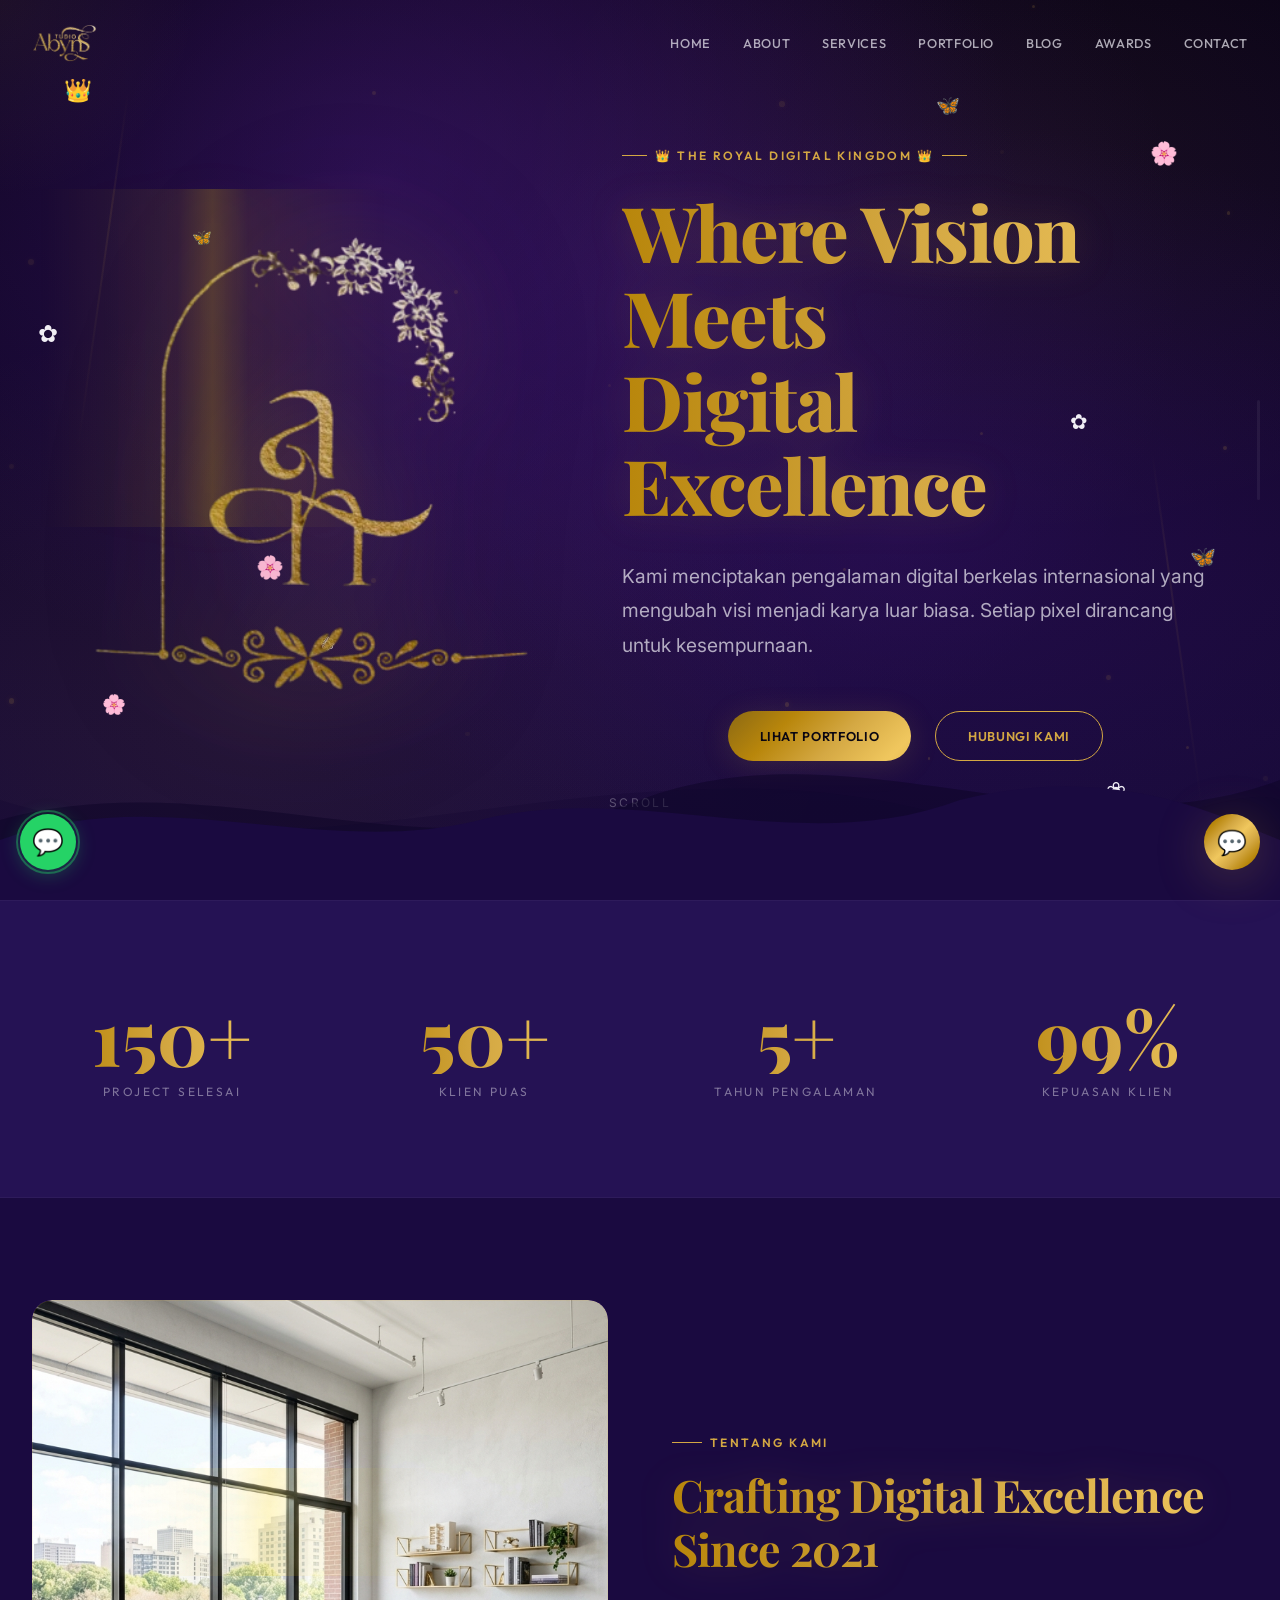
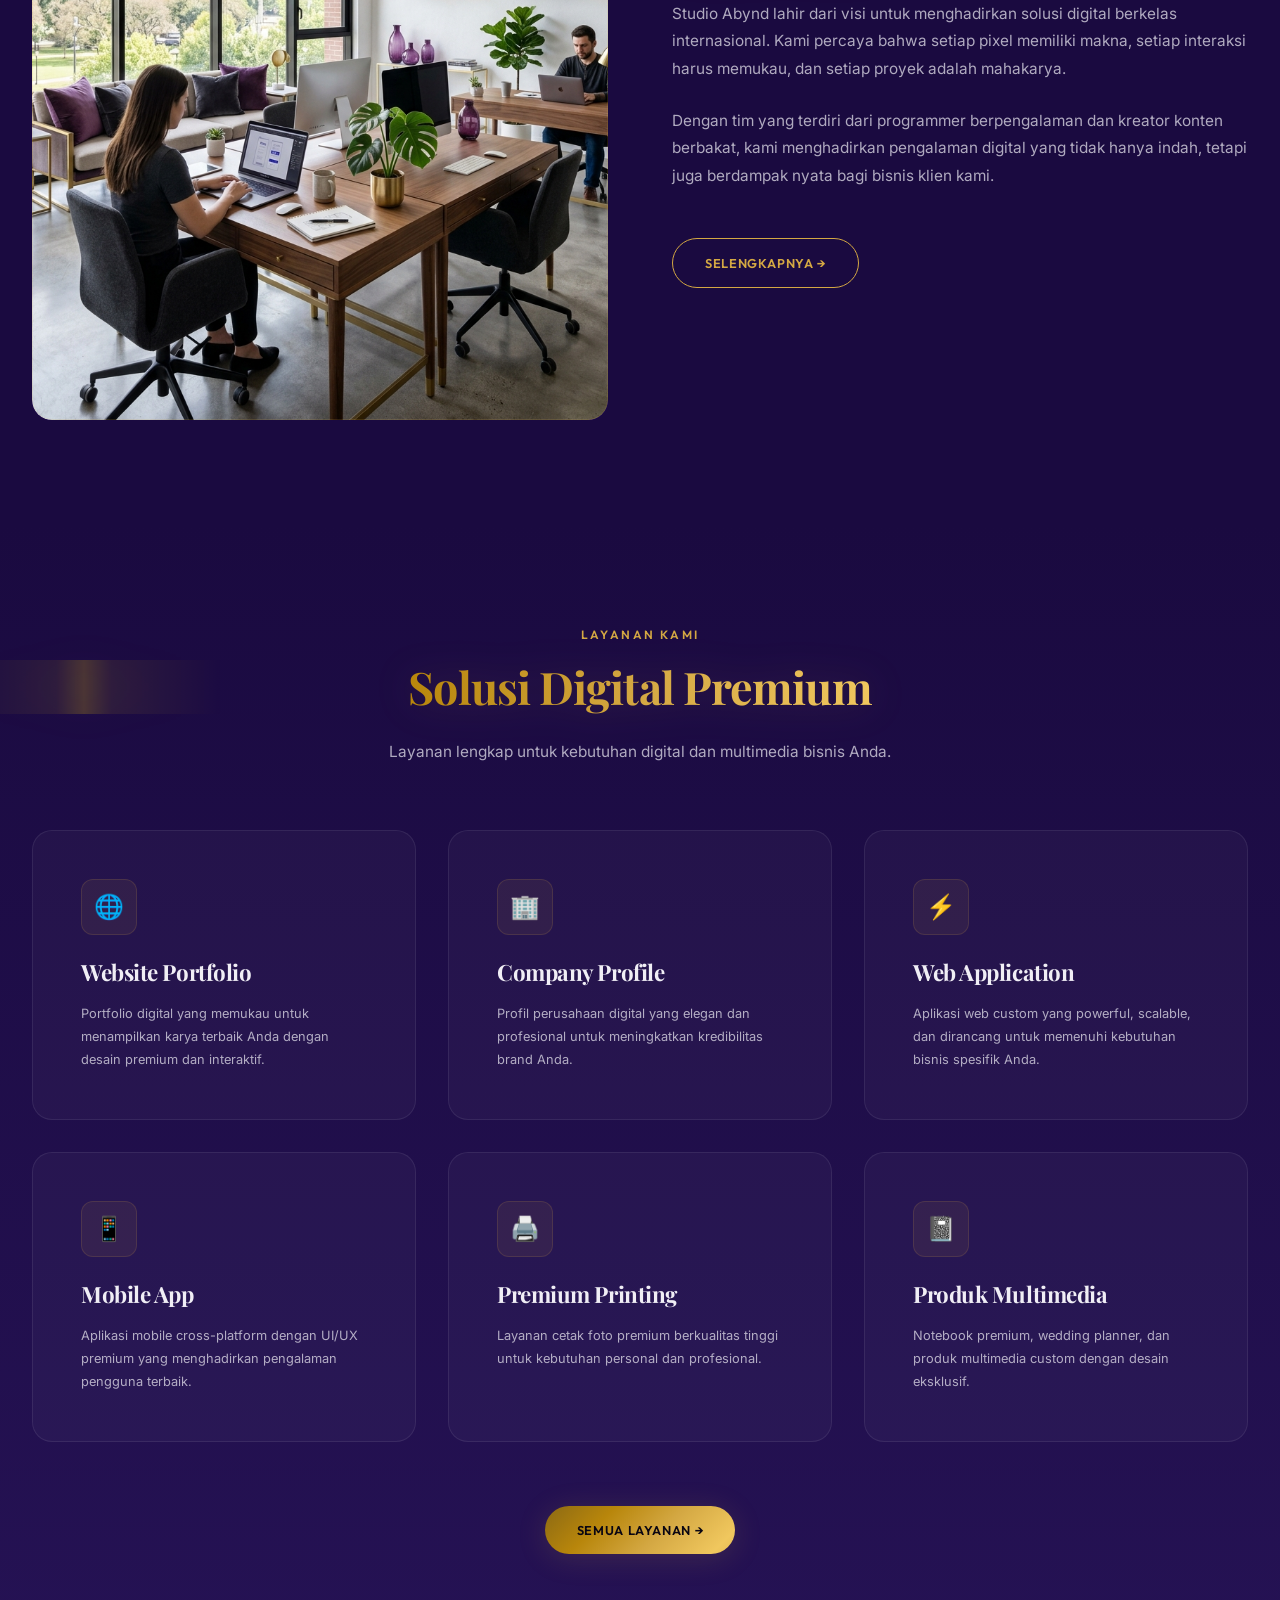
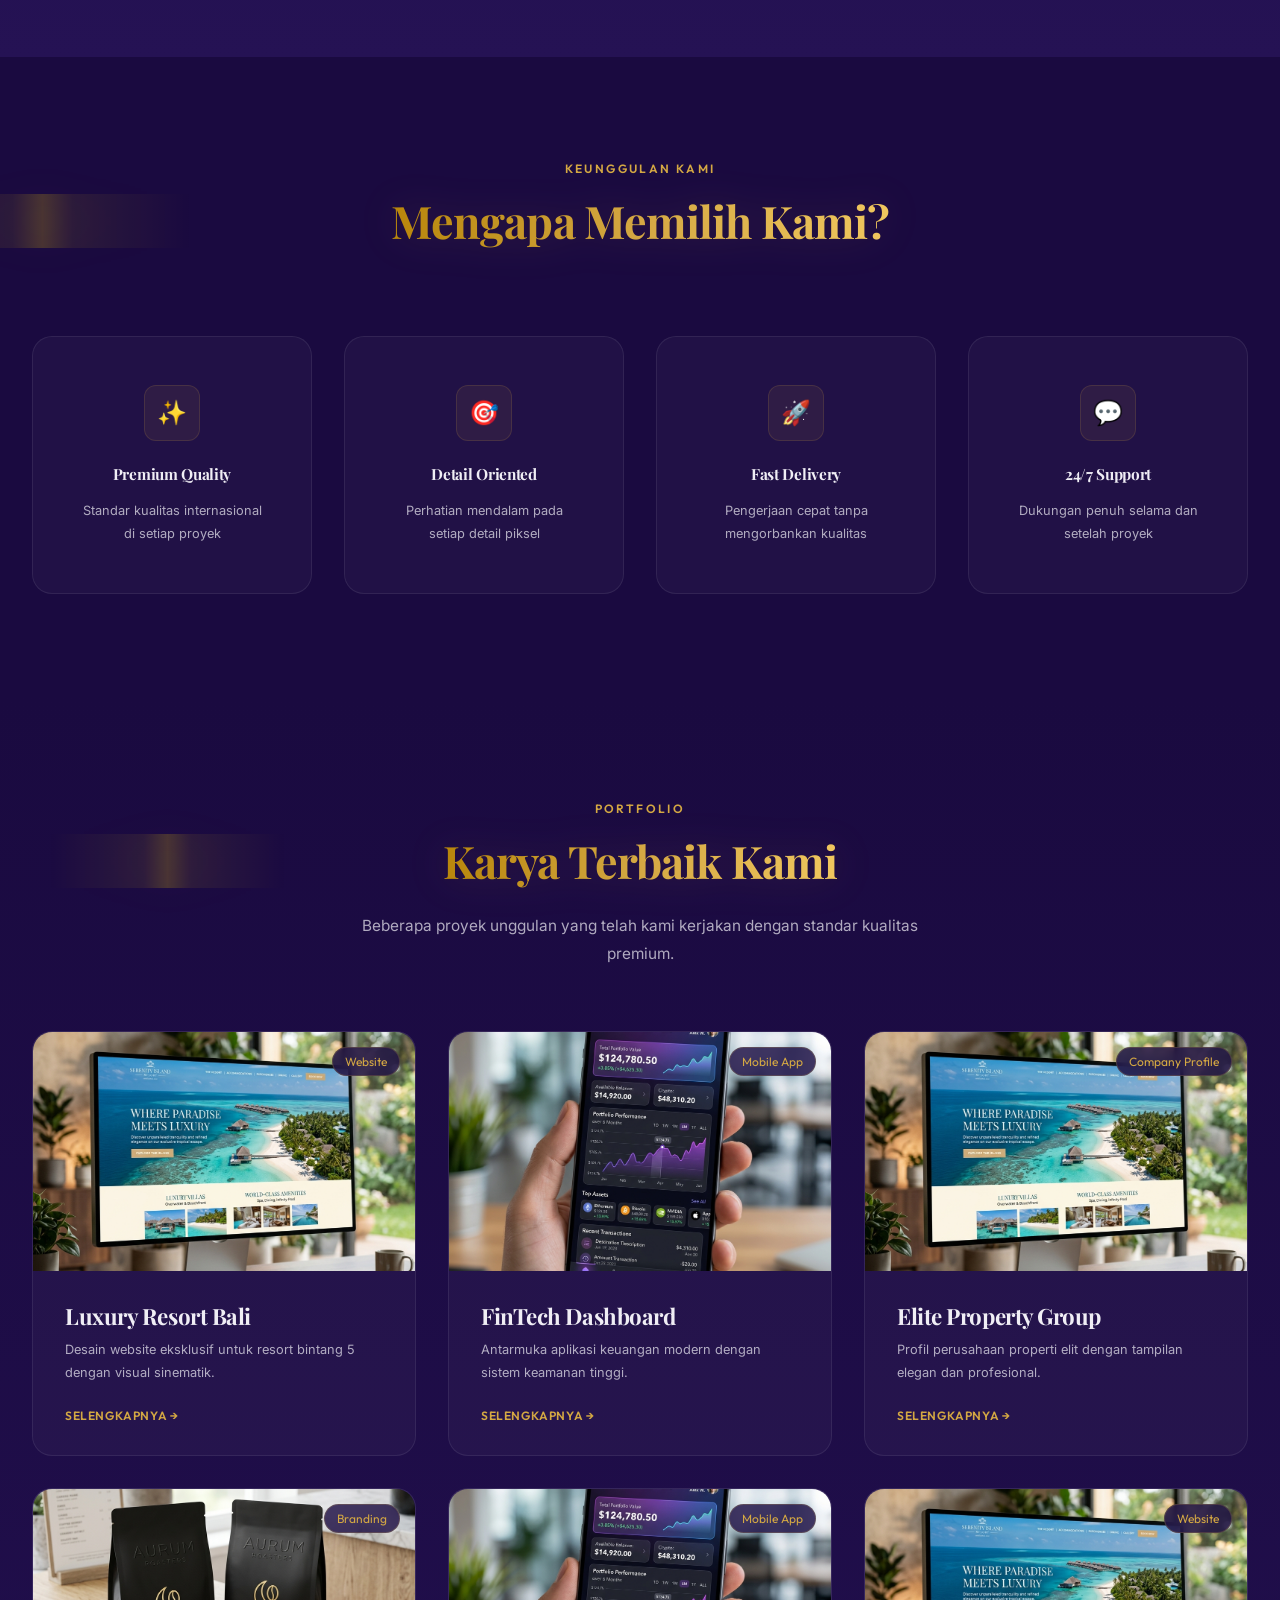
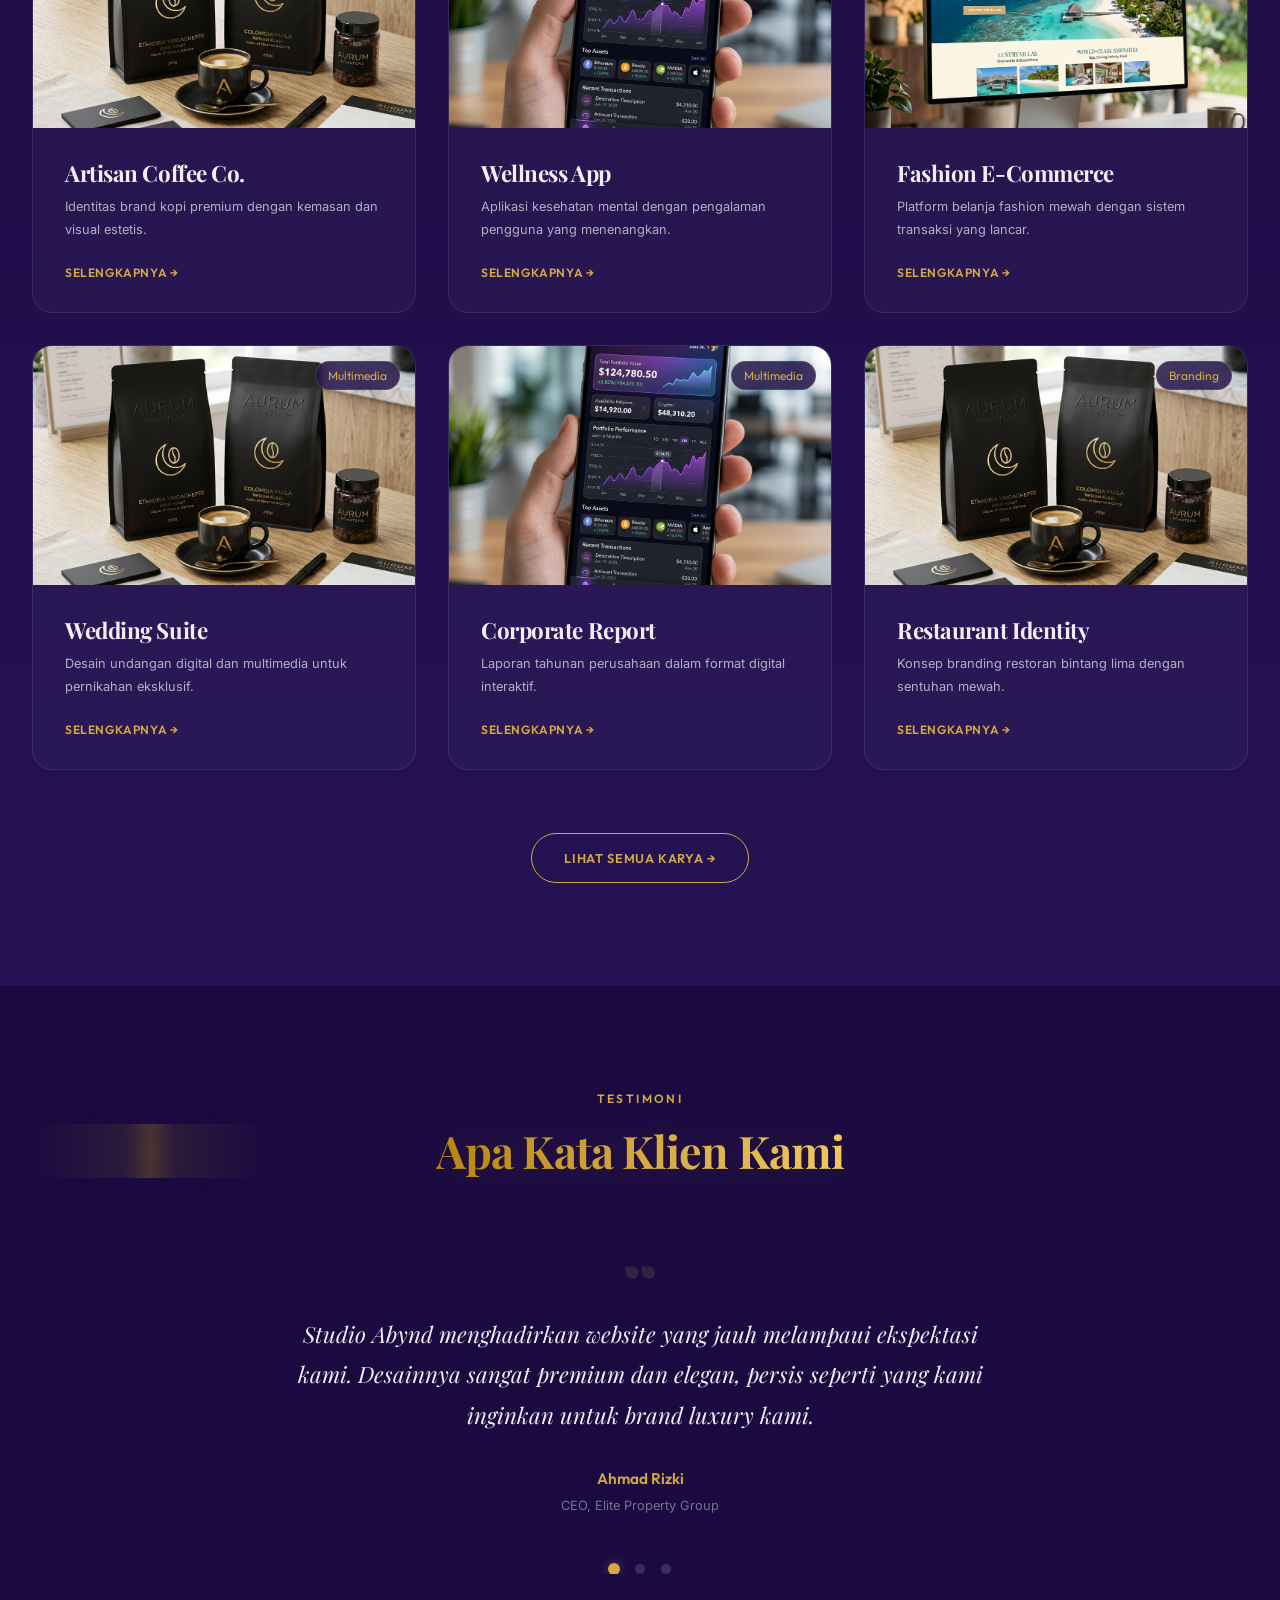
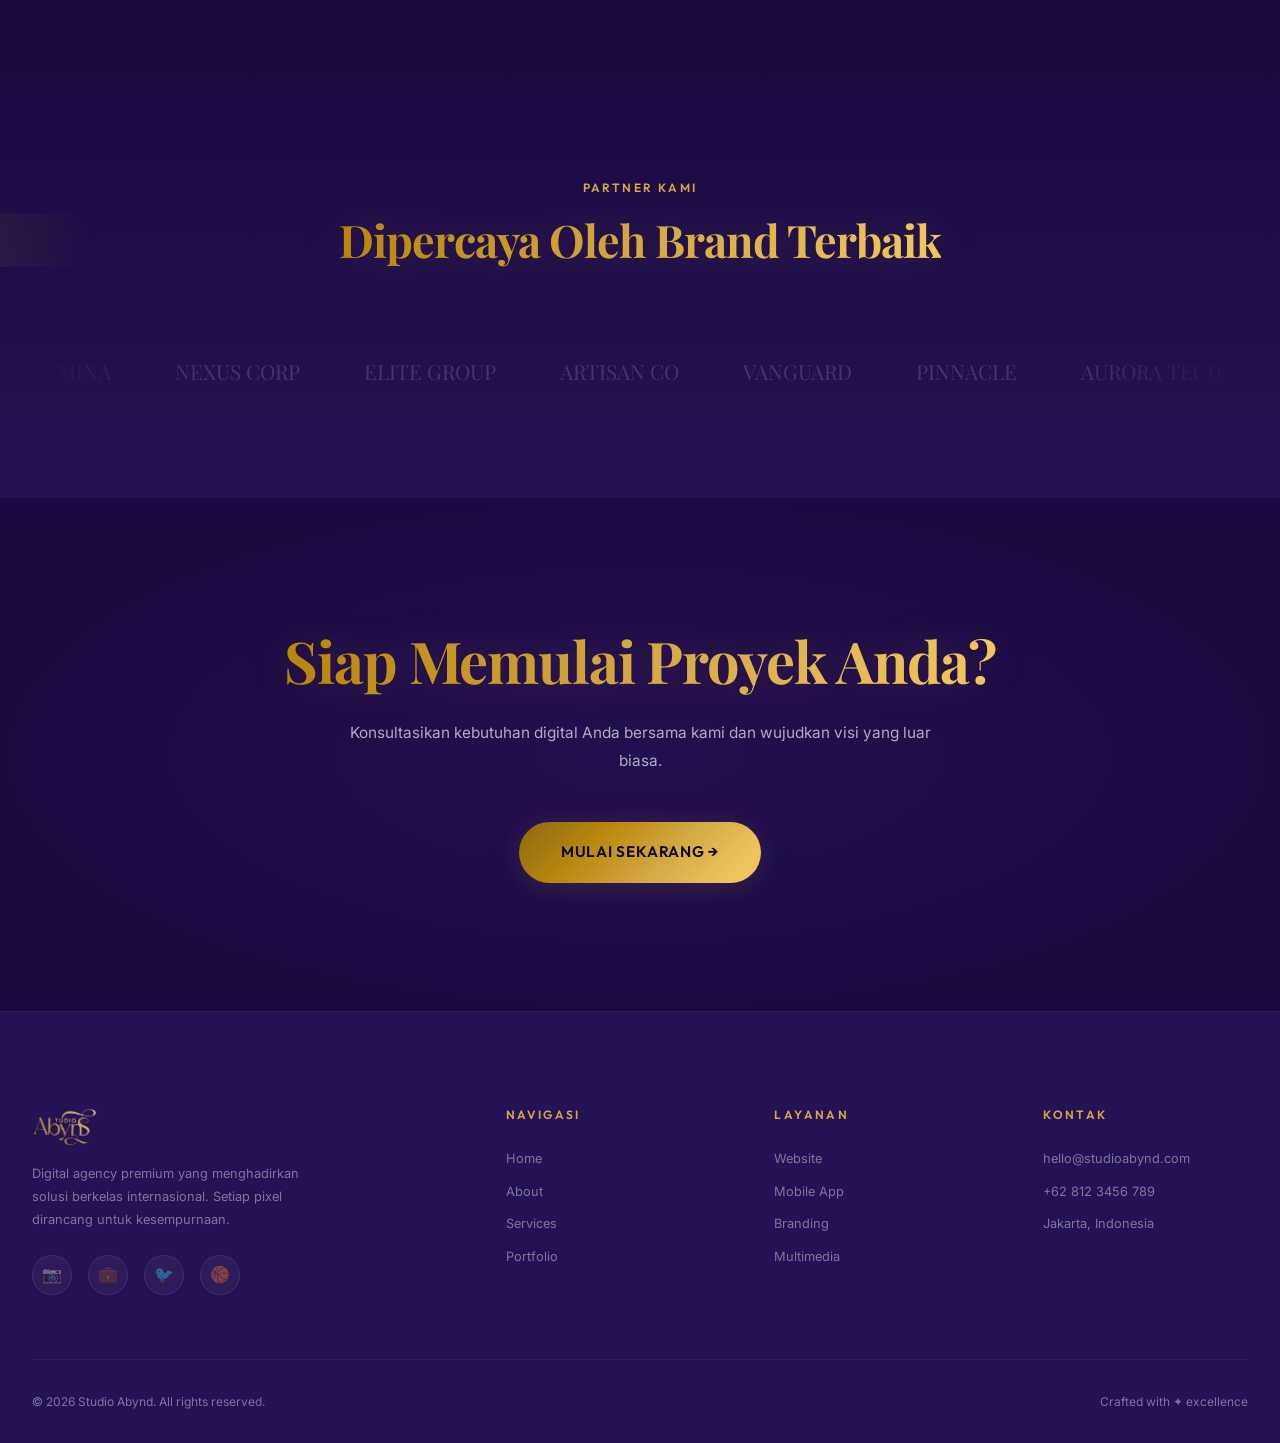
<file: index.html>
<!DOCTYPE html>
<html lang="id">
<head>
  <meta charset="UTF-8">
  <meta name="viewport" content="width=device-width, initial-scale=1.0">
  <title>Studio Abynd — Premium Digital Agency</title>
  <meta name="description" content="Studio Abynd adalah digital agency premium yang menghadirkan solusi website, mobile app, dan multimedia berkelas internasional.">
  <meta name="keywords" content="digital agency, web development, premium website, company profile, Studio Abynd">
  <meta name="author" content="Studio Abynd">
  <meta name="robots" content="index, follow">

  <!-- Open Graph -->
  <meta property="og:type" content="website">
  <meta property="og:title" content="Studio Abynd — Premium Digital Agency">
  <meta property="og:description" content="Digital agency premium yang menghadirkan solusi digital berkelas internasional.">
  <meta property="og:url" content="https://studioabynd.com">
  <meta property="og:site_name" content="Studio Abynd">

  <!-- Twitter Card -->
  <meta name="twitter:card" content="summary_large_image">
  <meta name="twitter:title" content="Studio Abynd — Premium Digital Agency">
  <meta name="twitter:description" content="Digital agency premium yang menghadirkan solusi digital berkelas internasional.">

  <!-- Favicon -->
  <link rel="icon" href="data:image/svg+xml,<svg xmlns='http://www.w3.org/2000/svg' viewBox='0 0 100 100'><text y='.9em' font-size='90'>✦</text></svg>">

  <!-- Base Path (auto-detect for XAMPP sub-dir vs GitHub Pages root) -->
  <script>
    (function(){
      var path = window.location.pathname;
      var base = '/';
      
      // Robust detection for GitHub Pages and subdirectories
      if (window.location.hostname.includes('github.io')) {
        var repo = path.split('/')[1];
        if (repo) base = '/' + repo + '/';
      } else if (path.includes('abynsstudio-company-profile')) {
        var match = path.match(/.*abynsstudio-company-profile\//);
        if (match) base = match[0];
      }
      
      document.write('<base href="' + base + '">');
      window.__BASE = base;
    })();
  </script>

  <!-- Preconnect -->
  <link rel="preconnect" href="https://fonts.googleapis.com">
  <link rel="preconnect" href="https://fonts.gstatic.com" crossorigin>

  <!-- Stylesheets -->
  <link rel="stylesheet" href="assets/css/main.css">
  <link rel="stylesheet" href="assets/css/animations.css">
  <link rel="stylesheet" href="assets/css/components.css">
  <link rel="stylesheet" href="assets/css/components2.css">
  <link rel="stylesheet" href="assets/css/components3.css">
  <link rel="stylesheet" href="assets/css/pages.css">
</head>
<body class="loading">

  <!-- ========== LOADER ========== -->
  <div id="loader" role="status" aria-label="Loading">
    <!-- Butterflies -->
    <div class="loader-butterflies" aria-hidden="true">
      <div class="butterfly bf-1">🦋</div>
      <div class="butterfly bf-2">🦋</div>
      <div class="butterfly bf-3">🦋</div>
      <div class="butterfly bf-4">🦋</div>
      <div class="butterfly bf-5">🦋</div>
    </div>
    <div class="loader-logo">
      <img src="assets/images/logo.png" alt="Studio Abynd" class="loader-logo-img">
    </div>
    <div class="loader-bar-container">
      <div class="loader-bar"></div>
    </div>
    <div class="loader-text">Preparing The Kingdom</div>
  </div>

  <!-- ========== CURSOR GLOW ========== -->
  <div id="cursor-glow" aria-hidden="true"></div>

  <!-- ========== SCROLL PROGRESS ========== -->
  <div id="scroll-progress" aria-hidden="true"></div>
  <div id="scroll-progress-side" aria-hidden="true">
    <div class="fill"></div>
  </div>

  <!-- ========== NAVBAR ========== -->
  <header>
    <nav id="navbar" aria-label="Main navigation">
      <div class="nav-inner">
        <a href="./" class="nav-logo nav-internal" aria-label="Studio Abynd Home">
          <img src="assets/images/logo.png" alt="Studio Abynd" class="nav-logo-img">
        </a>
        <div class="nav-links" id="nav-links">
          <a href="./" class="nav-link nav-internal">Home</a>
          <a href="about" class="nav-link nav-internal">About</a>
          <a href="services" class="nav-link nav-internal">Services</a>
          <a href="portfolio" class="nav-link nav-internal">Portfolio</a>
          <a href="blog" class="nav-link nav-internal">Blog</a>
          <a href="awards" class="nav-link nav-internal">Awards</a>
          <a href="contact" class="nav-link nav-internal">Contact</a>
        </div>
        <button class="nav-toggle" aria-label="Toggle menu" aria-expanded="false">
          <span></span>
          <span></span>
          <span></span>
        </button>
      </div>
    </nav>
    <div class="nav-overlay" id="nav-overlay"></div>
  </header>

  <!-- ========== MAIN CONTENT ========== -->
  <main id="main-content" role="main">
    <!-- Content rendered by JavaScript SPA Router -->
  </main>

  <!-- ========== FOOTER ========== -->
  <footer id="footer">
    <div class="container">
      <div class="footer-grid">
        <div class="footer-brand">
          <a href="./" class="nav-logo nav-internal" style="font-size:1.4rem;">
            <img src="assets/images/logo.png" alt="Studio Abynd" class="nav-logo-img">
          </a>
          <p>Digital agency premium yang menghadirkan solusi berkelas internasional. Setiap pixel dirancang untuk kesempurnaan.</p>
          <div class="footer-socials">
            <a href="#" class="footer-social-link" aria-label="Instagram" title="Instagram">📷</a>
            <a href="#" class="footer-social-link" aria-label="LinkedIn" title="LinkedIn">💼</a>
            <a href="#" class="footer-social-link" aria-label="Twitter" title="Twitter">🐦</a>
            <a href="#" class="footer-social-link" aria-label="Dribbble" title="Dribbble">🏀</a>
          </div>
        </div>
        <div>
          <h4 class="footer-title">Navigasi</h4>
          <ul class="footer-links">
            <li><a href="./" class="nav-internal">Home</a></li>
            <li><a href="about" class="nav-internal">About</a></li>
            <li><a href="services" class="nav-internal">Services</a></li>
            <li><a href="portfolio" class="nav-internal">Portfolio</a></li>
          </ul>
        </div>
        <div>
          <h4 class="footer-title">Layanan</h4>
          <ul class="footer-links">
            <li><a href="services" class="nav-internal">Website</a></li>
            <li><a href="services" class="nav-internal">Mobile App</a></li>
            <li><a href="services" class="nav-internal">Branding</a></li>
            <li><a href="services" class="nav-internal">Multimedia</a></li>
          </ul>
        </div>
        <div>
          <h4 class="footer-title">Kontak</h4>
          <ul class="footer-links">
            <li><a href="mailto:hello@studioabynd.com">hello@studioabynd.com</a></li>
            <li><a href="tel:+6281234567890">+62 812 3456 789</a></li>
            <li><a href="contact" class="nav-internal">Jakarta, Indonesia</a></li>
          </ul>
        </div>
      </div>
      <div class="footer-bottom">
        <span>&copy; 2026 Studio Abynd. All rights reserved.</span>
        <span>Crafted with ✦ excellence</span>
      </div>
    </div>
  </footer>

  <!-- ========== CHATBOT ========== -->
  <div id="chatbot" aria-label="Chat assistant">
    <div class="chatbot-header">
      <div class="chatbot-header-info">
        <div class="chatbot-avatar">✦</div>
        <div>
          <div class="chatbot-name">Studio Abynd</div>
          <div class="chatbot-status">Online</div>
        </div>
      </div>
      <button class="chatbot-close" aria-label="Close chat">&times;</button>
    </div>
    <div class="chatbot-messages">
      <div class="chat-msg bot">Halo! 👋 Selamat datang di Studio Abynd. Ada yang bisa kami bantu hari ini?</div>
    </div>
    <div class="chatbot-input-wrap">
      <input type="text" class="chatbot-input" placeholder="Ketik pesan..." aria-label="Chat message">
      <button class="chatbot-send">Kirim</button>
    </div>
  </div>
  <button id="chatbot-toggle" aria-label="Buka chat">💬</button>

  <!-- ========== WHATSAPP ========== -->
  <a id="whatsapp-btn" href="https://wa.me/6281234567890" target="_blank" rel="noopener noreferrer" aria-label="Chat WhatsApp" title="Chat via WhatsApp">
    <span class="whatsapp-pulse" aria-hidden="true"></span>
    💬
  </a>

  <!-- ========== SCROLL TO TOP ========== -->
  <button id="scroll-top" aria-label="Scroll to top" title="Kembali ke atas">↑</button>

  <!-- Project Modal -->
  <div id="project-modal" class="project-modal">
    <div class="modal-overlay" onclick="window.hideProjectModal()"></div>
    <div class="modal-container">
      <div class="modal-close" onclick="window.hideProjectModal()">✕</div>
      <div id="modal-content" class="modal-content-wrap">
        <!-- Content injected via JS -->
      </div>
    </div>
  </div>

  <!-- ========== SCRIPTS ========== -->
  <script src="assets/js/effects.js" defer></script>
  <script src="assets/js/animations.js" defer></script>
  <script src="assets/js/components.js" defer></script>
  <script src="assets/js/page-home.js" defer></script>
  <script src="assets/js/page-about.js" defer></script>
  <script src="assets/js/page-services.js" defer></script>
  <script src="assets/js/page-others.js" defer></script>
  <script src="assets/js/page-blog.js" defer></script>
  <script src="assets/js/app.js" defer></script>
</body>
</html>
</file>
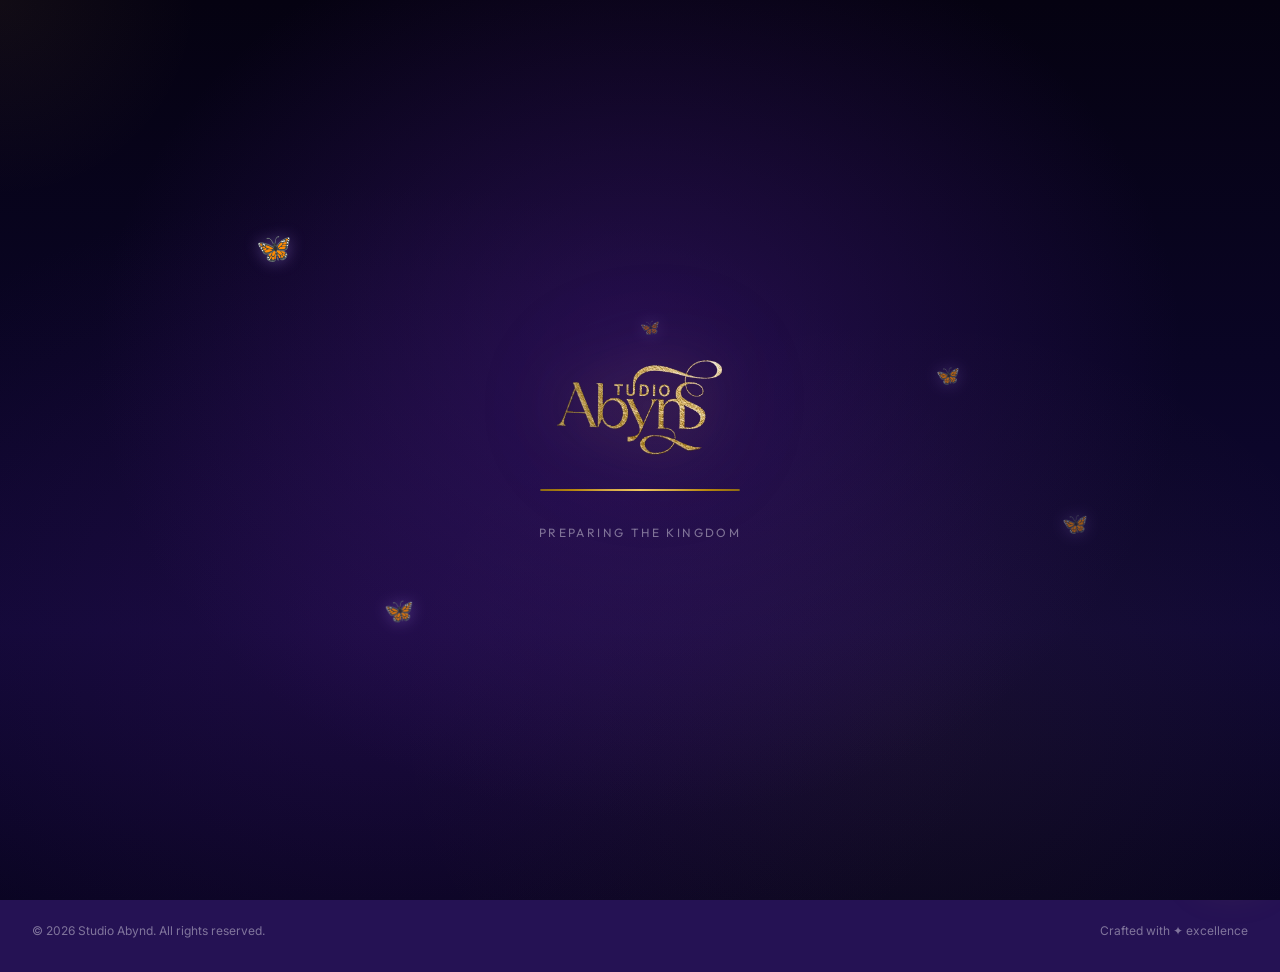
<file: about/index.html>
<!DOCTYPE html>
<html lang="id">
<head>
  <meta charset="UTF-8">
  <meta name="viewport" content="width=device-width, initial-scale=1.0">
  <title>About — Studio Abynd</title>
  <meta name="description" content="Kenali lebih dekat Studio Abynd, digital agency premium Indonesia.">
  <link rel="icon" href="data:image/svg+xml,<svg xmlns='http://www.w3.org/2000/svg' viewBox='0 0 100 100'><text y='.9em' font-size='90'>✦</text></svg>">
  <script>
    var path = window.location.pathname;
    var repo = path.split('/')[1];
    var root = (window.location.hostname.includes('github.io') && repo) ? '/' + repo + '/' : '/';
    sessionStorage.setItem('route', path);
    window.location.replace(root);
  </script>
</head>
<body>
  <noscript><h1>About — Studio Abynd</h1><p>Kenali lebih dekat Studio Abynd, digital agency premium Indonesia.</p><p><a href="/">Go to homepage</a></p></noscript>
</body>
</html>
</file>
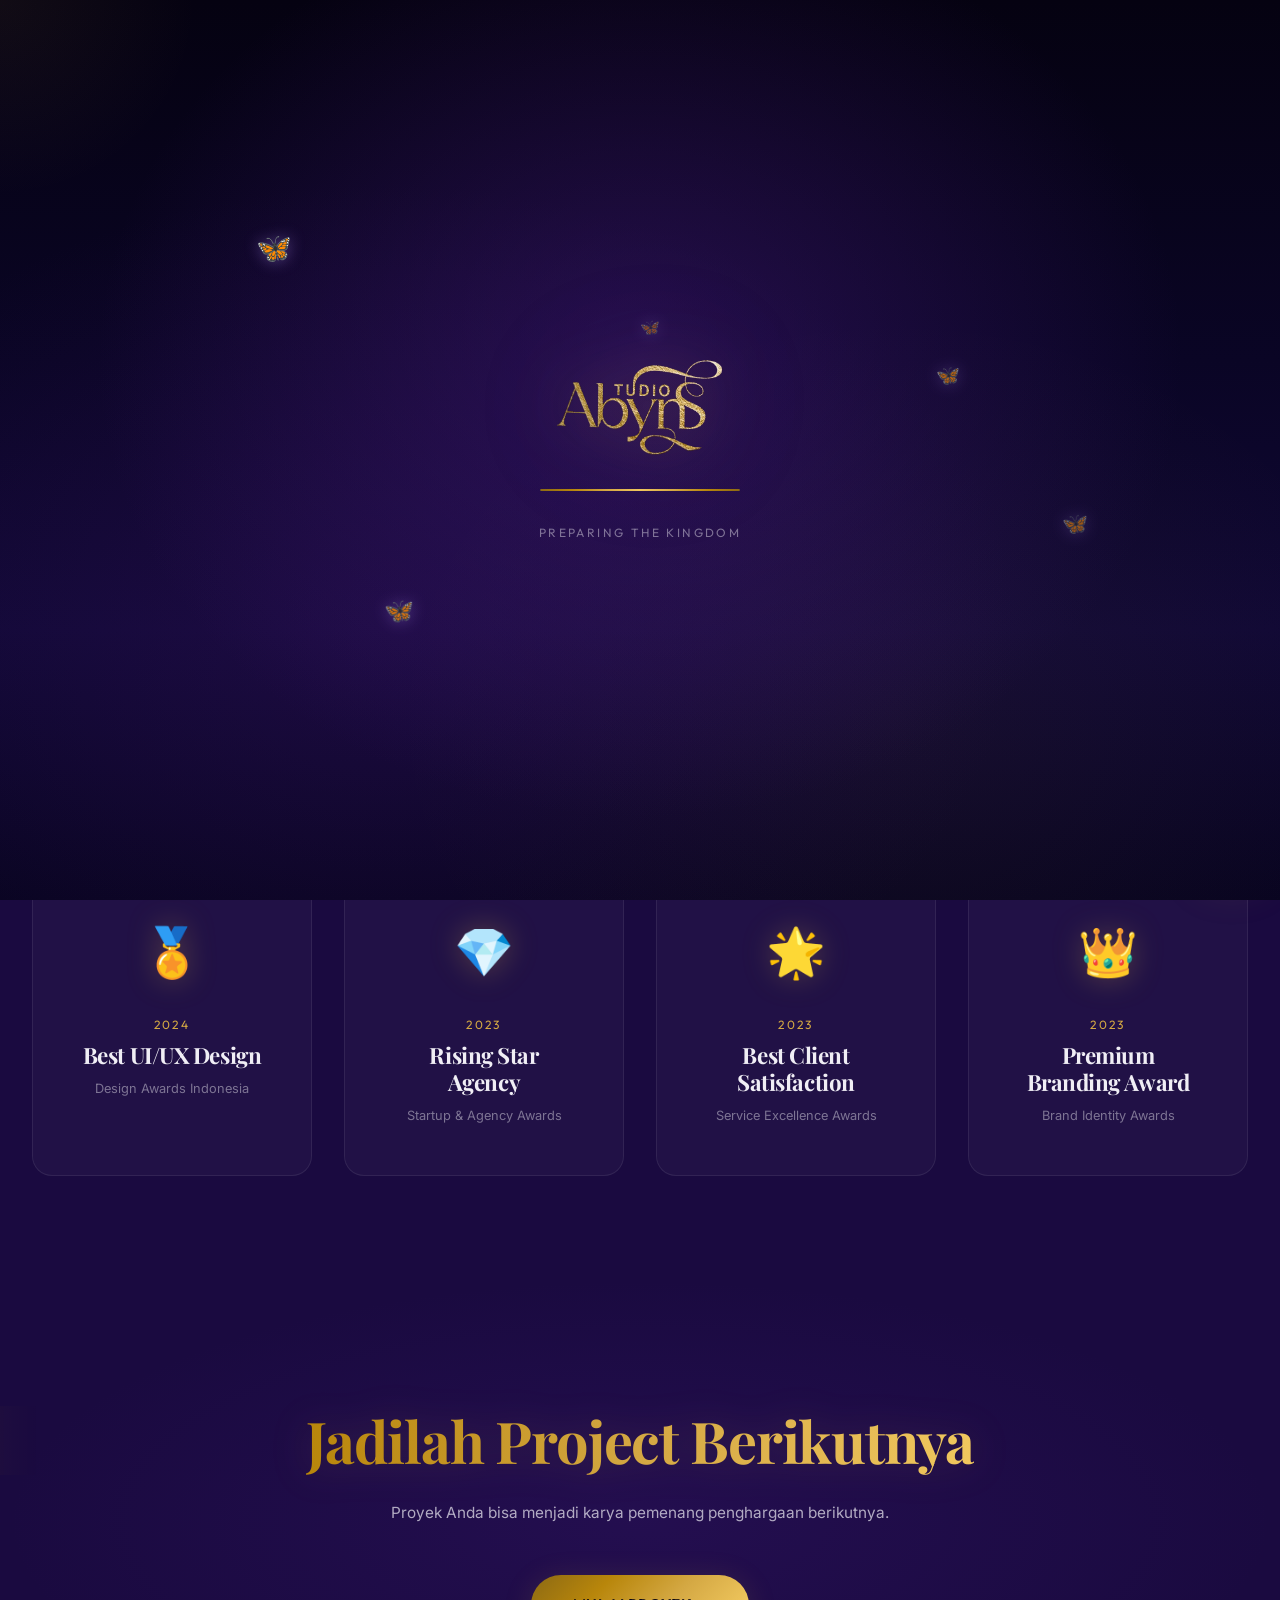
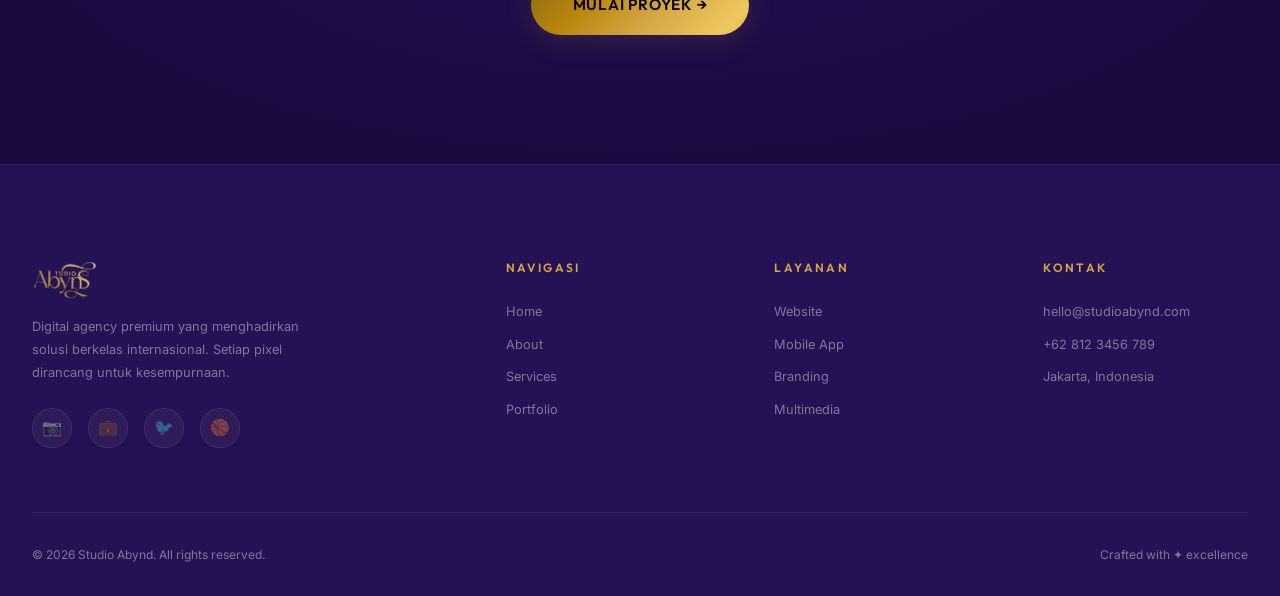
<file: awards/index.html>
﻿<!DOCTYPE html>
<html lang="id">
<head>
  <meta charset="UTF-8">
  <meta name="viewport" content="width=device-width, initial-scale=1.0">
  <title>Awards — Studio Abynd</title>
  <meta name="description" content="Penghargaan dan pengakuan Studio Abynd.">
  <link rel="icon" href="data:image/svg+xml,<svg xmlns='http://www.w3.org/2000/svg' viewBox='0 0 100 100'><text y='.9em' font-size='90'>✦</text></svg>">
  <script>sessionStorage.setItem('route','/awards');window.location.replace('/');</script>
</head>
<body>
  <noscript><h1>Awards — Studio Abynd</h1><p>Penghargaan dan pengakuan Studio Abynd.</p><p><a href="/">Go to homepage</a></p></noscript>
</body>
</html>
</file>
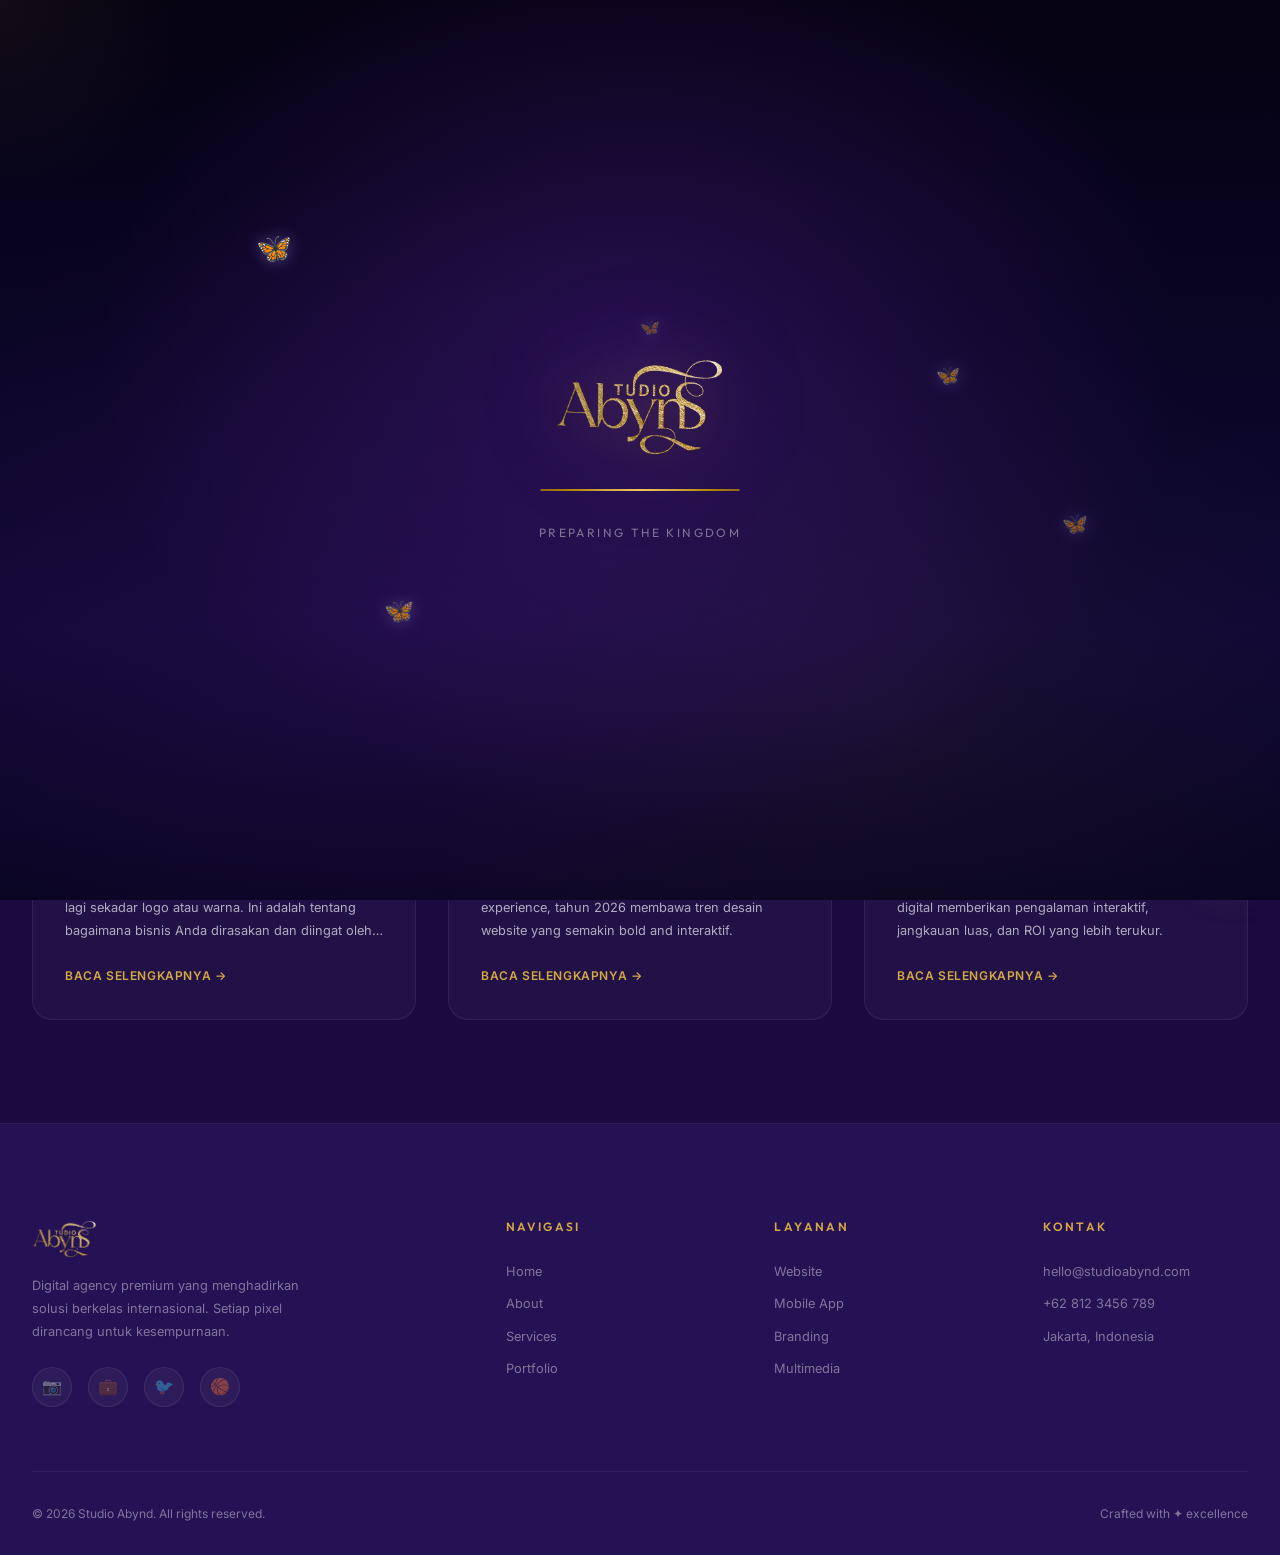
<file: blog/index.html>
﻿<!DOCTYPE html>
<html lang="id">
<head>
  <meta charset="UTF-8">
  <meta name="viewport" content="width=device-width, initial-scale=1.0">
  <title>Blog — Studio Abynd</title>
  <meta name="description" content="Insight, tips, dan tren digital terbaru dari Studio Abynd.">
  <link rel="icon" href="data:image/svg+xml,<svg xmlns='http://www.w3.org/2000/svg' viewBox='0 0 100 100'><text y='.9em' font-size='90'>✦</text></svg>">
  <script>sessionStorage.setItem('route','/blog');window.location.replace('/');</script>
</head>
<body>
  <noscript><h1>Blog — Studio Abynd</h1><p>Insight, tips, dan tren digital terbaru dari Studio Abynd.</p><p><a href="/">Go to homepage</a></p></noscript>
</body>
</html>
</file>
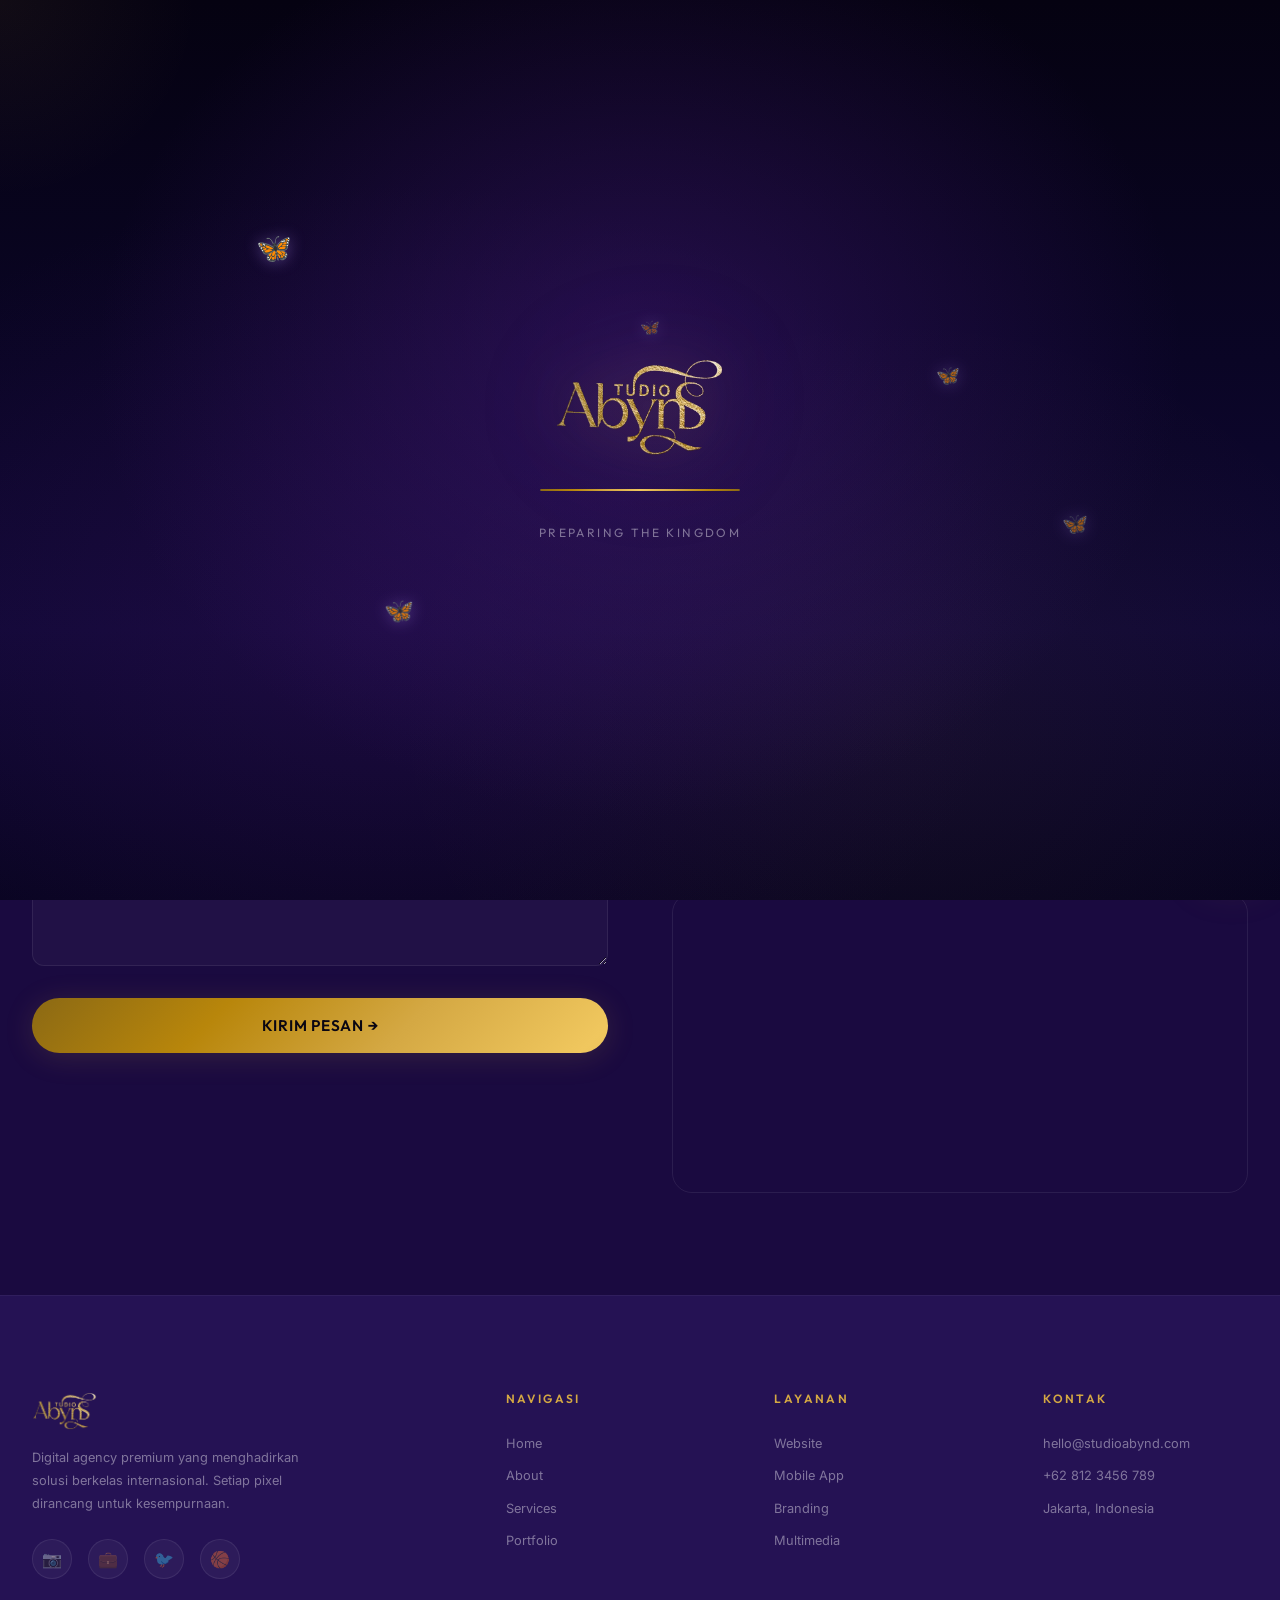
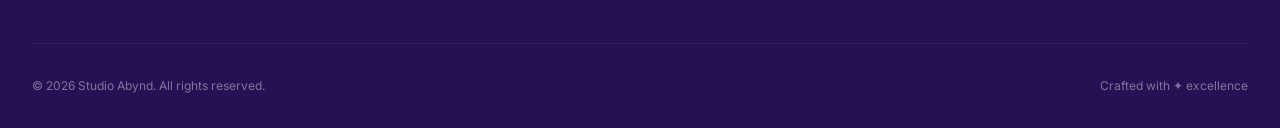
<file: contact/index.html>
﻿<!DOCTYPE html>
<html lang="id">
<head>
  <meta charset="UTF-8">
  <meta name="viewport" content="width=device-width, initial-scale=1.0">
  <title>Contact — Studio Abynd</title>
  <meta name="description" content="Hubungi Studio Abynd untuk konsultasi proyek digital.">
  <link rel="icon" href="data:image/svg+xml,<svg xmlns='http://www.w3.org/2000/svg' viewBox='0 0 100 100'><text y='.9em' font-size='90'>✦</text></svg>">
  <script>sessionStorage.setItem('route','/contact');window.location.replace('/');</script>
</head>
<body>
  <noscript><h1>Contact — Studio Abynd</h1><p>Hubungi Studio Abynd untuk konsultasi proyek digital.</p><p><a href="/">Go to homepage</a></p></noscript>
</body>
</html>
</file>
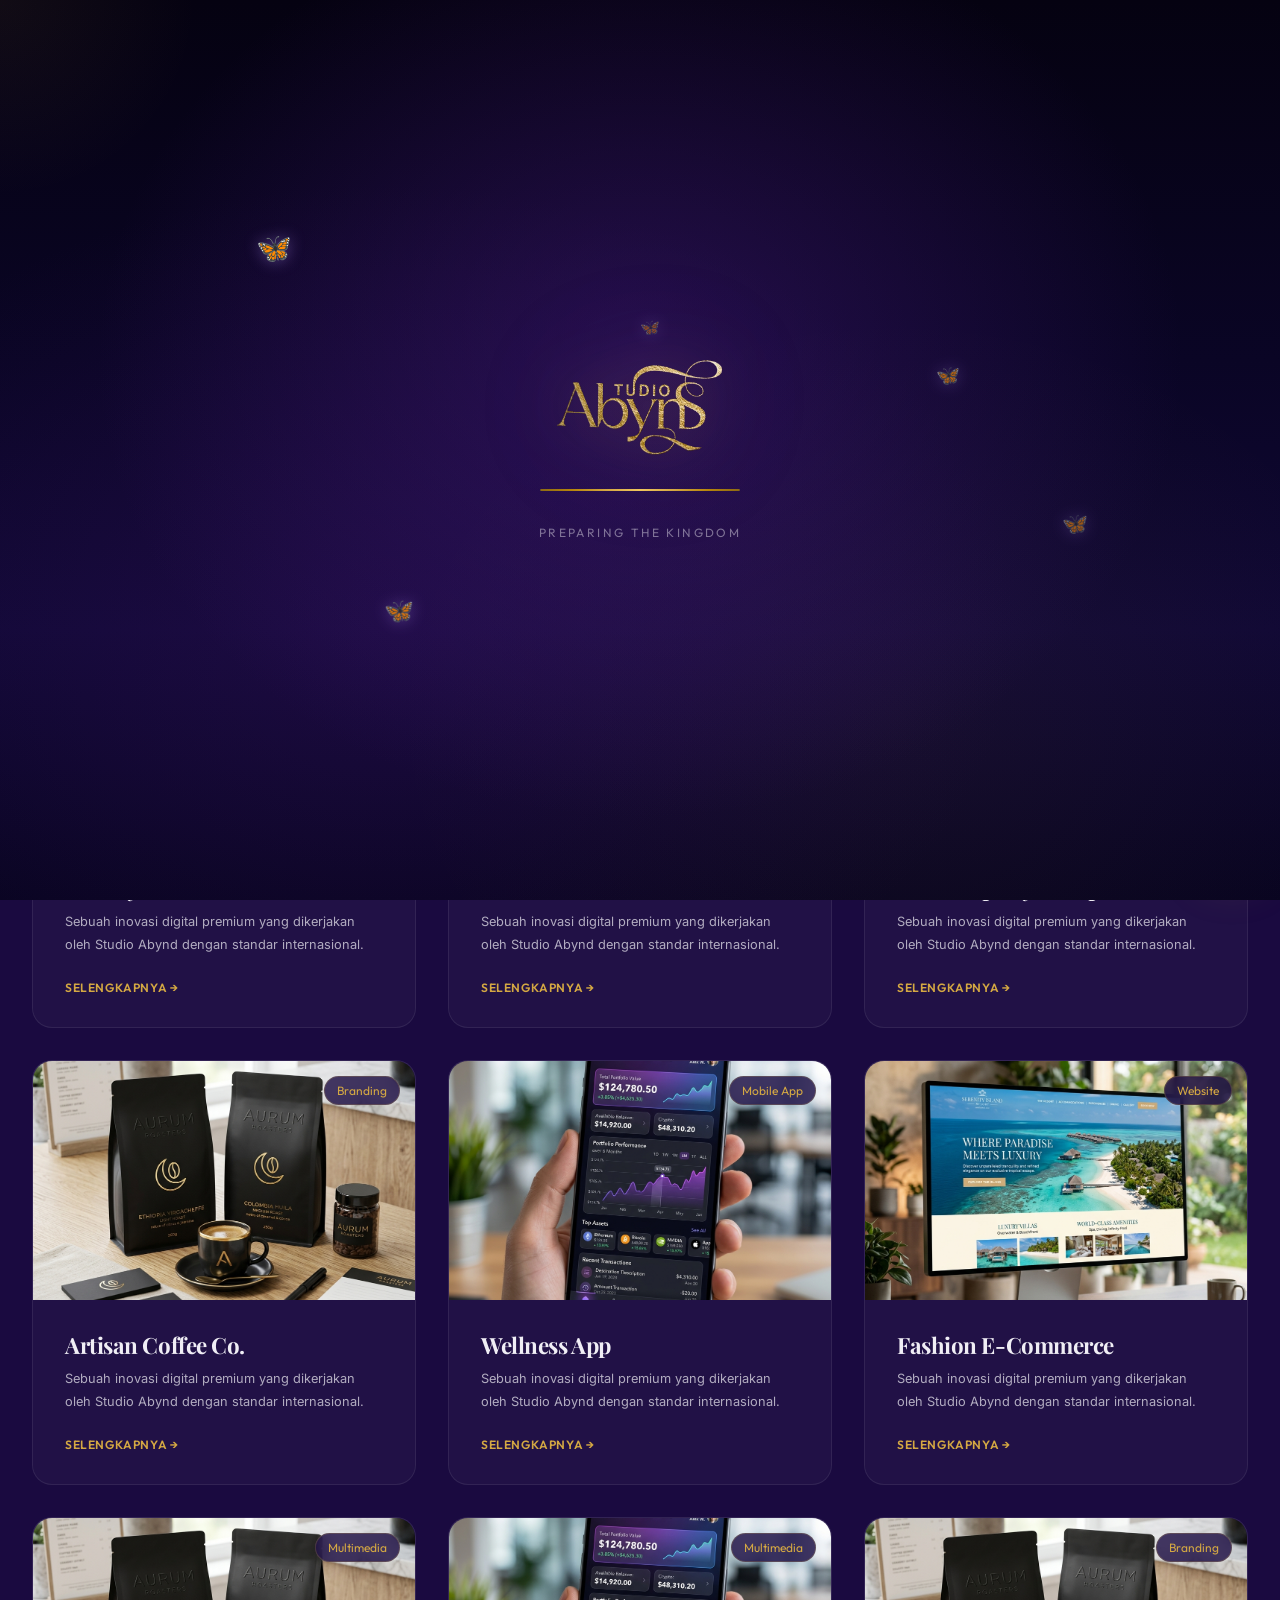
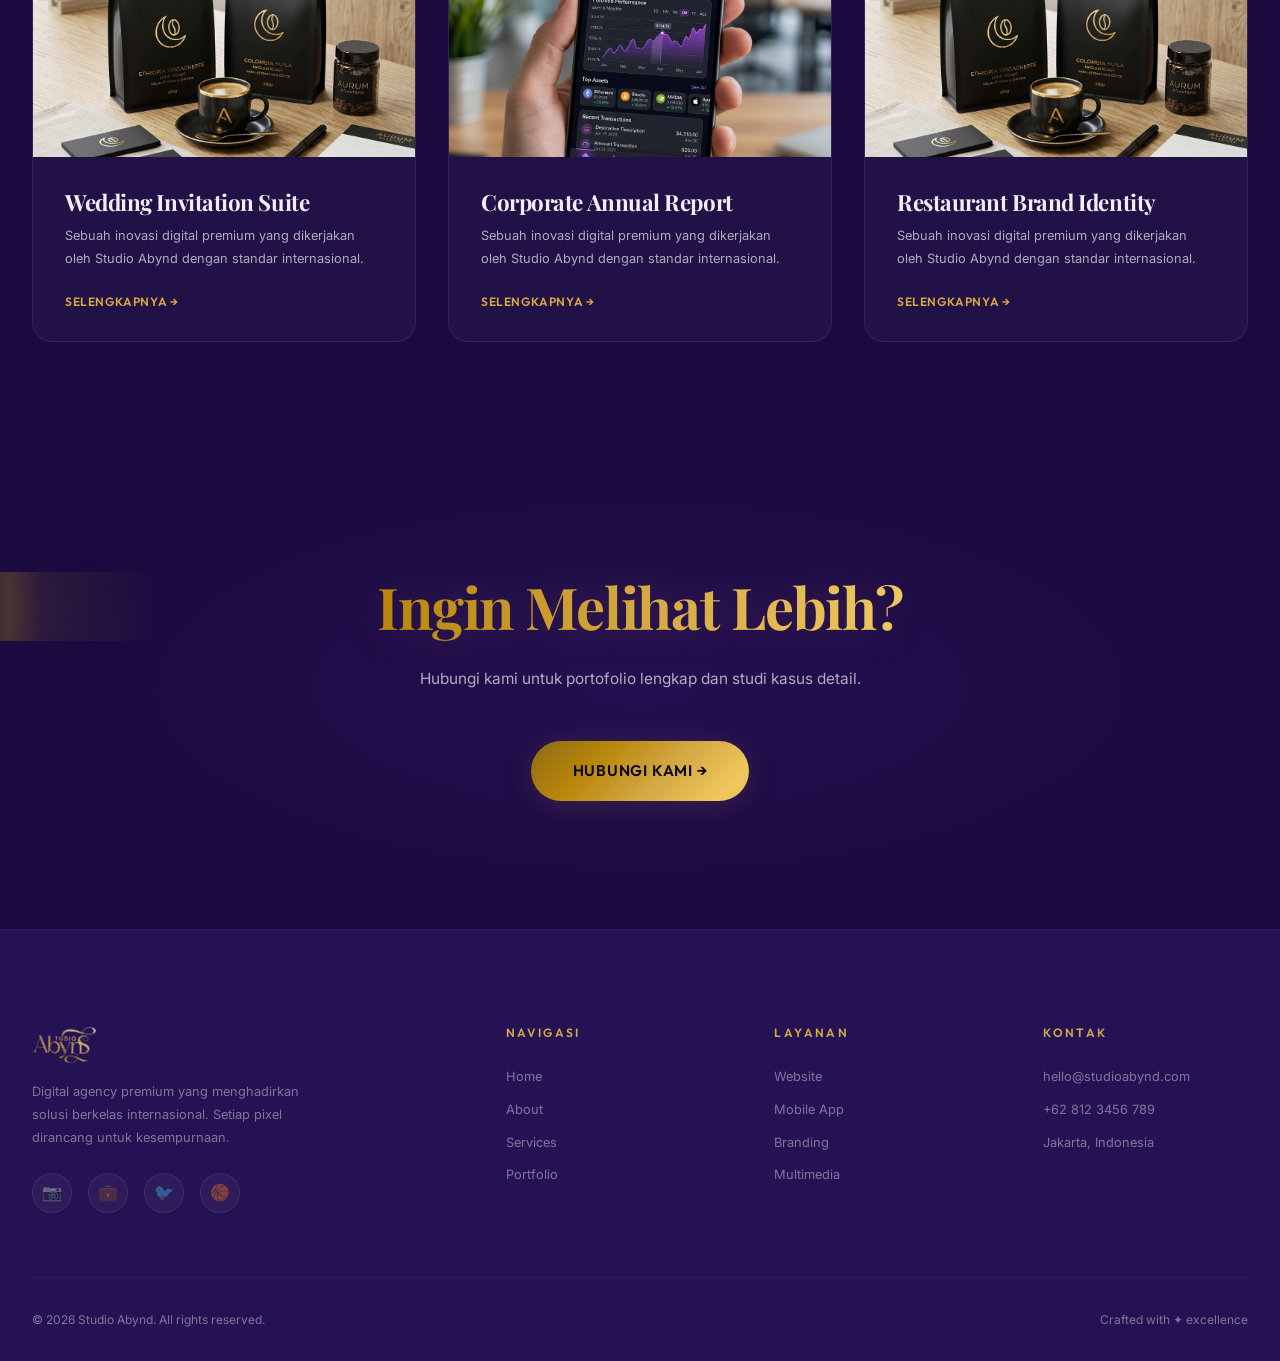
<file: portfolio/index.html>
﻿<!DOCTYPE html>
<html lang="id">
<head>
  <meta charset="UTF-8">
  <meta name="viewport" content="width=device-width, initial-scale=1.0">
  <title>Portfolio — Studio Abynd</title>
  <meta name="description" content="Koleksi proyek premium Studio Abynd.">
  <link rel="icon" href="data:image/svg+xml,<svg xmlns='http://www.w3.org/2000/svg' viewBox='0 0 100 100'><text y='.9em' font-size='90'>✦</text></svg>">
  <script>sessionStorage.setItem('route','/portfolio');window.location.replace('/');</script>
</head>
<body>
  <noscript><h1>Portfolio — Studio Abynd</h1><p>Koleksi proyek premium Studio Abynd.</p><p><a href="/">Go to homepage</a></p></noscript>
</body>
</html>
</file>
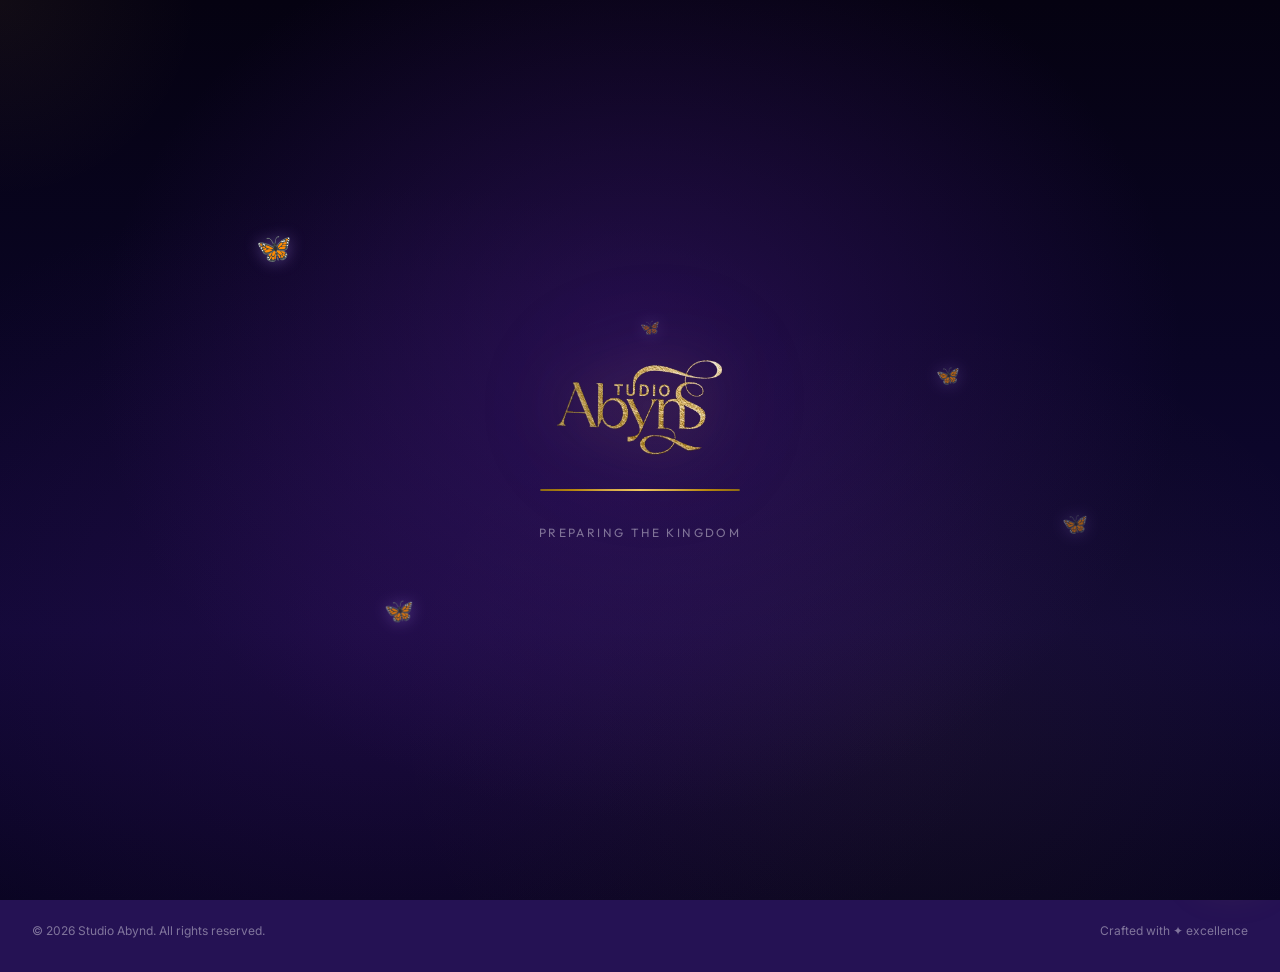
<file: services/index.html>
<!DOCTYPE html>
<html lang="id">
<head>
  <meta charset="UTF-8">
  <meta name="viewport" content="width=device-width, initial-scale=1.0">
  <title>Services — Studio Abynd</title>
  <meta name="description" content="Layanan digital premium Studio Abynd: website, mobile app, printing, multimedia.">
  <link rel="icon" href="data:image/svg+xml,<svg xmlns='http://www.w3.org/2000/svg' viewBox='0 0 100 100'><text y='.9em' font-size='90'>✦</text></svg>">
  <script>
    var path = window.location.pathname;
    var repo = path.split('/')[1];
    var root = (window.location.hostname.includes('github.io') && repo) ? '/' + repo + '/' : '/';
    sessionStorage.setItem('route', path);
    window.location.replace(root);
  </script>
</head>
<body>
  <noscript><h1>Services — Studio Abynd</h1><p>Layanan digital premium Studio Abynd: website, mobile app, printing, multimedia.</p><p><a href="/">Go to homepage</a></p></noscript>
</body>
</html>
</file>
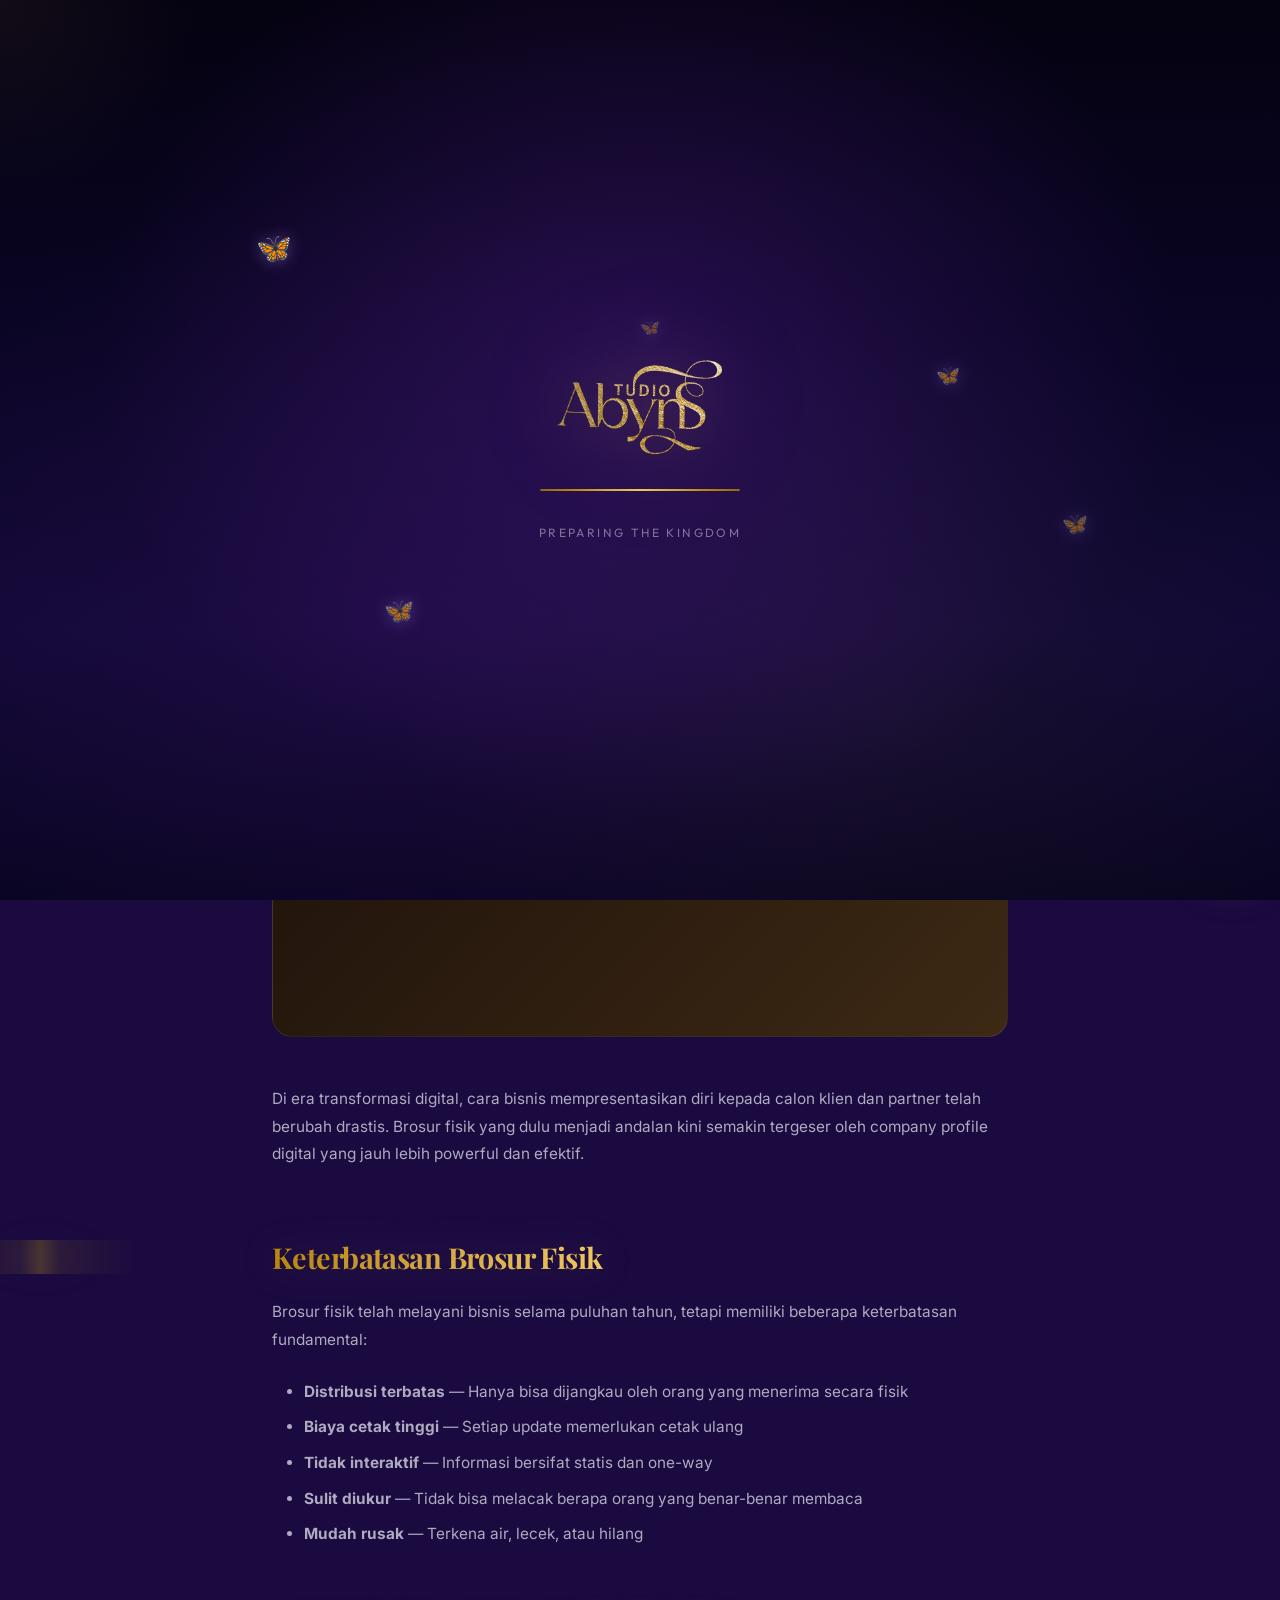
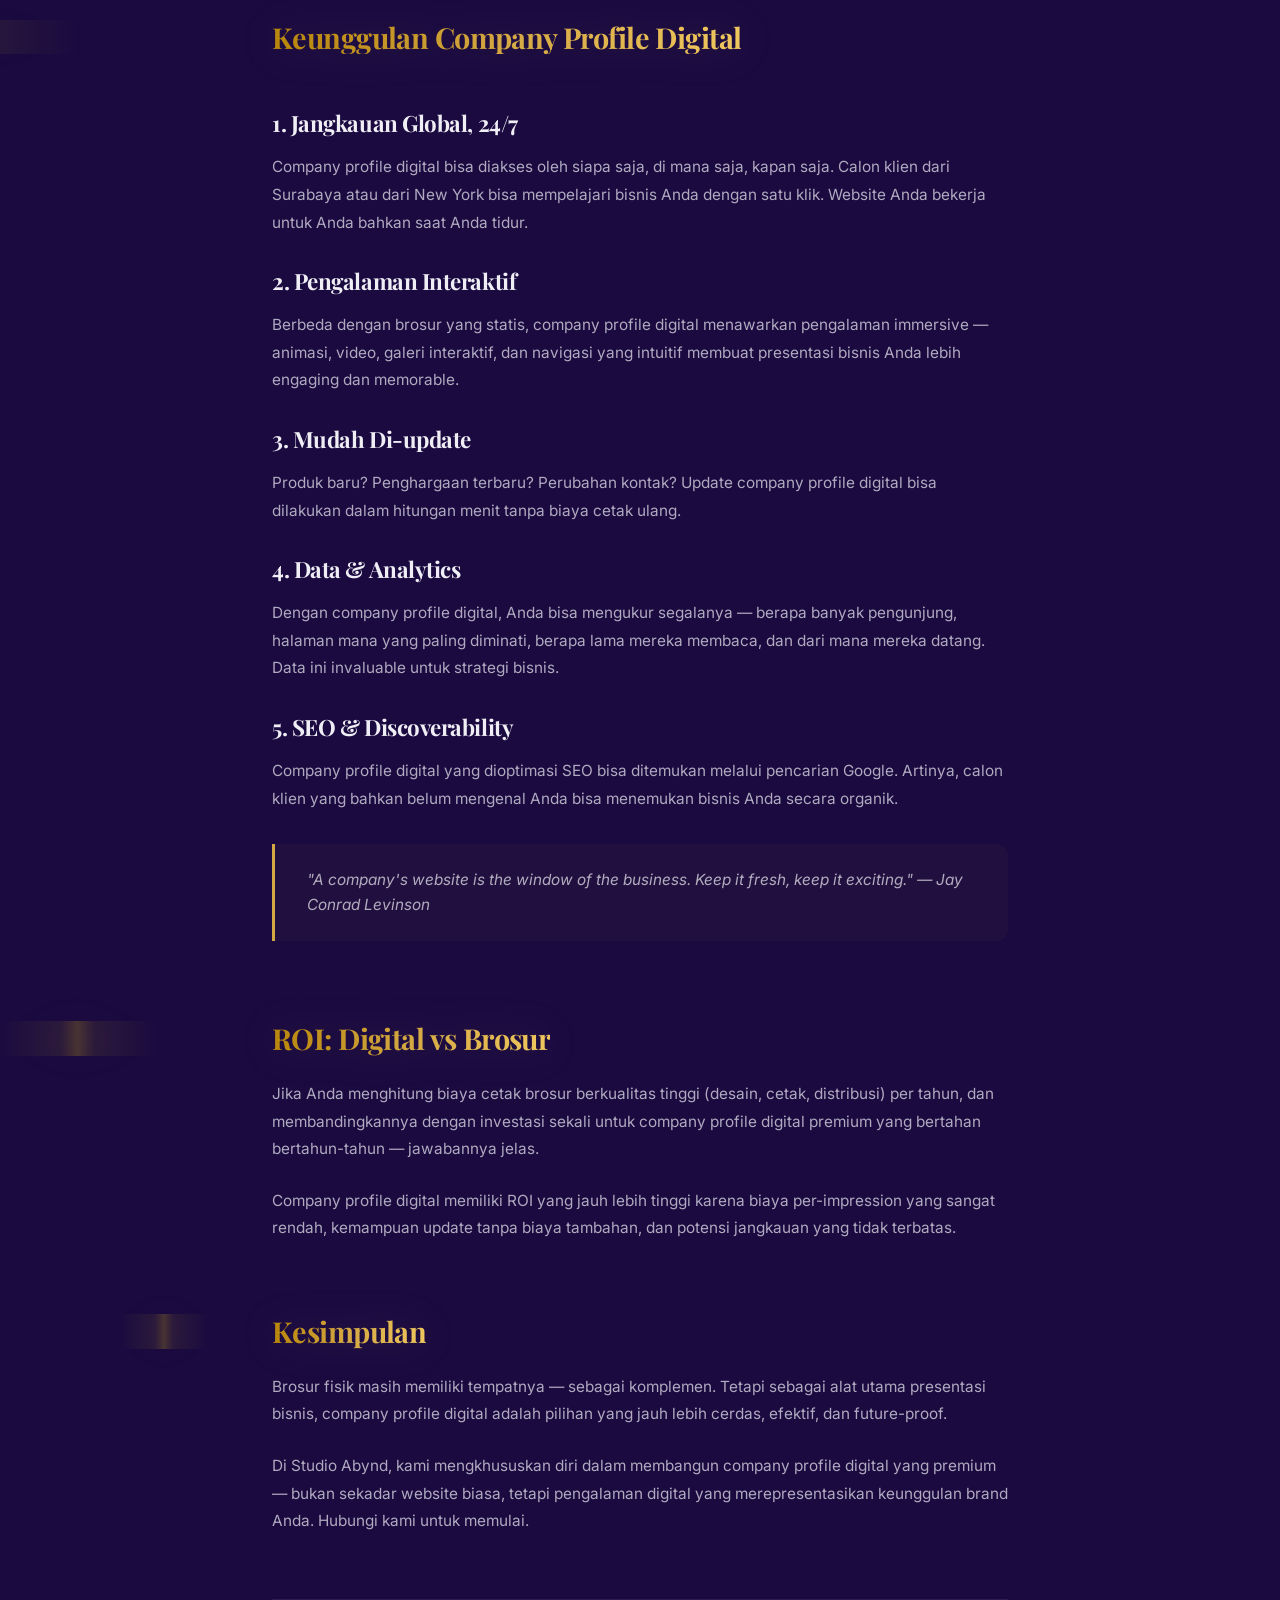
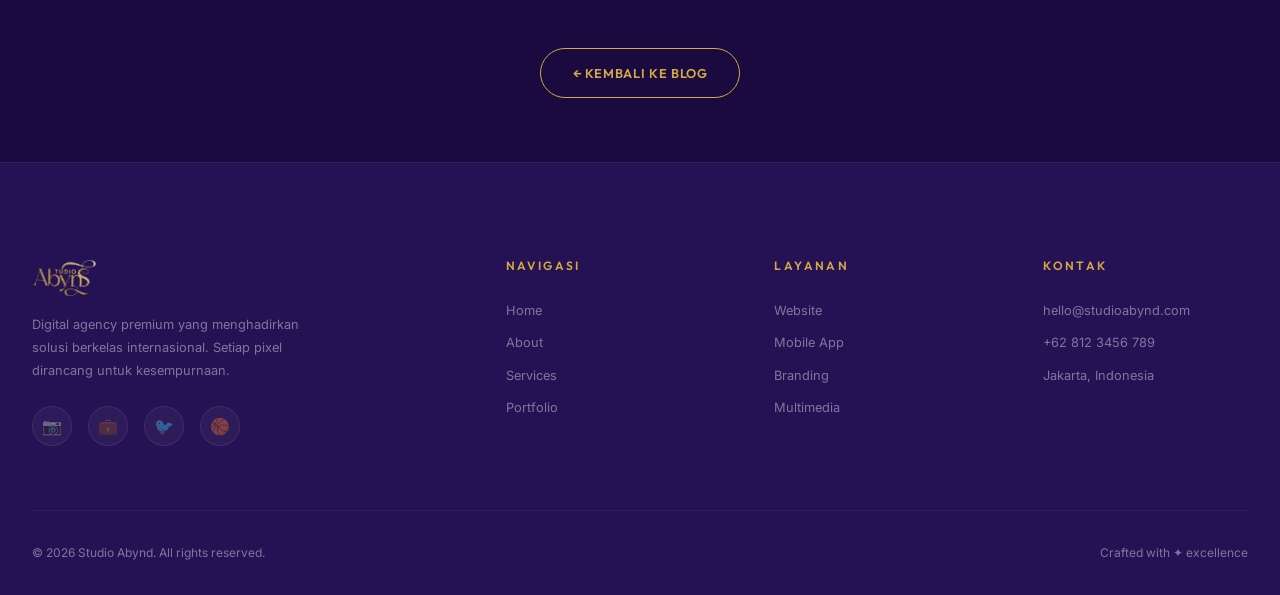
<file: blog/company-profile-digital-vs-brosur/index.html>
﻿<!DOCTYPE html>
<html lang="id">
<head>
  <meta charset="UTF-8">
  <meta name="viewport" content="width=device-width, initial-scale=1.0">
  <title>Company Profile Digital vs Brosur — Studio Abynd</title>
  <meta name="description" content="Mengapa company profile digital lebih efektif.">
  <link rel="icon" href="data:image/svg+xml,<svg xmlns='http://www.w3.org/2000/svg' viewBox='0 0 100 100'><text y='.9em' font-size='90'>✦</text></svg>">
  <script>sessionStorage.setItem('route','/blog/company-profile-digital-vs-brosur');window.location.replace('/');</script>
</head>
<body>
  <noscript><h1>Company Profile Digital vs Brosur — Studio Abynd</h1><p>Mengapa company profile digital lebih efektif.</p><p><a href="/">Go to homepage</a></p></noscript>
</body>
</html>
</file>
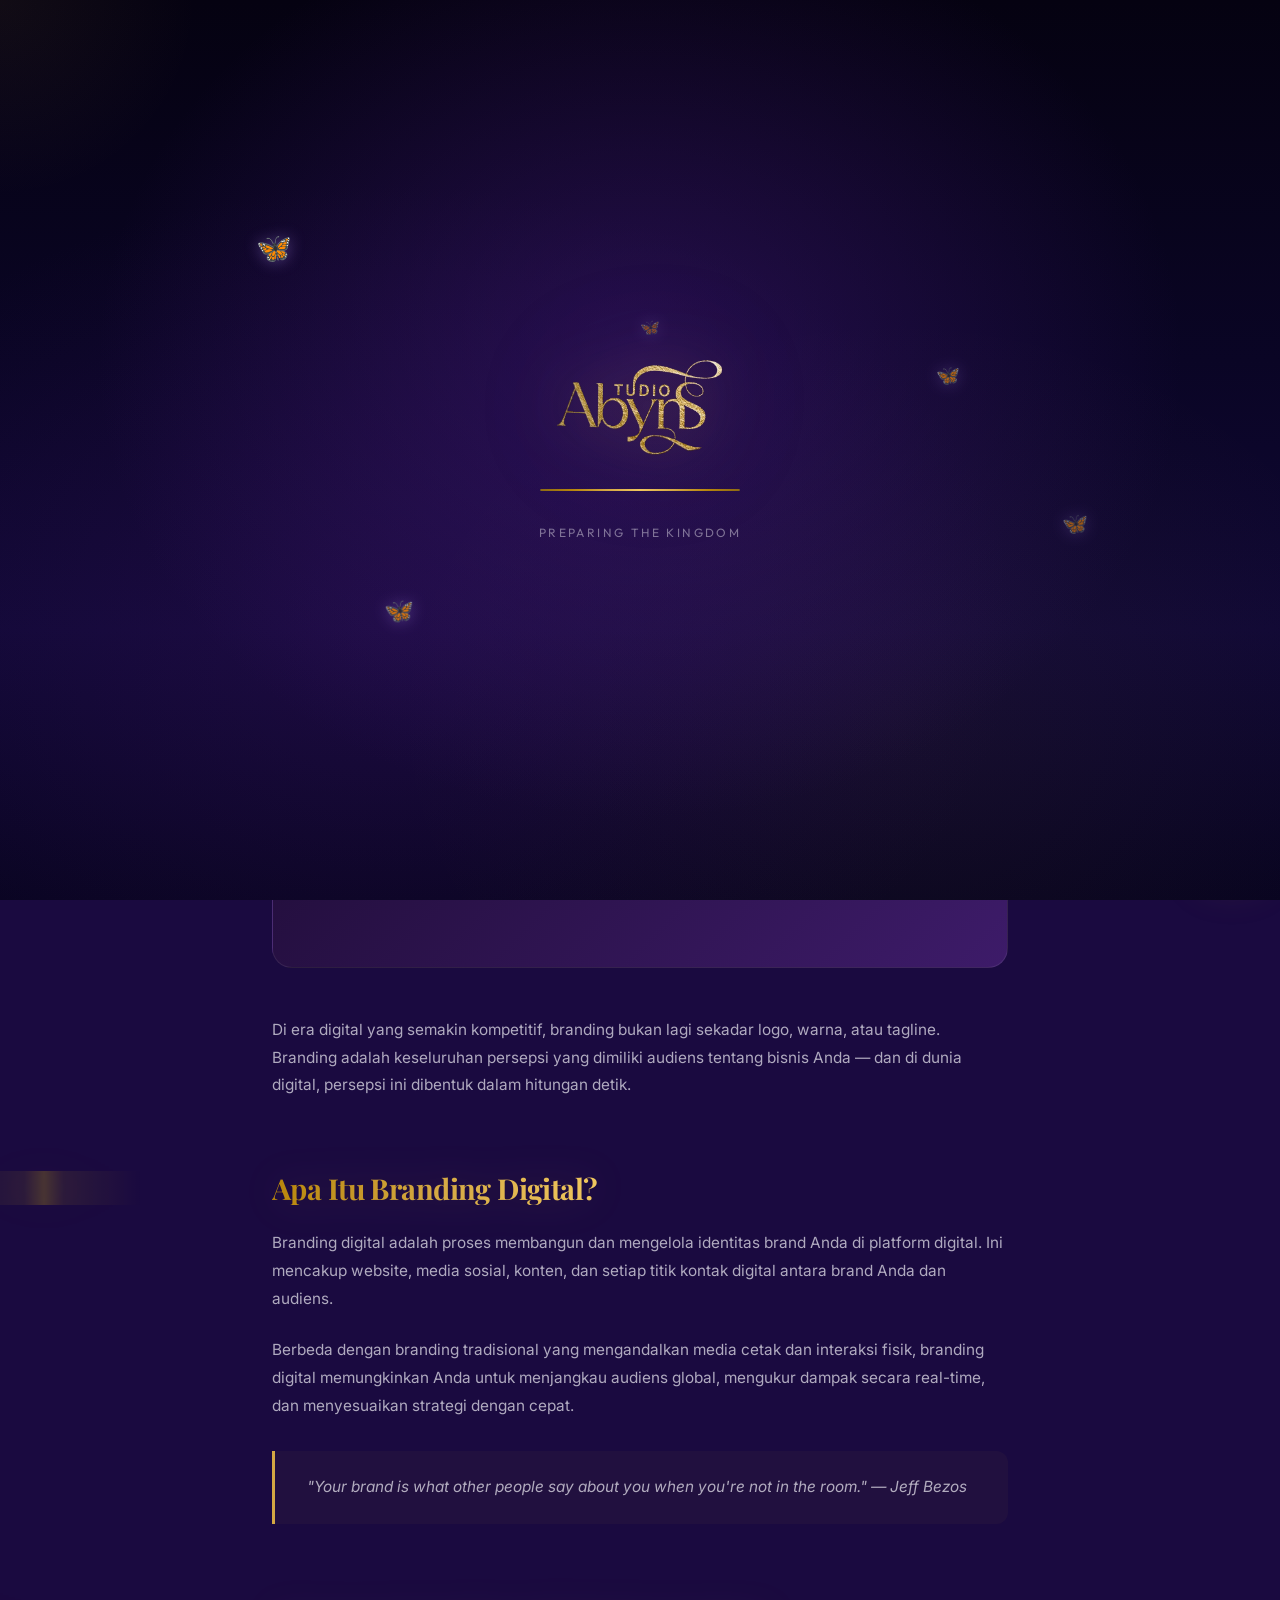
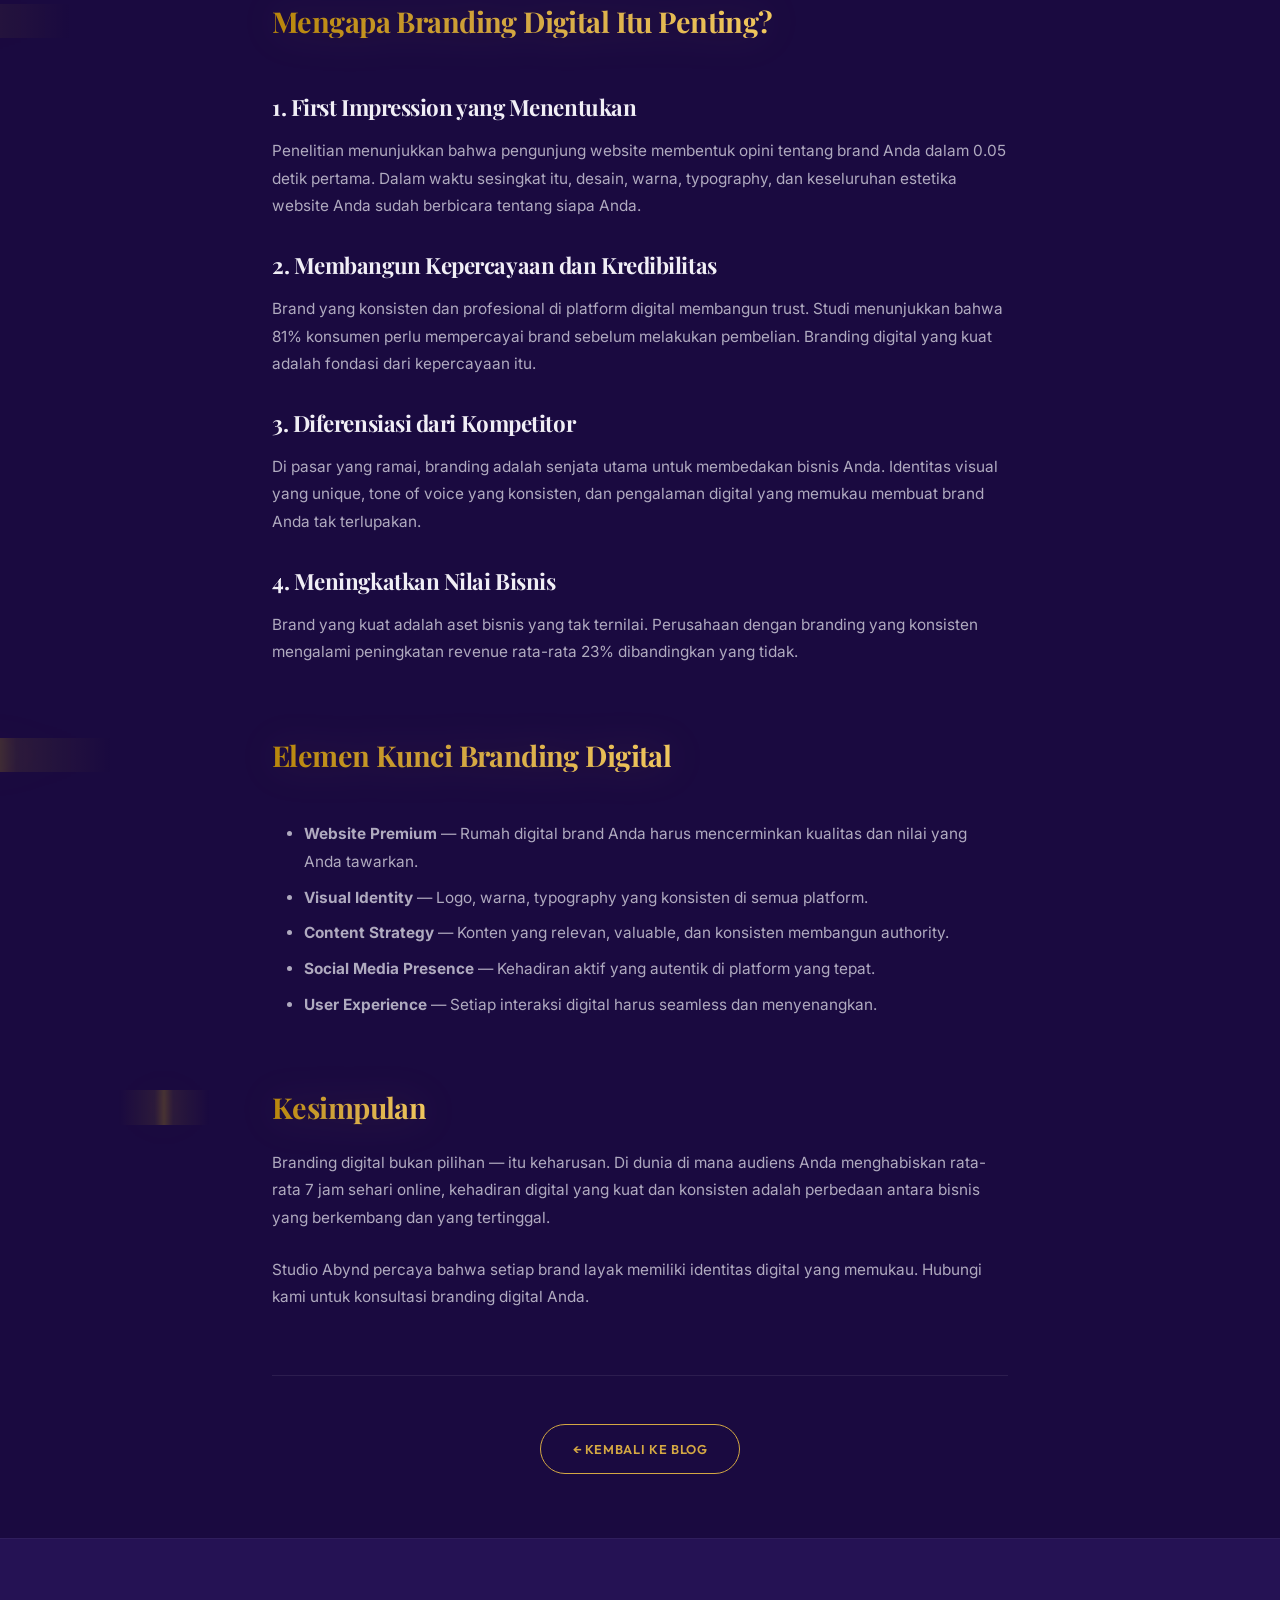
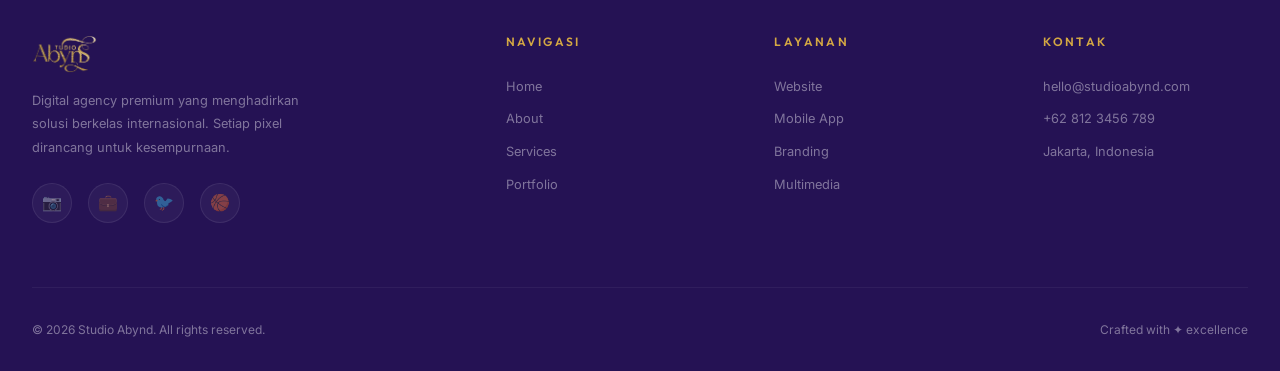
<file: blog/pentingnya-branding-digital/index.html>
﻿<!DOCTYPE html>
<html lang="id">
<head>
  <meta charset="UTF-8">
  <meta name="viewport" content="width=device-width, initial-scale=1.0">
  <title>Pentingnya Branding Digital — Studio Abynd</title>
  <meta name="description" content="Branding digital adalah keharusan di era modern.">
  <link rel="icon" href="data:image/svg+xml,<svg xmlns='http://www.w3.org/2000/svg' viewBox='0 0 100 100'><text y='.9em' font-size='90'>✦</text></svg>">
  <script>sessionStorage.setItem('route','/blog/pentingnya-branding-digital');window.location.replace('/');</script>
</head>
<body>
  <noscript><h1>Pentingnya Branding Digital — Studio Abynd</h1><p>Branding digital adalah keharusan di era modern.</p><p><a href="/">Go to homepage</a></p></noscript>
</body>
</html>
</file>
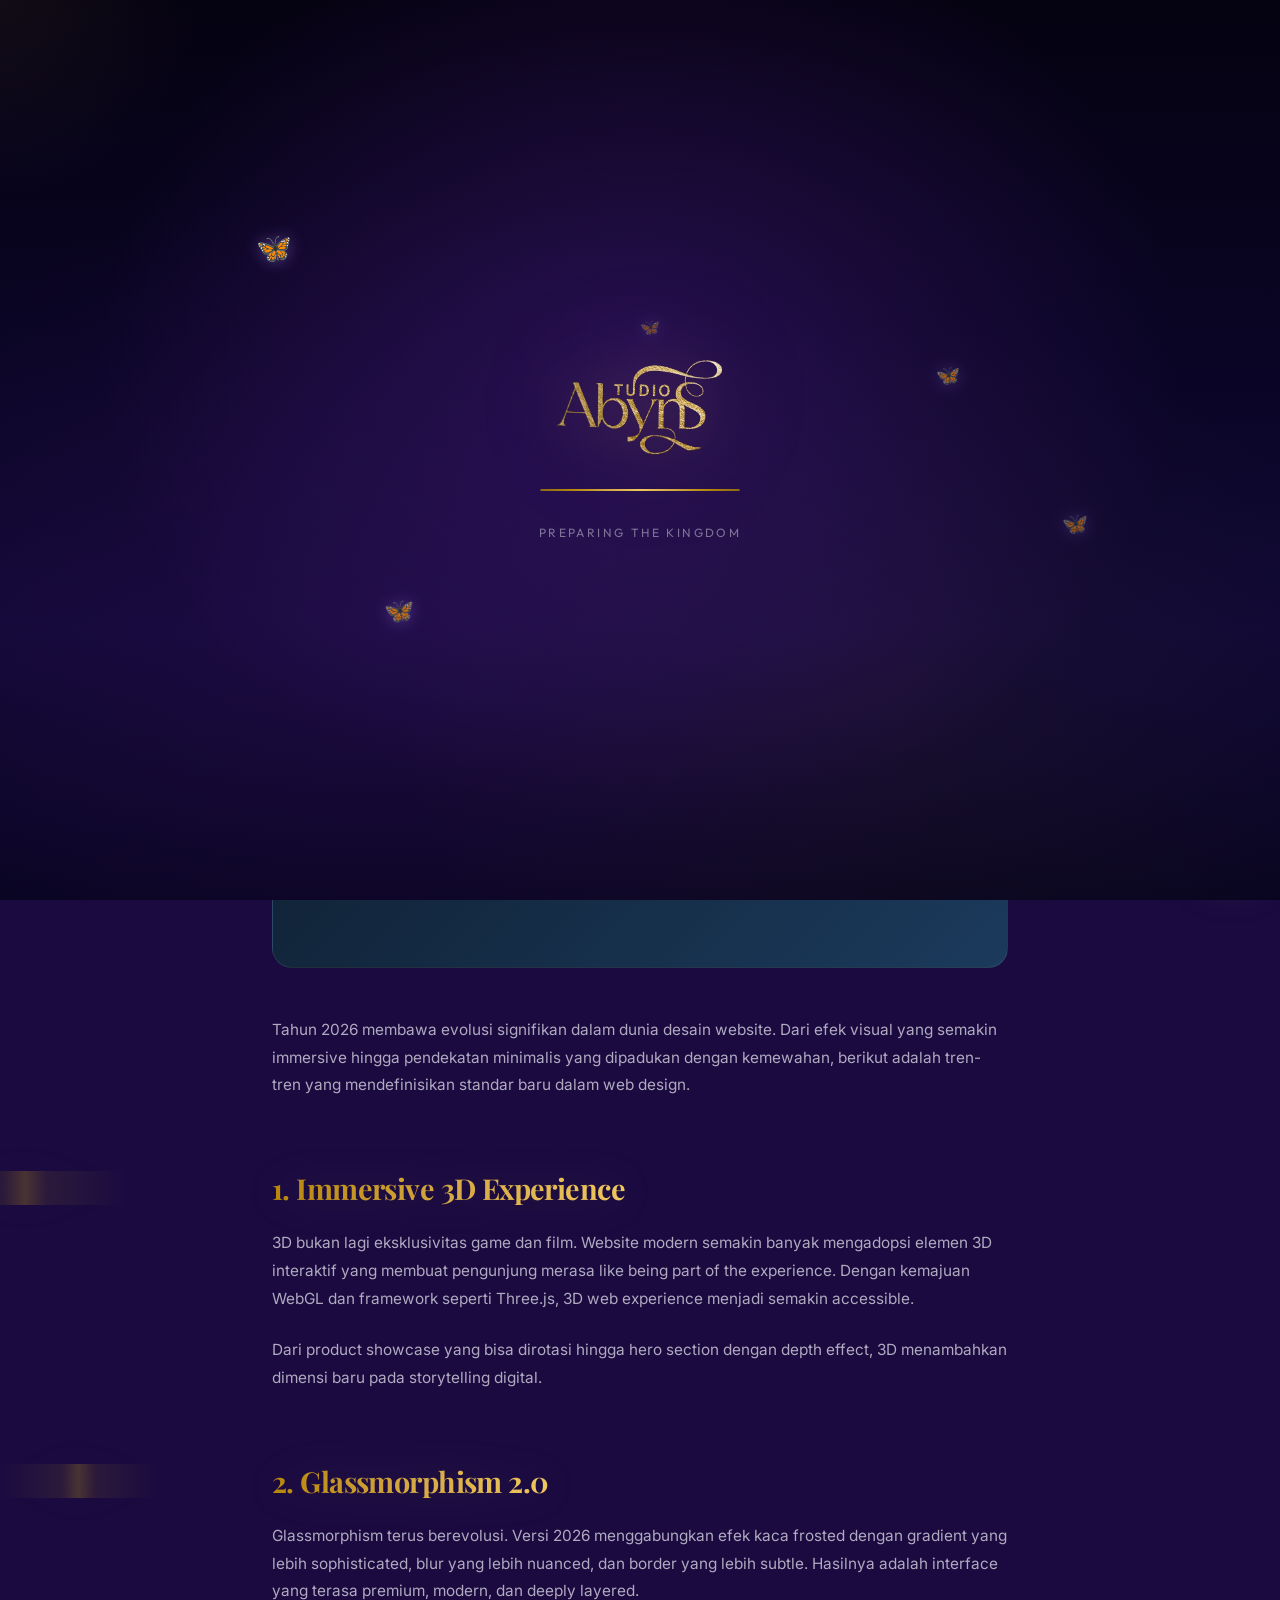
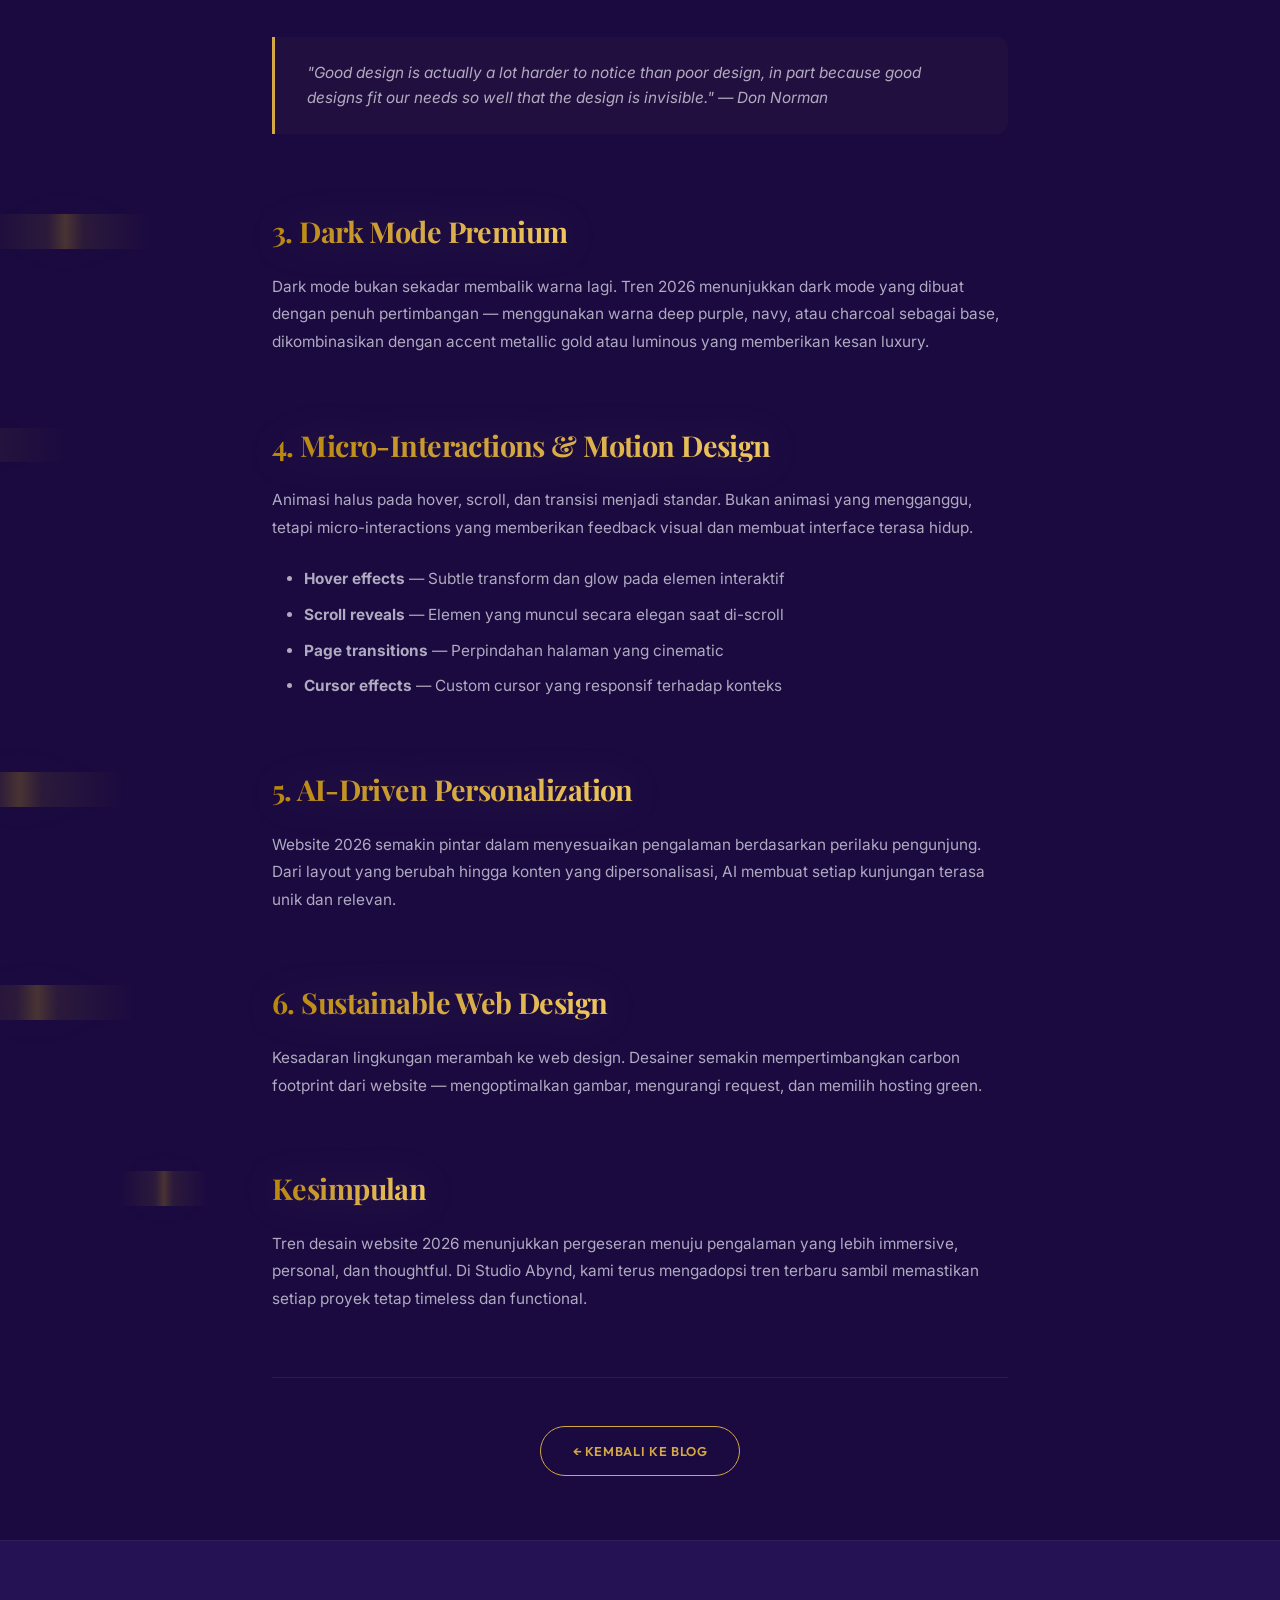
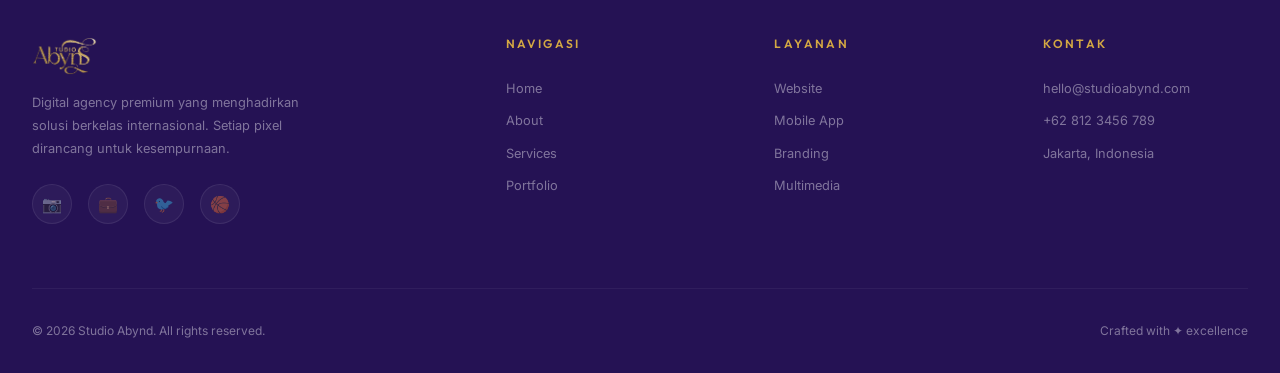
<file: blog/tren-desain-website-2026/index.html>
﻿<!DOCTYPE html>
<html lang="id">
<head>
  <meta charset="UTF-8">
  <meta name="viewport" content="width=device-width, initial-scale=1.0">
  <title>Tren Desain Website 2026 — Studio Abynd</title>
  <meta name="description" content="Tren desain website terbaru 2026.">
  <link rel="icon" href="data:image/svg+xml,<svg xmlns='http://www.w3.org/2000/svg' viewBox='0 0 100 100'><text y='.9em' font-size='90'>✦</text></svg>">
  <script>sessionStorage.setItem('route','/blog/tren-desain-website-2026');window.location.replace('/');</script>
</head>
<body>
  <noscript><h1>Tren Desain Website 2026 — Studio Abynd</h1><p>Tren desain website terbaru 2026.</p><p><a href="/">Go to homepage</a></p></noscript>
</body>
</html>
</file>
<file: assets/css/main.css>
/* ============================================
   STUDIO ABYND — Design System
   Premium Luxury Digital Agency
   ============================================ */

/* ---------- Google Fonts ---------- */
@import url('https://fonts.googleapis.com/css2?family=Playfair+Display:ital,wght@0,400;0,500;0,600;0,700;0,800;0,900;1,400;1,700&family=Inter:wght@300;400;500;600;700&family=Outfit:wght@300;400;500;600;700&display=swap');

/* ---------- CSS Custom Properties ---------- */
:root {
  /* Colors — Deep Purple Palette (Lightened & More Vibrant) */
  --clr-bg-darkest: #1a0a40;
  --clr-bg-dark: #251254;
  --clr-bg-base: #2e1864;
  --clr-bg-card: #382075;
  --clr-bg-elevated: #462c88;
  --clr-purple-deep: #5a35a0;
  --clr-purple-mid: #7e50c4;
  --clr-purple-bright: #9d72df;
  --clr-purple-glow: #b991f0;
  --clr-purple-light: #d5bcff;

  /* Colors — Gold Metallic Palette */
  --clr-gold-dark: #8b6914;
  --clr-gold-base: #b8860b;
  --clr-gold-mid: #d4a843;
  --clr-gold-bright: #f0c75e;
  --clr-gold-light: #f5d98a;
  --clr-gold-glow: rgba(212, 168, 67, 0.4);

  /* Text Colors */
  --clr-text-primary: #f0eef5;
  --clr-text-secondary: rgba(240, 238, 245, 0.7);
  --clr-text-muted: rgba(240, 238, 245, 0.45);

  /* Glass */
  --glass-bg: rgba(255, 255, 255, 0.03);
  --glass-bg-hover: rgba(255, 255, 255, 0.06);
  --glass-border: rgba(255, 255, 255, 0.08);
  --glass-border-hover: rgba(212, 168, 67, 0.3);

  /* Gold Gradient */
  --gradient-gold: linear-gradient(135deg, #8b6914, #b8860b, #d4a843, #f0c75e, #d4a843, #b8860b, #8b6914);
  --gradient-gold-text: linear-gradient(90deg, #b8860b, #d4a843, #f0c75e, #ffe08a, #f0c75e, #d4a843, #b8860b);
  --gradient-purple: linear-gradient(135deg, var(--clr-purple-deep), var(--clr-purple-mid), var(--clr-purple-bright));
  --gradient-hero: radial-gradient(ellipse at 30% 20%, rgba(112, 66, 193, 0.35) 0%, transparent 60%),
                   radial-gradient(ellipse at 70% 60%, rgba(76, 38, 146, 0.3) 0%, transparent 50%),
                   radial-gradient(ellipse at 50% 100%, rgba(212, 168, 67, 0.15) 0%, transparent 40%),
                   linear-gradient(180deg, var(--clr-bg-darkest), var(--clr-bg-dark));

  /* Typography */
  --font-heading: 'Playfair Display', Georgia, 'Times New Roman', serif;
  --font-body: 'Inter', -apple-system, BlinkMacSystemFont, 'Segoe UI', sans-serif;
  --font-alt: 'Outfit', 'Inter', sans-serif;

  --fs-display: clamp(2.8rem, 6vw, 5.5rem);
  --fs-h1: clamp(2.2rem, 4.5vw, 4rem);
  --fs-h2: clamp(1.8rem, 3.5vw, 3rem);
  --fs-h3: clamp(1.3rem, 2.5vw, 1.8rem);
  --fs-h4: clamp(1.1rem, 1.8vw, 1.4rem);
  --fs-body: clamp(0.95rem, 1.2vw, 1.1rem);
  --fs-small: clamp(0.8rem, 1vw, 0.9rem);
  --fs-xs: 0.75rem;

  --fw-light: 300;
  --fw-regular: 400;
  --fw-medium: 500;
  --fw-semibold: 600;
  --fw-bold: 700;
  --fw-extrabold: 800;

  --lh-tight: 1.2;
  --lh-normal: 1.6;
  --lh-relaxed: 1.8;

  --ls-tight: -0.02em;
  --ls-normal: 0;
  --ls-wide: 0.05em;
  --ls-wider: 0.1em;
  --ls-widest: 0.2em;

  /* Spacing */
  --space-xs: 0.25rem;
  --space-sm: 0.5rem;
  --space-md: 1rem;
  --space-lg: 1.5rem;
  --space-xl: 2rem;
  --space-2xl: 3rem;
  --space-3xl: 4rem;
  --space-4xl: 6rem;
  --space-5xl: 8rem;
  --space-section: clamp(4rem, 8vw, 8rem);

  /* Border Radius */
  --radius-sm: 6px;
  --radius-md: 12px;
  --radius-lg: 20px;
  --radius-xl: 30px;
  --radius-full: 9999px;

  /* Shadows */
  --shadow-sm: 0 2px 8px rgba(0, 0, 0, 0.3);
  --shadow-md: 0 4px 20px rgba(0, 0, 0, 0.4);
  --shadow-lg: 0 8px 40px rgba(0, 0, 0, 0.5);
  --shadow-xl: 0 16px 60px rgba(0, 0, 0, 0.6);
  --shadow-gold: 0 4px 30px rgba(212, 168, 67, 0.15);
  --shadow-gold-lg: 0 8px 50px rgba(212, 168, 67, 0.25);
  --shadow-purple: 0 4px 30px rgba(74, 31, 142, 0.2);
  --shadow-glow: 0 0 20px rgba(212, 168, 67, 0.2), 0 0 60px rgba(212, 168, 67, 0.1);

  /* Transitions */
  --ease-out-expo: cubic-bezier(0.16, 1, 0.3, 1);
  --ease-out-quart: cubic-bezier(0.25, 1, 0.5, 1);
  --ease-in-out: cubic-bezier(0.4, 0, 0.2, 1);
  --transition-fast: 0.2s var(--ease-in-out);
  --transition-base: 0.3s var(--ease-in-out);
  --transition-slow: 0.5s var(--ease-out-expo);
  --transition-slower: 0.8s var(--ease-out-expo);

  /* Z-index layers */
  --z-base: 1;
  --z-dropdown: 100;
  --z-sticky: 200;
  --z-navbar: 500;
  --z-overlay: 800;
  --z-modal: 900;
  --z-loader: 1000;
  --z-cursor: 1100;

  /* Container */
  --container-max: 1280px;
  --container-wide: 1440px;
  --container-narrow: 900px;
  --container-padding: clamp(1rem, 4vw, 2rem);
}

/* ---------- CSS Reset ---------- */
*,
*::before,
*::after {
  margin: 0;
  padding: 0;
  box-sizing: border-box;
}

html {
  scroll-behavior: smooth;
  -webkit-text-size-adjust: 100%;
  scroll-padding-top: 80px;
}

body {
  font-family: var(--font-body);
  font-size: var(--fs-body);
  font-weight: var(--fw-regular);
  line-height: var(--lh-normal);
  color: var(--clr-text-primary);
  background-color: var(--clr-bg-darkest);
  overflow-x: hidden;
  -webkit-font-smoothing: antialiased;
  -moz-osx-font-smoothing: grayscale;
}

body.loading {
  overflow: hidden;
}

img {
  max-width: 100%;
  height: auto;
  display: block;
}

a {
  color: var(--clr-gold-mid);
  text-decoration: none;
  transition: color var(--transition-fast);
}

a:hover {
  color: var(--clr-gold-bright);
}

button {
  font-family: inherit;
  cursor: pointer;
  border: none;
  background: none;
  color: inherit;
}

input, textarea, select {
  font-family: inherit;
  font-size: inherit;
  color: inherit;
}

ul, ol {
  list-style: none;
}

::selection {
  background: rgba(212, 168, 67, 0.3);
  color: var(--clr-gold-light);
}

::-webkit-scrollbar {
  width: 6px;
}

::-webkit-scrollbar-track {
  background: var(--clr-bg-darkest);
}

::-webkit-scrollbar-thumb {
  background: var(--clr-purple-mid);
  border-radius: var(--radius-full);
}

::-webkit-scrollbar-thumb:hover {
  background: var(--clr-gold-dark);
}

/* ---------- Typography ---------- */
h1, h2, h3, h4, h5, h6 {
  font-family: var(--font-heading);
  font-weight: var(--fw-bold);
  line-height: var(--lh-tight);
  letter-spacing: var(--ls-tight);
}

h1 { font-size: var(--fs-h1); }
h2 { font-size: var(--fs-h2); }
h3 { font-size: var(--fs-h3); }
h4 { font-size: var(--fs-h4); }

p {
  line-height: var(--lh-relaxed);
  color: var(--clr-text-secondary);
}

.text-muted {
  color: var(--clr-text-muted);
}

/* ---------- Gold Text Effects ---------- */
.gold-text {
  background: var(--gradient-gold-text);
  background-size: 300% auto;
  -webkit-background-clip: text;
  -webkit-text-fill-color: transparent;
  background-clip: text;
  animation: goldShimmer 4s linear infinite;
}

.gold-text-static {
  background: linear-gradient(135deg, #d4a843, #f0c75e, #d4a843);
  -webkit-background-clip: text;
  -webkit-text-fill-color: transparent;
  background-clip: text;
}

.shimmer-heading {
  position: relative;
  display: inline-block;
  background: var(--gradient-gold-text);
  background-size: 300% auto;
  -webkit-background-clip: text;
  -webkit-text-fill-color: transparent;
  background-clip: text;
  animation: goldShimmer 4s linear infinite;
  text-shadow: none;
  filter: drop-shadow(0 0 20px rgba(212, 168, 67, 0.15));
}

.shimmer-heading::after {
  content: '';
  position: absolute;
  top: 0;
  left: -100%;
  width: 60%;
  height: 100%;
  background: linear-gradient(
    90deg,
    transparent 0%,
    rgba(255, 215, 0, 0.08) 40%,
    rgba(255, 215, 0, 0.2) 50%,
    rgba(255, 215, 0, 0.08) 60%,
    transparent 100%
  );
  animation: shineSweep 5s ease-in-out infinite;
  pointer-events: none;
}

.glow-text {
  text-shadow:
    0 0 10px rgba(212, 168, 67, 0.3),
    0 0 30px rgba(212, 168, 67, 0.15),
    0 0 60px rgba(212, 168, 67, 0.08);
}

/* ---------- Layout ---------- */
.container {
  max-width: var(--container-max);
  margin: 0 auto;
  padding-left: var(--container-padding);
  padding-right: var(--container-padding);
}

.container-wide {
  max-width: var(--container-wide);
  margin: 0 auto;
  padding-left: var(--container-padding);
  padding-right: var(--container-padding);
}

.container-narrow {
  max-width: var(--container-narrow);
  margin: 0 auto;
  padding-left: var(--container-padding);
  padding-right: var(--container-padding);
}

section {
  padding: var(--space-section) 0;
  position: relative;
}

.section-label {
  font-family: var(--font-alt);
  font-size: var(--fs-xs);
  font-weight: var(--fw-semibold);
  text-transform: uppercase;
  letter-spacing: var(--ls-widest);
  color: var(--clr-gold-mid);
  margin-bottom: var(--space-md);
  display: flex;
  align-items: center;
  gap: var(--space-sm);
}

.section-label::before {
  content: '';
  width: 30px;
  height: 1px;
  background: var(--clr-gold-mid);
}

.section-title {
  margin-bottom: var(--space-lg);
}

.section-subtitle {
  font-size: var(--fs-body);
  color: var(--clr-text-secondary);
  max-width: 600px;
  line-height: var(--lh-relaxed);
}

.section-header {
  text-align: center;
  margin-bottom: var(--space-3xl);
}

.section-header .section-label {
  justify-content: center;
}

.section-header .section-label::before {
  display: none;
}

.section-header .section-subtitle {
  margin: 0 auto;
}

/* ---------- Grid System ---------- */
.grid {
  display: grid;
  gap: var(--space-xl);
}

.grid-2 { grid-template-columns: repeat(2, 1fr); }
.grid-3 { grid-template-columns: repeat(3, 1fr); }
.grid-4 { grid-template-columns: repeat(4, 1fr); }

@media (max-width: 1024px) {
  .grid-4 { grid-template-columns: repeat(2, 1fr); }
  .grid-3 { grid-template-columns: repeat(2, 1fr); }
}

@media (max-width: 640px) {
  .grid-4,
  .grid-3,
  .grid-2 { grid-template-columns: 1fr; }
}

/* ---------- Flex Utilities ---------- */
.flex { display: flex; }
.flex-center { display: flex; align-items: center; justify-content: center; }
.flex-between { display: flex; align-items: center; justify-content: space-between; }
.flex-col { flex-direction: column; }
.flex-wrap { flex-wrap: wrap; }
.gap-sm { gap: var(--space-sm); }
.gap-md { gap: var(--space-md); }
.gap-lg { gap: var(--space-lg); }
.gap-xl { gap: var(--space-xl); }

/* ---------- Text Align ---------- */
.text-center { text-align: center; }
.text-left { text-align: left; }
.text-right { text-align: right; }

/* ---------- Glassmorphism ---------- */
.glass {
  background: var(--glass-bg);
  backdrop-filter: blur(16px) saturate(180%);
  -webkit-backdrop-filter: blur(16px) saturate(180%);
  border: 1px solid var(--glass-border);
  border-radius: var(--radius-lg);
}

.glass-hover:hover {
  background: var(--glass-bg-hover);
  border-color: var(--glass-border-hover);
}

/* ---------- Dividers ---------- */
.divider {
  width: 60px;
  height: 2px;
  background: var(--gradient-gold);
  margin: var(--space-lg) 0;
  border-radius: var(--radius-full);
}

.divider-center {
  margin-left: auto;
  margin-right: auto;
}

/* ---------- Visibility ---------- */
@media (max-width: 768px) {
  .hide-mobile { display: none !important; }
}

@media (min-width: 769px) {
  .hide-desktop { display: none !important; }
}

/* ---------- Page Transition ---------- */
#main-content {
  opacity: 1;
  transform: translateY(0);
  transition: opacity 0.4s var(--ease-out-expo), transform 0.4s var(--ease-out-expo);
}

#main-content.page-exit {
  opacity: 0;
  transform: translateY(20px);
}

#main-content.page-enter {
  opacity: 0;
  transform: translateY(20px);
}
</file>
<file: assets/css/animations.css>
/* ============================================
   STUDIO ABYND — Animations
   Keyframes & Scroll Reveal System
   ============================================ */

/* ---------- Gold Shimmer ---------- */
@keyframes goldShimmer {
  0% { background-position: 0% center; }
  100% { background-position: 300% center; }
}

/* ---------- Shine Sweep ---------- */
@keyframes shineSweep {
  0% { left: -100%; opacity: 0; }
  10% { opacity: 1; }
  50% { left: 150%; opacity: 0; }
  100% { left: 150%; opacity: 0; }
}

/* ---------- Glow Pulse ---------- */
@keyframes glowPulse {
  0%, 100% {
    filter: drop-shadow(0 0 15px rgba(212, 168, 67, 0.15));
  }
  50% {
    filter: drop-shadow(0 0 30px rgba(212, 168, 67, 0.3));
  }
}

/* ---------- Float ---------- */
@keyframes float {
  0%, 100% { transform: translateY(0px); }
  50% { transform: translateY(-12px); }
}

@keyframes floatSlow {
  0%, 100% { transform: translateY(0px) rotate(0deg); }
  50% { transform: translateY(-20px) rotate(2deg); }
}

/* ---------- Background Gradient ---------- */
@keyframes gradientShift {
  0% { background-position: 0% 50%; }
  50% { background-position: 100% 50%; }
  100% { background-position: 0% 50%; }
}

@keyframes heroFloralGradient {
  0%, 100% { background-position: 0% 0%, 0% 0%, 0% 0%, 0% 50%; }
  25% { background-position: 0% 0%, 0% 0%, 0% 0%, 50% 100%; }
  50% { background-position: 0% 0%, 0% 0%, 0% 0%, 100% 50%; }
  75% { background-position: 0% 0%, 0% 0%, 0% 0%, 50% 0%; }
}

@keyframes deepOceanShift {
  0%, 100% { background-position: 0% 0%, 0% 0%, 0% 0%, 0% 0%, 0% 0%, 0% 0%; }
  33% { background-position: 0% 0%, 0% 0%, 0% 0%, 0% 0%, 0% 0%, 0% 50%; }
  66% { background-position: 0% 0%, 0% 0%, 0% 0%, 0% 0%, 0% 0%, 0% 100%; }
}

/* ---------- Banner Float & Glow ---------- */
@keyframes bannerFloat {
  0%, 100% { transform: translateY(0) rotateX(0deg) rotateY(0deg); }
  25% { transform: translateY(-15px) rotateX(2deg) rotateY(-3deg); }
  50% { transform: translateY(-8px) rotateX(-1deg) rotateY(2deg); }
  75% { transform: translateY(-20px) rotateX(1deg) rotateY(-1deg); }
}

@keyframes bannerFadeIn {
  from { opacity: 0; transform: translate(-50%, -45%) scale(0.85); }
  to   { opacity: 1; transform: translate(-50%, -50%) scale(1); }
}

@keyframes bannerGlow {
  0%   { filter: drop-shadow(0 0 30px rgba(212, 168, 67, 0.2)) drop-shadow(0 0 60px rgba(112, 66, 193, 0.1)); }
  100% { filter: drop-shadow(0 0 50px rgba(212, 168, 67, 0.35)) drop-shadow(0 0 100px rgba(112, 66, 193, 0.2)); }
}

/* ---------- Petal Drift Animations ---------- */
@keyframes petalDrift1 {
  0%   { transform: translate(0, 0) rotate(0deg) scale(1); opacity: 0.1; }
  20%  { transform: translate(30px, -60px) rotate(45deg) scale(1.2); opacity: 0.25; }
  40%  { transform: translate(-20px, -130px) rotate(120deg) scale(0.9); opacity: 0.15; }
  60%  { transform: translate(50px, -200px) rotate(200deg) scale(1.1); opacity: 0.3; }
  80%  { transform: translate(-10px, -280px) rotate(300deg) scale(0.85); opacity: 0.12; }
  100% { transform: translate(0, -350px) rotate(360deg) scale(1); opacity: 0; }
}

@keyframes petalDrift2 {
  0%   { transform: translate(0, 0) rotate(0deg) scale(1); opacity: 0.08; }
  25%  { transform: translate(-40px, -80px) rotate(-60deg) scale(1.3); opacity: 0.2; }
  50%  { transform: translate(25px, -170px) rotate(-150deg) scale(0.8); opacity: 0.28; }
  75%  { transform: translate(-30px, -260px) rotate(-270deg) scale(1.15); opacity: 0.1; }
  100% { transform: translate(10px, -380px) rotate(-360deg) scale(1); opacity: 0; }
}

@keyframes petalDrift3 {
  0%   { transform: translate(0, 0) rotate(0deg) scale(1); opacity: 0.12; }
  33%  { transform: translate(45px, -100px) rotate(80deg) scale(1.2); opacity: 0.22; }
  66%  { transform: translate(-35px, -220px) rotate(200deg) scale(0.9); opacity: 0.18; }
  100% { transform: translate(20px, -360px) rotate(360deg) scale(1); opacity: 0; }
}

/* ---------- Vine Grow ---------- */
@keyframes vineGrow {
  0%   { height: 0; opacity: 0; }
  50%  { opacity: 1; }
  100% { height: 40vh; opacity: 0.6; }
}

/* ---------- Wave Flow ---------- */
@keyframes waveFlow {
  0%   { transform: translateX(0) scaleY(1); }
  50%  { transform: translateX(-25px) scaleY(1.15); }
  100% { transform: translateX(0) scaleY(1); }
}

/* ---------- Fade Animations ---------- */
@keyframes fadeIn {
  from { opacity: 0; }
  to { opacity: 1; }
}

@keyframes fadeInUp {
  from {
    opacity: 0;
    transform: translateY(40px);
  }
  to {
    opacity: 1;
    transform: translateY(0);
  }
}

@keyframes fadeInDown {
  from {
    opacity: 0;
    transform: translateY(-30px);
  }
  to {
    opacity: 1;
    transform: translateY(0);
  }
}

@keyframes fadeInLeft {
  from {
    opacity: 0;
    transform: translateX(-40px);
  }
  to {
    opacity: 1;
    transform: translateX(0);
  }
}

@keyframes fadeInRight {
  from {
    opacity: 0;
    transform: translateX(40px);
  }
  to {
    opacity: 1;
    transform: translateX(0);
  }
}

@keyframes fadeInScale {
  from {
    opacity: 0;
    transform: scale(0.9);
  }
  to {
    opacity: 1;
    transform: scale(1);
  }
}

/* ---------- Slide Animations ---------- */
@keyframes slideUp {
  from { transform: translateY(100%); }
  to { transform: translateY(0); }
}

@keyframes slideDown {
  from { transform: translateY(-100%); }
  to { transform: translateY(0); }
}

/* ---------- Scale ---------- */
@keyframes scaleIn {
  from {
    opacity: 0;
    transform: scale(0.8);
  }
  to {
    opacity: 1;
    transform: scale(1);
  }
}

/* ---------- Rotate ---------- */
@keyframes spin {
  from { transform: rotate(0deg); }
  to { transform: rotate(360deg); }
}

@keyframes spinSlow {
  from { transform: rotate(0deg); }
  to { transform: rotate(360deg); }
}

/* ---------- Border Glow ---------- */
@keyframes borderGlow {
  0%, 100% {
    border-color: rgba(212, 168, 67, 0.1);
    box-shadow: 0 0 15px rgba(212, 168, 67, 0.05);
  }
  50% {
    border-color: rgba(212, 168, 67, 0.3);
    box-shadow: 0 0 30px rgba(212, 168, 67, 0.15);
  }
}

/* ---------- Particle Float ---------- */
@keyframes particleFloat1 {
  0%, 100% { transform: translate(0, 0) scale(1); opacity: 0.3; }
  25% { transform: translate(50px, -80px) scale(1.2); opacity: 0.6; }
  50% { transform: translate(-30px, -150px) scale(0.8); opacity: 0.2; }
  75% { transform: translate(80px, -60px) scale(1.1); opacity: 0.5; }
}

@keyframes particleFloat2 {
  0%, 100% { transform: translate(0, 0) scale(1); opacity: 0.2; }
  33% { transform: translate(-60px, -100px) scale(1.3); opacity: 0.5; }
  66% { transform: translate(40px, -180px) scale(0.7); opacity: 0.3; }
}

@keyframes particleFloat3 {
  0%, 100% { transform: translate(0, 0); opacity: 0.15; }
  50% { transform: translate(30px, -120px); opacity: 0.4; }
}

/* ---------- Marquee ---------- */
@keyframes marquee {
  0% { transform: translateX(0); }
  100% { transform: translateX(-50%); }
}

/* ---------- Loader ---------- */
@keyframes loaderPulse {
  0%, 100% {
    transform: scale(1);
    opacity: 1;
  }
  50% {
    transform: scale(1.05);
    opacity: 0.8;
  }
}

@keyframes loaderProgress {
  0% { width: 0%; }
  30% { width: 40%; }
  60% { width: 70%; }
  90% { width: 90%; }
  100% { width: 100%; }
}

@keyframes loaderFadeOut {
  0% { opacity: 1; visibility: visible; }
  100% { opacity: 0; visibility: hidden; }
}

/* ---------- Butterfly Flight ---------- */
@keyframes bfFly1 {
  0%   { transform: translate(0, 0) rotate(0deg) scaleX(1); }
  15%  { transform: translate(60px, -40px) rotate(15deg) scaleX(-1); }
  30%  { transform: translate(120px, -20px) rotate(-10deg) scaleX(1); }
  45%  { transform: translate(80px, -80px) rotate(20deg) scaleX(-1); }
  60%  { transform: translate(30px, -60px) rotate(-5deg) scaleX(1); }
  75%  { transform: translate(-20px, -30px) rotate(10deg) scaleX(-1); }
  100% { transform: translate(0, 0) rotate(0deg) scaleX(1); }
}
@keyframes bfFly2 {
  0%   { transform: translate(0, 0) rotate(0deg) scaleX(1); }
  20%  { transform: translate(-50px, -50px) rotate(-20deg) scaleX(-1); }
  40%  { transform: translate(-100px, 10px) rotate(15deg) scaleX(1); }
  60%  { transform: translate(-40px, -70px) rotate(-10deg) scaleX(-1); }
  80%  { transform: translate(20px, -30px) rotate(5deg) scaleX(1); }
  100% { transform: translate(0, 0) rotate(0deg) scaleX(1); }
}
@keyframes bfFly3 {
  0%   { transform: translate(0, 0) rotate(0deg) scaleX(-1); }
  25%  { transform: translate(70px, -60px) rotate(25deg) scaleX(1); }
  50%  { transform: translate(-30px, -100px) rotate(-15deg) scaleX(-1); }
  75%  { transform: translate(40px, -40px) rotate(10deg) scaleX(1); }
  100% { transform: translate(0, 0) rotate(0deg) scaleX(-1); }
}

/* ---------- Typing / Cursor ---------- */
@keyframes blink {
  0%, 100% { opacity: 1; }
  50% { opacity: 0; }
}

/* ---------- Counter Flash ---------- */
@keyframes counterFlash {
  0% {
    text-shadow: 0 0 0 rgba(212, 168, 67, 0);
  }
  50% {
    text-shadow: 0 0 30px rgba(212, 168, 67, 0.5);
  }
  100% {
    text-shadow: 0 0 0 rgba(212, 168, 67, 0);
  }
}

/* ---------- Line Draw ---------- */
@keyframes lineDraw {
  from { width: 0; }
  to { width: 60px; }
}

/* ============================================
   SCROLL REVEAL SYSTEM
   Elements start hidden, animate in on scroll
   ============================================ */

.reveal {
  opacity: 0;
  transform: translateY(40px);
  transition: opacity 0.8s var(--ease-out-expo), transform 0.8s var(--ease-out-expo);
  will-change: opacity, transform;
}

.reveal.visible {
  opacity: 1;
  transform: translateY(0);
}

.reveal-left {
  opacity: 0;
  transform: translateX(-50px);
  transition: opacity 0.8s var(--ease-out-expo), transform 0.8s var(--ease-out-expo);
  will-change: opacity, transform;
}

.reveal-left.visible {
  opacity: 1;
  transform: translateX(0);
}

.reveal-right {
  opacity: 0;
  transform: translateX(50px);
  transition: opacity 0.8s var(--ease-out-expo), transform 0.8s var(--ease-out-expo);
  will-change: opacity, transform;
}

.reveal-right.visible {
  opacity: 1;
  transform: translateX(0);
}

.reveal-scale {
  opacity: 0;
  transform: scale(0.85);
  transition: opacity 0.8s var(--ease-out-expo), transform 0.8s var(--ease-out-expo);
  will-change: opacity, transform;
}

.reveal-scale.visible {
  opacity: 1;
  transform: scale(1);
}

/* Stagger delays */
.delay-1 { transition-delay: 0.1s; }
.delay-2 { transition-delay: 0.2s; }
.delay-3 { transition-delay: 0.3s; }
.delay-4 { transition-delay: 0.4s; }
.delay-5 { transition-delay: 0.5s; }
.delay-6 { transition-delay: 0.6s; }
.delay-7 { transition-delay: 0.7s; }
.delay-8 { transition-delay: 0.8s; }
</file>
<file: assets/css/components.css>
/* ============================================
   STUDIO ABYND — Components Part 1
   Buttons, Loader, Cursor, Navbar, Progress
   ============================================ */

/* ---------- BUTTONS ---------- */
.btn {
  display: inline-flex;
  align-items: center;
  justify-content: center;
  gap: var(--space-sm);
  padding: 14px 32px;
  font-family: var(--font-alt);
  font-size: var(--fs-small);
  font-weight: var(--fw-semibold);
  letter-spacing: var(--ls-wide);
  text-transform: uppercase;
  border-radius: var(--radius-full);
  transition: all var(--transition-base);
  position: relative;
  overflow: hidden;
  cursor: pointer;
}
.btn-gold {
  background: var(--gradient-gold);
  background-size: 200% auto;
  color: #0a0612;
  border: none;
  box-shadow: var(--shadow-gold);
}
.btn-gold:hover {
  background-position: right center;
  box-shadow: var(--shadow-gold-lg);
  transform: translateY(-2px);
  color: #0a0612;
}
.btn-gold::before {
  content: '';
  position: absolute;
  top: 0;
  left: -100%;
  width: 100%;
  height: 100%;
  background: linear-gradient(90deg, transparent, rgba(255,255,255,0.2), transparent);
  transition: left 0.5s;
}
.btn-gold:hover::before { left: 100%; }
.btn-outline {
  background: transparent;
  color: var(--clr-gold-mid);
  border: 1px solid var(--clr-gold-mid);
}
.btn-outline:hover {
  background: rgba(212, 168, 67, 0.1);
  border-color: var(--clr-gold-bright);
  color: var(--clr-gold-bright);
  box-shadow: var(--shadow-gold);
  transform: translateY(-2px);
}
.btn-sm { padding: 10px 24px; font-size: var(--fs-xs); }
.btn-lg { padding: 18px 42px; font-size: var(--fs-body); }

/* ---------- LOADER ---------- */
#loader {
  position: fixed;
  inset: 0;
  z-index: var(--z-loader);
  background:
    radial-gradient(ellipse at 50% 40%, rgba(80, 30, 140, 0.4) 0%, transparent 60%),
    radial-gradient(ellipse at 30% 70%, rgba(60, 20, 100, 0.3) 0%, transparent 50%),
    radial-gradient(ellipse at 70% 80%, rgba(212, 168, 67, 0.05) 0%, transparent 40%),
    linear-gradient(180deg, #050211 0%, #0a0525 40%, #100835 70%, #080420 100%);
  display: flex;
  flex-direction: column;
  align-items: center;
  justify-content: center;
  gap: var(--space-xl);
  transition: opacity 0.8s var(--ease-out-expo), visibility 0.8s;
}
#loader.hidden { opacity: 0; visibility: hidden; pointer-events: none; }

/* Butterflies */
.loader-butterflies {
  position: absolute;
  inset: 0;
  pointer-events: none;
  overflow: hidden;
}
.butterfly {
  position: absolute;
  font-size: 1.5rem;
  filter: drop-shadow(0 0 8px rgba(180, 140, 255, 0.4));
  animation-timing-function: ease-in-out;
  animation-iteration-count: infinite;
}
.bf-1 { top: 25%; left: 20%; animation: bfFly1 6s 0s infinite; font-size: 1.8rem; }
.bf-2 { top: 40%; right: 25%; animation: bfFly2 8s 0.5s infinite; font-size: 1.2rem; opacity: 0.7; }
.bf-3 { bottom: 30%; left: 30%; animation: bfFly3 7s 1s infinite; font-size: 1.5rem; opacity: 0.8; }
.bf-4 { top: 35%; left: 50%; animation: bfFly1 9s 1.5s infinite; font-size: 1rem; opacity: 0.5; }
.bf-5 { bottom: 40%; right: 15%; animation: bfFly2 7.5s 0.3s infinite; font-size: 1.3rem; opacity: 0.6; }

.loader-logo {
  display: flex;
  align-items: center;
  justify-content: center;
  position: relative;
  z-index: 2;
}
.loader-logo-img {
  height: clamp(60px, 12vw, 100px);
  width: auto;
  filter: drop-shadow(0 0 30px rgba(212, 168, 67, 0.3)) drop-shadow(0 0 60px rgba(100, 60, 180, 0.2));
  animation: loaderPulse 2s ease-in-out infinite;
}
.loader-bar-container {
  width: 200px;
  height: 2px;
  background: rgba(255, 255, 255, 0.08);
  border-radius: var(--radius-full);
  overflow: hidden;
  position: relative;
  z-index: 2;
}
.loader-bar {
  height: 100%;
  background: var(--gradient-gold);
  border-radius: var(--radius-full);
  animation: loaderProgress 2.5s ease-out forwards;
}
.loader-text {
  font-family: var(--font-alt);
  font-size: var(--fs-xs);
  color: var(--clr-text-muted);
  letter-spacing: var(--ls-widest);
  text-transform: uppercase;
  position: relative;
  z-index: 2;
}

/* ---------- CURSOR GLOW ---------- */
#cursor-glow {
  position: fixed;
  width: 400px;
  height: 400px;
  border-radius: 50%;
  background: radial-gradient(circle, rgba(212, 168, 67, 0.06) 0%, transparent 70%);
  pointer-events: none;
  z-index: var(--z-cursor);
  transform: translate(-50%, -50%);
  transition: opacity 0.3s;
  will-change: left, top;
  mix-blend-mode: screen;
}
@media (max-width: 768px) { #cursor-glow { display: none; } }

/* ---------- NAVBAR ---------- */
#navbar {
  position: fixed;
  top: 0;
  left: 0;
  right: 0;
  z-index: var(--z-navbar);
  padding: var(--space-lg) 0;
  transition: all var(--transition-base);
  background: transparent;
}
#navbar.scrolled {
  padding: var(--space-sm) 0;
  background: rgba(26, 10, 64, 0.85);
  backdrop-filter: blur(20px) saturate(180%);
  -webkit-backdrop-filter: blur(20px) saturate(180%);
  border-bottom: 1px solid rgba(255, 255, 255, 0.08);
  box-shadow: 0 4px 40px rgba(0, 0, 0, 0.4);
}
.nav-inner {
  max-width: var(--container-wide);
  margin: 0 auto;
  padding: 0 var(--container-padding);
  display: flex;
  align-items: center;
  justify-content: space-between;
}
.nav-logo {
  display: flex;
  align-items: center;
  text-decoration: none;
}
.nav-logo-img {
  height: 38px;
  width: auto;
  display: block;
  transition: transform var(--transition-base), filter var(--transition-base);
}
@media (max-width: 768px) {
  .nav-logo-img { height: 32px; }
}
.nav-logo:hover { filter: drop-shadow(0 0 10px rgba(212, 168, 67, 0.3)); }
.nav-links {
  display: flex;
  align-items: center;
  gap: var(--space-xl);
}
.nav-link {
  font-family: var(--font-alt);
  font-size: var(--fs-small);
  font-weight: var(--fw-medium);
  color: var(--clr-text-secondary);
  letter-spacing: var(--ls-wide);
  text-transform: uppercase;
  position: relative;
  transition: color var(--transition-fast);
  text-decoration: none;
  padding: var(--space-xs) 0;
}
.nav-link::after {
  content: '';
  position: absolute;
  bottom: -4px;
  left: 0;
  width: 0;
  height: 1px;
  background: var(--gradient-gold);
  transition: width var(--transition-base);
}
.nav-link:hover, .nav-link.active { color: var(--clr-gold-mid); }
.nav-link:hover::after, .nav-link.active::after { width: 100%; }
.nav-toggle {
  display: none;
  flex-direction: column;
  gap: 5px;
  padding: 8px;
  cursor: pointer;
  z-index: 10;
}
.nav-toggle span {
  width: 24px;
  height: 2px;
  background: var(--clr-gold-mid);
  border-radius: var(--radius-full);
  transition: all var(--transition-base);
}
.nav-toggle.active span:nth-child(1) { transform: translateY(7px) rotate(45deg); }
.nav-toggle.active span:nth-child(2) { opacity: 0; transform: translateX(-10px); }
.nav-toggle.active span:nth-child(3) { transform: translateY(-7px) rotate(-45deg); }
@media (max-width: 768px) {
  .nav-toggle { display: flex; }
  .nav-links {
    position: fixed;
    top: 0;
    right: -100%;
    width: 80%;
    max-width: 350px;
    height: 100vh;
    flex-direction: column;
    align-items: flex-start;
    justify-content: center;
    gap: var(--space-2xl);
    background: rgba(5, 2, 17, 0.97);
    backdrop-filter: blur(30px);
    padding: var(--space-3xl);
    transition: right var(--transition-slow);
    border-left: 1px solid var(--glass-border);
  }
  .nav-links.open { right: 0; }
  .nav-link { font-size: var(--fs-body); }
}

/* ---------- SCROLL PROGRESS ---------- */
#scroll-progress {
  position: fixed;
  top: 0;
  left: 0;
  height: 3px;
  width: 0%;
  background: var(--gradient-gold);
  z-index: calc(var(--z-navbar) + 1);
  transition: width 0.1s linear;
  box-shadow: 0 0 10px rgba(212, 168, 67, 0.3);
}
#scroll-progress-side {
  position: fixed;
  top: 50%;
  right: 20px;
  transform: translateY(-50%);
  width: 3px;
  height: 100px;
  background: rgba(255, 255, 255, 0.06);
  border-radius: var(--radius-full);
  z-index: var(--z-sticky);
  overflow: hidden;
}
#scroll-progress-side .fill {
  width: 100%;
  height: 0%;
  background: var(--gradient-gold);
  border-radius: var(--radius-full);
  transition: height 0.1s linear;
}
@media (max-width: 768px) { #scroll-progress-side { display: none; } }
</file>
<file: assets/css/components2.css>
/* ============================================
   STUDIO ABYND — Components Part 2
   Cards, Portfolio, Blog, Awards, Testimonials,
   Partners, Form, Chatbot, Footer, etc.
   ============================================ */

/* ---------- PREMIUM CARDS ---------- */
.card {
  background: var(--glass-bg);
  border: 1px solid var(--glass-border);
  border-radius: var(--radius-lg);
  padding: var(--space-2xl);
  transition: all var(--transition-base);
  position: relative;
  overflow: hidden;
}

.card::before {
  content: '';
  position: absolute;
  inset: 0;
  border-radius: var(--radius-lg);
  padding: 1px;
  background: linear-gradient(135deg, transparent 30%, rgba(212, 168, 67, 0.15) 50%, transparent 70%);
  -webkit-mask: linear-gradient(#fff 0 0) content-box, linear-gradient(#fff 0 0);
  -webkit-mask-composite: xor;
  mask: linear-gradient(#fff 0 0) content-box, linear-gradient(#fff 0 0);
  mask-composite: exclude;
  opacity: 0;
  transition: opacity var(--transition-base);
  pointer-events: none;
}

.card:hover::before {
  opacity: 1;
}

.card:hover {
  background: var(--glass-bg-hover);
  transform: translateY(-4px);
  box-shadow: var(--shadow-gold);
}

.card-3d {
  transform-style: preserve-3d;
  perspective: 1000px;
  transition: transform 0.2s ease, box-shadow var(--transition-base);
}

.card-3d:hover {
  box-shadow: var(--shadow-gold-lg);
}

.card-icon {
  width: 56px;
  height: 56px;
  display: flex;
  align-items: center;
  justify-content: center;
  border-radius: var(--radius-md);
  background: rgba(212, 168, 67, 0.08);
  border: 1px solid rgba(212, 168, 67, 0.15);
  margin-bottom: var(--space-lg);
  font-size: 1.5rem;
  color: var(--clr-gold-mid);
  transition: all var(--transition-base);
}

.card:hover .card-icon {
  background: rgba(212, 168, 67, 0.15);
  border-color: rgba(212, 168, 67, 0.3);
  box-shadow: 0 0 20px rgba(212, 168, 67, 0.15);
}

.card-title {
  font-family: var(--font-heading);
  font-size: var(--fs-h4);
  color: var(--clr-text-primary);
  margin-bottom: var(--space-md);
}

.card-text {
  font-size: var(--fs-small);
  color: var(--clr-text-secondary);
  line-height: var(--lh-relaxed);
}

/* ---------- FOUNDER CARD ---------- */
.founder-card {
  background: var(--glass-bg);
  border: 1px solid var(--glass-border);
  border-radius: var(--radius-lg);
  padding: var(--space-2xl);
  text-align: center;
  position: relative;
  overflow: hidden;
  transition: all var(--transition-base);
}

.founder-card:hover {
  background: var(--glass-bg-hover);
  box-shadow: var(--shadow-gold-lg);
  transform: translateY(-6px);
  border-color: var(--glass-border-hover);
}

.founder-avatar {
  width: 130px;
  height: 130px;
  border-radius: 50%;
  margin: 0 auto var(--space-lg);
  border: 2px solid rgba(212, 168, 67, 0.3);
  padding: 3px;
  overflow: hidden;
  background: var(--clr-bg-card);
}

.founder-avatar img {
  width: 100%;
  height: 100%;
  border-radius: 50%;
  object-fit: cover;
}

.founder-name {
  font-family: var(--font-heading);
  font-size: var(--fs-h3);
  margin-bottom: var(--space-xs);
}

.founder-role {
  font-family: var(--font-alt);
  font-size: var(--fs-xs);
  color: var(--clr-gold-mid);
  text-transform: uppercase;
  letter-spacing: var(--ls-widest);
  margin-bottom: var(--space-lg);
}

.founder-link {
  display: inline-flex;
  align-items: center;
  gap: var(--space-xs);
  font-size: var(--fs-xs);
  color: var(--clr-gold-mid);
  transition: all var(--transition-fast);
  padding: 8px 20px;
  border: 1px solid rgba(212, 168, 67, 0.2);
  border-radius: var(--radius-full);
}

.founder-link:hover {
  background: rgba(212, 168, 67, 0.1);
  border-color: var(--clr-gold-mid);
  color: var(--clr-gold-bright);
}

/* ---------- PORTFOLIO CARD (REVAMPED) ---------- */
.portfolio-card {
  background: var(--glass-bg);
  border: 1px solid var(--glass-border);
  border-radius: var(--radius-lg);
  overflow: hidden;
  transition: all 0.4s var(--ease-out-expo);
  display: flex;
  flex-direction: column;
}

.portfolio-card:hover {
  transform: translateY(-10px);
  box-shadow: 0 20px 40px rgba(0, 0, 0, 0.4), 0 0 20px rgba(112, 66, 193, 0.1);
  border-color: var(--glass-border-hover);
  background: var(--glass-bg-hover);
}

.portfolio-card-img {
  position: relative;
  aspect-ratio: 16/10;
  overflow: hidden;
}

.portfolio-card-img img {
  width: 100%;
  height: 100%;
  object-fit: cover;
  transition: transform 0.6s var(--ease-out-expo);
}

.portfolio-card:hover .portfolio-card-img img {
  transform: scale(1.1);
}

.portfolio-card-tag {
  position: absolute;
  top: 15px;
  right: 15px;
  background: rgba(26, 10, 64, 0.8);
  backdrop-filter: blur(8px);
  color: var(--clr-gold-mid);
  padding: 4px 12px;
  border-radius: var(--radius-full);
  font-size: var(--fs-xs);
  font-family: var(--font-alt);
  border: 1px solid rgba(212, 168, 67, 0.2);
}

.portfolio-card-body {
  padding: var(--space-xl);
  flex-grow: 1;
  display: flex;
  flex-direction: column;
}

.portfolio-card-title {
  font-family: var(--font-heading);
  font-size: var(--fs-h4);
  margin-bottom: var(--space-sm);
  color: var(--clr-text-primary);
  transition: color 0.3s ease;
}

.portfolio-card:hover .portfolio-card-title {
  color: var(--clr-gold-mid);
}

.portfolio-card-text {
  font-size: var(--fs-small);
  color: var(--clr-text-secondary);
  line-height: var(--lh-relaxed);
  margin-bottom: var(--space-lg);
  flex-grow: 1;
}

.btn-text {
  background: transparent;
  border: none;
  color: var(--clr-gold-mid);
  font-family: var(--font-alt);
  font-size: var(--fs-xs);
  font-weight: var(--fw-semibold);
  text-transform: uppercase;
  letter-spacing: var(--ls-wide);
  cursor: pointer;
  align-self: flex-start;
  transition: gap 0.3s ease;
  display: inline-flex;
  align-items: center;
  gap: var(--space-xs);
  padding: 0;
}

.btn-text:hover {
  color: var(--clr-gold-bright);
  gap: var(--space-sm);
}

/* ---------- MODAL SYSTEM ---------- */
.project-modal {
  position: fixed;
  inset: 0;
  z-index: calc(var(--z-navbar) + 100);
  display: flex;
  align-items: center;
  justify-content: center;
  padding: var(--container-padding);
  opacity: 0;
  visibility: hidden;
  transition: all 0.4s var(--ease-out-expo);
}

.project-modal.active {
  opacity: 1;
  visibility: visible;
}

.modal-overlay {
  position: absolute;
  inset: 0;
  background: rgba(5, 2, 17, 0.9);
  backdrop-filter: blur(10px);
}

.modal-container {
  position: relative;
  width: 100%;
  max-width: 900px;
  max-height: 90vh;
  background: var(--clr-bg-darkest);
  border: 1px solid var(--glass-border);
  border-radius: var(--radius-lg);
  overflow-y: auto;
  transform: translateY(40px) scale(0.95);
  transition: all 0.5s var(--ease-out-expo);
  box-shadow: 0 40px 100px rgba(0, 0, 0, 0.8);
}

.project-modal.active .modal-container {
  transform: translateY(0) scale(1);
}

.modal-close {
  position: absolute;
  top: 20px;
  right: 20px;
  width: 40px;
  height: 40px;
  border-radius: 50%;
  background: rgba(255, 255, 255, 0.05);
  border: 1px solid rgba(255, 255, 255, 0.1);
  color: white;
  display: flex;
  align-items: center;
  justify-content: center;
  cursor: pointer;
  z-index: 10;
  transition: all 0.3s ease;
}

.modal-close:hover {
  background: rgba(255, 255, 255, 0.15);
  transform: rotate(90deg);
}

.modal-content-wrap {
  display: grid;
  grid-template-columns: 1fr;
  gap: 0;
}

.modal-image {
  width: 100%;
  aspect-ratio: 16/9;
  overflow: hidden;
}

.modal-image img {
  width: 100%;
  height: 100%;
  object-fit: cover;
}

.modal-info {
  padding: var(--space-3xl) var(--space-4xl);
}

@media (max-width: 768px) {
  .modal-info { padding: var(--space-xl) var(--space-2xl); }
}

.modal-tag {
  color: var(--clr-gold-mid);
  font-family: var(--font-alt);
  font-size: var(--fs-xs);
  text-transform: uppercase;
  letter-spacing: var(--ls-widest);
  margin-bottom: var(--space-sm);
  display: block;
}

.modal-title {
  font-size: var(--fs-h2);
  margin-bottom: var(--space-lg);
}

.modal-text {
  color: var(--clr-text-secondary);
  line-height: var(--lh-relaxed);
  margin-bottom: var(--space-2xl);
}

.modal-meta-grid {
  display: grid;
  grid-template-columns: repeat(3, 1fr);
  gap: var(--space-xl);
  padding-top: var(--space-2xl);
  border-top: 1px solid rgba(255, 255, 255, 0.05);
}

@media (max-width: 480px) {
  .modal-meta-grid { grid-template-columns: 1fr; gap: var(--space-lg); }
}

.meta-item h4 {
  font-family: var(--font-alt);
  font-size: var(--fs-xs);
  color: var(--clr-text-muted);
  text-transform: uppercase;
  margin-bottom: var(--space-xs);
}

.meta-item p {
  color: var(--clr-text-primary);
  font-weight: var(--fw-semibold);
}

/* ---------- PORTFOLIO FILTER (OLD) ---------- */
.portfolio-filter {
  display: flex;
  flex-wrap: wrap;
  gap: var(--space-sm);
  justify-content: center;
  margin-bottom: var(--space-2xl);
}

.filter-btn {
  padding: 8px 24px;
  font-family: var(--font-alt);
  font-size: var(--fs-xs);
  font-weight: var(--fw-medium);
  text-transform: uppercase;
  letter-spacing: var(--ls-wide);
  color: var(--clr-text-muted);
  background: transparent;
  border: 1px solid rgba(255, 255, 255, 0.08);
  border-radius: var(--radius-full);
  cursor: pointer;
  transition: all var(--transition-fast);
}

.filter-btn:hover,
.filter-btn.active {
  color: var(--clr-gold-mid);
  border-color: var(--clr-gold-mid);
  background: rgba(212, 168, 67, 0.08);
}

/* ---------- BLOG CARD ---------- */
.blog-card {
  background: var(--glass-bg);
  border: 1px solid var(--glass-border);
  border-radius: var(--radius-lg);
  overflow: hidden;
  transition: all var(--transition-base);
}

.blog-card:hover {
  transform: translateY(-6px);
  box-shadow: var(--shadow-gold);
  border-color: var(--glass-border-hover);
}

.blog-card-image {
  aspect-ratio: 16/9;
  overflow: hidden;
}

.blog-card-image img {
  width: 100%;
  height: 100%;
  object-fit: cover;
  transition: transform var(--transition-slow);
}

.blog-card:hover .blog-card-image img {
  transform: scale(1.06);
}

.blog-card-body {
  padding: var(--space-xl);
}

.blog-card-meta {
  display: flex;
  align-items: center;
  gap: var(--space-md);
  margin-bottom: var(--space-md);
  font-size: var(--fs-xs);
  color: var(--clr-text-muted);
}

.blog-card-meta .tag {
  color: var(--clr-gold-mid);
  background: rgba(212, 168, 67, 0.08);
  padding: 3px 10px;
  border-radius: var(--radius-full);
  font-weight: var(--fw-medium);
}

.blog-card-title {
  font-family: var(--font-heading);
  font-size: var(--fs-h4);
  margin-bottom: var(--space-sm);
  color: var(--clr-text-primary);
  transition: color var(--transition-fast);
  line-height: var(--lh-tight);
}

.blog-card:hover .blog-card-title {
  color: var(--clr-gold-mid);
}

.blog-card-excerpt {
  font-size: var(--fs-small);
  color: var(--clr-text-secondary);
  line-height: var(--lh-relaxed);
  display: -webkit-box;
  -webkit-line-clamp: 3;
  -webkit-box-orient: vertical;
  line-clamp: 3;
  overflow: hidden;
}

.blog-read-more {
  display: inline-flex;
  align-items: center;
  gap: var(--space-xs);
  margin-top: var(--space-lg);
  font-size: var(--fs-xs);
  font-weight: var(--fw-semibold);
  color: var(--clr-gold-mid);
  text-transform: uppercase;
  letter-spacing: var(--ls-wide);
  transition: gap var(--transition-fast);
}

.blog-card:hover .blog-read-more {
  gap: var(--space-sm);
}

/* ---------- AWARD BADGE ---------- */
.award-card {
  background: var(--glass-bg);
  border: 1px solid var(--glass-border);
  border-radius: var(--radius-lg);
  padding: var(--space-2xl);
  text-align: center;
  transition: all var(--transition-base);
}

.award-card:hover {
  background: var(--glass-bg-hover);
  transform: translateY(-6px);
  box-shadow: var(--shadow-gold-lg);
  border-color: var(--glass-border-hover);
}

.award-icon {
  font-size: 3rem;
  margin-bottom: var(--space-lg);
  display: inline-block;
  animation: float 4s ease-in-out infinite;
  filter: drop-shadow(0 0 15px rgba(212, 168, 67, 0.3));
}

.award-year {
  font-family: var(--font-alt);
  font-size: var(--fs-xs);
  color: var(--clr-gold-mid);
  text-transform: uppercase;
  letter-spacing: var(--ls-widest);
  margin-bottom: var(--space-sm);
}

.award-title {
  font-family: var(--font-heading);
  font-size: var(--fs-h4);
  color: var(--clr-text-primary);
  margin-bottom: var(--space-sm);
}

.award-org {
  font-size: var(--fs-small);
  color: var(--clr-text-muted);
}

/* ---------- TESTIMONIAL ---------- */
.testimonial-slider {
  position: relative;
  overflow: hidden;
}

.testimonial-track {
  display: flex;
  transition: transform 0.6s var(--ease-out-expo);
}

.testimonial-slide {
  min-width: 100%;
  padding: 0 var(--space-xl);
}

.testimonial-quote {
  position: relative;
  max-width: 700px;
  margin: 0 auto;
  text-align: center;
}

.testimonial-quote::before {
  content: '\201C';
  font-family: var(--font-heading);
  font-size: 6rem;
  color: rgba(212, 168, 67, 0.15);
  position: absolute;
  top: -30px;
  left: 50%;
  transform: translateX(-50%);
  line-height: 1;
}

.testimonial-text {
  font-family: var(--font-heading);
  font-size: var(--fs-h4);
  font-style: italic;
  color: var(--clr-text-primary);
  line-height: var(--lh-relaxed);
  margin-bottom: var(--space-xl);
  padding-top: var(--space-2xl);
}

.testimonial-author {
  font-family: var(--font-alt);
  font-weight: var(--fw-semibold);
  color: var(--clr-gold-mid);
  margin-bottom: var(--space-xs);
}

.testimonial-role {
  font-size: var(--fs-small);
  color: var(--clr-text-muted);
}

.testimonial-nav {
  display: flex;
  justify-content: center;
  gap: var(--space-md);
  margin-top: var(--space-2xl);
}

.testimonial-dot {
  width: 10px;
  height: 10px;
  border-radius: 50%;
  background: rgba(255, 255, 255, 0.15);
  border: none;
  cursor: pointer;
  transition: all var(--transition-fast);
}

.testimonial-dot.active {
  background: var(--clr-gold-mid);
  box-shadow: 0 0 10px rgba(212, 168, 67, 0.4);
  transform: scale(1.2);
}

/* ---------- PARTNER SLIDER ---------- */
.partner-track-wrapper {
  overflow: hidden;
  mask-image: linear-gradient(90deg, transparent, black 15%, black 85%, transparent);
  -webkit-mask-image: linear-gradient(90deg, transparent, black 15%, black 85%, transparent);
}

.partner-track {
  display: flex;
  align-items: center;
  gap: var(--space-3xl);
  animation: marquee 25s linear infinite;
  width: max-content;
}

.partner-logo {
  height: 40px;
  opacity: 0.35;
  filter: grayscale(100%) brightness(2);
  transition: all var(--transition-base);
  flex-shrink: 0;
  font-family: var(--font-heading);
  font-size: 1.3rem;
  color: var(--clr-text-muted);
  white-space: nowrap;
}

.partner-logo:hover {
  opacity: 1;
  filter: grayscale(0%) brightness(1);
  transform: scale(1.08);
  color: var(--clr-gold-mid);
}

/* ---------- STAT ---------- */
.stat-item {
  text-align: center;
  padding: var(--space-xl);
}

.stat-number {
  font-family: var(--font-heading);
  font-size: var(--fs-display);
  font-weight: var(--fw-extrabold);
  line-height: 1;
  margin-bottom: var(--space-sm);
}

.stat-label {
  font-family: var(--font-alt);
  font-size: var(--fs-xs);
  text-transform: uppercase;
  letter-spacing: var(--ls-widest);
  color: var(--clr-text-muted);
}

/* ---------- FORM ---------- */
.form-group {
  margin-bottom: var(--space-lg);
}

.form-label {
  display: block;
  font-family: var(--font-alt);
  font-size: var(--fs-xs);
  font-weight: var(--fw-medium);
  text-transform: uppercase;
  letter-spacing: var(--ls-wide);
  color: var(--clr-text-muted);
  margin-bottom: var(--space-sm);
}

.form-control {
  width: 100%;
  padding: 14px 18px;
  background: rgba(255, 255, 255, 0.03);
  border: 1px solid rgba(255, 255, 255, 0.08);
  border-radius: var(--radius-md);
  color: var(--clr-text-primary);
  font-size: var(--fs-body);
  transition: all var(--transition-fast);
  outline: none;
}

.form-control:focus {
  border-color: var(--clr-gold-mid);
  box-shadow: 0 0 0 3px rgba(212, 168, 67, 0.1);
  background: rgba(255, 255, 255, 0.05);
}

.form-control::placeholder {
  color: var(--clr-text-muted);
}

textarea.form-control {
  min-height: 150px;
  resize: vertical;
}
</file>
<file: assets/css/components3.css>
/* ============================================
   STUDIO ABYND — Components Part 3
   Chatbot, WhatsApp, Scroll Top, Footer
   ============================================ */

/* ---------- CHATBOT ---------- */
#chatbot {
  position: fixed;
  bottom: 100px;
  right: 20px;
  width: 360px;
  max-height: 500px;
  z-index: var(--z-modal);
  display: flex;
  flex-direction: column;
  border-radius: var(--radius-lg);
  overflow: hidden;
  background: rgba(13, 11, 26, 0.97);
  backdrop-filter: blur(20px);
  border: 1px solid var(--glass-border);
  box-shadow: var(--shadow-xl);
  transform: translateY(20px) scale(0.95);
  opacity: 0;
  visibility: hidden;
  transition: all var(--transition-slow);
  pointer-events: none;
}
#chatbot.open {
  transform: translateY(0) scale(1);
  opacity: 1;
  visibility: visible;
  pointer-events: all;
}
.chatbot-header {
  display: flex;
  align-items: center;
  justify-content: space-between;
  padding: var(--space-lg);
  background: rgba(212, 168, 67, 0.08);
  border-bottom: 1px solid var(--glass-border);
}
.chatbot-header-info {
  display: flex;
  align-items: center;
  gap: var(--space-sm);
}
.chatbot-avatar {
  width: 36px;
  height: 36px;
  border-radius: 50%;
  background: var(--gradient-gold);
  display: flex;
  align-items: center;
  justify-content: center;
  font-size: 1rem;
}
.chatbot-name {
  font-family: var(--font-alt);
  font-weight: var(--fw-semibold);
  font-size: var(--fs-small);
}
.chatbot-status {
  font-size: var(--fs-xs);
  color: #4ade80;
  display: flex;
  align-items: center;
  gap: 4px;
}
.chatbot-status::before {
  content: '';
  width: 6px;
  height: 6px;
  border-radius: 50%;
  background: #4ade80;
}
.chatbot-close {
  width: 32px;
  height: 32px;
  border-radius: 50%;
  display: flex;
  align-items: center;
  justify-content: center;
  font-size: 1.2rem;
  color: var(--clr-text-muted);
  transition: all var(--transition-fast);
  cursor: pointer;
}
.chatbot-close:hover {
  background: rgba(255, 255, 255, 0.08);
  color: var(--clr-text-primary);
}
.chatbot-messages {
  flex: 1;
  padding: var(--space-lg);
  overflow-y: auto;
  display: flex;
  flex-direction: column;
  gap: var(--space-md);
  max-height: 320px;
  min-height: 200px;
}
.chat-msg {
  max-width: 85%;
  padding: 10px 16px;
  border-radius: var(--radius-md);
  font-size: var(--fs-small);
  line-height: var(--lh-normal);
  animation: fadeInUp 0.3s var(--ease-out-expo);
}
.chat-msg.bot {
  background: rgba(255, 255, 255, 0.05);
  border: 1px solid var(--glass-border);
  align-self: flex-start;
  border-bottom-left-radius: 4px;
}
.chat-msg.user {
  background: rgba(212, 168, 67, 0.12);
  border: 1px solid rgba(212, 168, 67, 0.2);
  align-self: flex-end;
  border-bottom-right-radius: 4px;
  color: var(--clr-gold-light);
}
.chatbot-input-wrap {
  display: flex;
  gap: var(--space-sm);
  padding: var(--space-md);
  border-top: 1px solid var(--glass-border);
}
.chatbot-input {
  flex: 1;
  min-width: 0;
  padding: 10px 14px;
  background: rgba(255, 255, 255, 0.04);
  border: 1px solid rgba(255, 255, 255, 0.08);
  border-radius: var(--radius-md);
  color: var(--clr-text-primary);
  font-size: var(--fs-small);
  outline: none;
}
.chatbot-input:focus { border-color: rgba(212, 168, 67, 0.3); }
.chatbot-send {
  padding: 10px 18px;
  background: var(--gradient-gold);
  border: none;
  border-radius: var(--radius-md);
  color: #0a0612;
  font-weight: var(--fw-semibold);
  font-size: var(--fs-small);
  cursor: pointer;
  transition: all var(--transition-fast);
  flex-shrink: 0;
}
.chatbot-send:hover { opacity: 0.9; transform: scale(1.02); }

#chatbot-toggle {
  position: fixed;
  bottom: 30px;
  right: 20px;
  width: 56px;
  height: 56px;
  border-radius: 50%;
  background: var(--gradient-gold);
  display: flex;
  align-items: center;
  justify-content: center;
  font-size: 1.5rem;
  color: #0a0612;
  z-index: var(--z-modal);
  cursor: pointer;
  box-shadow: var(--shadow-gold-lg);
  transition: all var(--transition-base);
  border: none;
}
#chatbot-toggle:hover { transform: scale(1.08); box-shadow: var(--shadow-glow); }
#chatbot-toggle.active { transform: rotate(90deg); }

@media (max-width: 480px) {
  #chatbot { width: calc(100% - 30px); right: 15px; bottom: 90px; }
}

/* ---------- WHATSAPP ---------- */
#whatsapp-btn {
  position: fixed;
  bottom: 30px;
  left: 20px;
  width: 56px;
  height: 56px;
  border-radius: 50%;
  background: #25D366;
  display: flex;
  align-items: center;
  justify-content: center;
  font-size: 1.6rem;
  color: white;
  z-index: var(--z-modal);
  cursor: pointer;
  box-shadow: 0 4px 20px rgba(37, 211, 102, 0.3);
  transition: all var(--transition-base);
  text-decoration: none;
}
#whatsapp-btn:hover {
  transform: scale(1.08) translateY(-2px);
  box-shadow: 0 8px 30px rgba(37, 211, 102, 0.4);
}
.whatsapp-pulse {
  position: absolute;
  inset: -4px;
  border-radius: 50%;
  border: 2px solid rgba(37, 211, 102, 0.4);
  animation: glowPulse 2s infinite;
}

/* ---------- SCROLL TO TOP ---------- */
#scroll-top {
  position: fixed;
  bottom: 100px;
  left: 20px;
  width: 44px;
  height: 44px;
  border-radius: 50%;
  background: rgba(255, 255, 255, 0.05);
  backdrop-filter: blur(10px);
  border: 1px solid var(--glass-border);
  color: var(--clr-gold-mid);
  font-size: 1.2rem;
  display: flex;
  align-items: center;
  justify-content: center;
  z-index: var(--z-sticky);
  cursor: pointer;
  transition: all var(--transition-base);
  opacity: 0;
  visibility: hidden;
  transform: translateY(10px);
}
#scroll-top.visible { opacity: 1; visibility: visible; transform: translateY(0); }
#scroll-top:hover {
  background: rgba(212, 168, 67, 0.1);
  border-color: var(--clr-gold-mid);
  transform: translateY(-3px);
}

/* ---------- FOOTER ---------- */
#footer {
  background: var(--clr-bg-dark);
  border-top: 1px solid rgba(255, 255, 255, 0.05);
  padding: var(--space-4xl) 0 var(--space-xl);
}
.footer-grid {
  display: grid;
  grid-template-columns: 2fr 1fr 1fr 1fr;
  gap: var(--space-3xl);
  margin-bottom: var(--space-3xl);
}
.footer-brand p {
  margin-top: var(--space-md);
  font-size: var(--fs-small);
  color: var(--clr-text-muted);
  max-width: 300px;
}
.footer-title {
  font-family: var(--font-alt);
  font-size: var(--fs-xs);
  font-weight: var(--fw-semibold);
  text-transform: uppercase;
  letter-spacing: var(--ls-widest);
  color: var(--clr-gold-mid);
  margin-bottom: var(--space-lg);
}
.footer-links li { margin-bottom: var(--space-sm); }
.footer-links a {
  font-size: var(--fs-small);
  color: var(--clr-text-muted);
  transition: color var(--transition-fast);
}
.footer-links a:hover { color: var(--clr-gold-mid); }
.footer-socials { display: flex; gap: var(--space-md); margin-top: var(--space-lg); }
.footer-social-link {
  width: 40px;
  height: 40px;
  border-radius: 50%;
  background: rgba(255, 255, 255, 0.04);
  border: 1px solid rgba(255, 255, 255, 0.08);
  display: flex;
  align-items: center;
  justify-content: center;
  color: var(--clr-text-muted);
  font-size: 1rem;
  transition: all var(--transition-fast);
}
.footer-social-link:hover {
  background: rgba(212, 168, 67, 0.1);
  border-color: var(--clr-gold-mid);
  color: var(--clr-gold-mid);
}
.footer-bottom {
  border-top: 1px solid rgba(255, 255, 255, 0.05);
  padding-top: var(--space-xl);
  display: flex;
  justify-content: space-between;
  font-size: var(--fs-xs);
  color: var(--clr-text-muted);
}
@media (max-width: 768px) {
  .footer-grid { grid-template-columns: 1fr 1fr; gap: var(--space-xl); }
  .footer-bottom { flex-direction: column; gap: var(--space-sm); text-align: center; }
}
@media (max-width: 480px) {
  .footer-grid { grid-template-columns: 1fr; }
}

/* ---------- NAV OVERLAY (MOBILE) ---------- */
.nav-overlay {
  display: none;
  position: fixed;
  inset: 0;
  background: rgba(0, 0, 0, 0.6);
  z-index: calc(var(--z-navbar) - 1);
}
.nav-overlay.active { display: block; }
</file>
<file: assets/css/pages.css>
/* ============================================
   STUDIO ABYND — Page-Specific Styles
   Hero, About, Services, Portfolio, Blog,
   Awards, Contact
   ============================================ */

/* ---------- HERO ---------- */
.hero {
  min-height: 100vh;
  display: flex;
  align-items: center;
  justify-content: center;
  position: relative;
  overflow: hidden;
  padding: var(--space-5xl) 0;
}

/* Deep Purple Kingdom Background */
.hero-kingdom .hero-bg {
  position: absolute;
  inset: 0;
  background:
    radial-gradient(ellipse at 30% 20%, rgba(80, 30, 140, 0.4) 0%, transparent 50%),
    radial-gradient(ellipse at 70% 60%, rgba(60, 20, 120, 0.35) 0%, transparent 55%),
    radial-gradient(ellipse at 50% 30%, rgba(100, 40, 160, 0.2) 0%, transparent 60%),
    radial-gradient(ellipse at 20% 80%, rgba(212, 168, 67, 0.08) 0%, transparent 40%),
    radial-gradient(ellipse at 80% 20%, rgba(212, 168, 67, 0.06) 0%, transparent 35%),
    linear-gradient(180deg, #0a0318 0%, #150830 20%, #1a0d40 40%, #140a38 60%, #0e062a 80%, #080315 100%);
  background-size: 100%, 100%, 100%, 100%, 100%, 100% 300%;
  animation: deepOceanShift 30s ease infinite;
  z-index: 0;
}

/* Split Layout */
.hero-split {
  position: relative;
  z-index: 2;
  display: flex;
  align-items: center;
  gap: var(--space-3xl);
  max-width: 1200px;
  width: 100%;
  padding: 0 var(--container-padding);
}
.hero-left {
  flex: 0 0 auto;
  animation: fadeInLeft 1.2s var(--ease-out-expo) 0.3s both;
}
.hero-right {
  flex: 1;
  text-align: left;
}

/* Banner on the Left — LARGER */
.hero-kingdom .hero-banner-3d {
  position: relative;
  top: auto; left: auto;
  transform: none;
  animation: bannerFloat 6s ease-in-out infinite;
  perspective: 800px;
}
.hero-kingdom .hero-banner-img {
  width: clamp(300px, 38vw, 520px);
  height: auto;
  filter: drop-shadow(0 0 50px rgba(212, 168, 67, 0.35)) drop-shadow(0 0 100px rgba(100, 40, 180, 0.3));
  animation: bannerGlow 4s ease-in-out infinite alternate;
  opacity: 0.9;
}

/* Kingdom floral layer */
.hero-florals {
  position: absolute;
  inset: 0;
  z-index: 1;
  overflow: hidden;
  pointer-events: none;
}
.floral-petal {
  position: absolute;
  font-size: clamp(1rem, 2.5vw, 2rem);
  filter: blur(0.3px);
  animation-timing-function: ease-in-out;
  animation-iteration-count: infinite;
}
.petal-1  { top: 8%;  left: 5%;  animation: petalDrift1 18s 0s infinite; font-size: 1.4rem; }
.petal-2  { top: 15%; right: 8%; animation: petalDrift2 22s 1s infinite; font-size: 1.4rem; }
.petal-3  { top: 35%; left: 3%;  animation: petalDrift3 20s 2s infinite; font-size: 1.5rem; }
.petal-4  { top: 60%; right: 5%; animation: petalDrift1 24s 3s infinite; font-size: 1.3rem; }
.petal-5  { bottom: 20%; left: 8%;  animation: petalDrift2 19s 0.5s infinite; font-size: 1.2rem; }
.petal-6  { bottom: 10%; right: 12%; animation: petalDrift3 21s 1.5s infinite; font-size: 1.5rem; }
.petal-7  { top: 25%; left: 15%; animation: petalDrift1 23s 4s infinite; font-size: 1rem; }
.petal-8  { top: 45%; right: 15%; animation: petalDrift2 17s 2.5s infinite; font-size: 1.3rem; }
.petal-9  { bottom: 35%; left: 20%; animation: petalDrift3 25s 1s infinite; font-size: 1.4rem; }
.petal-10 { top: 70%; left: 25%; animation: petalDrift1 20s 3.5s infinite; font-size: 1.1rem; }
.petal-11 { top: 10%; right: 25%; animation: petalDrift2 26s 0s infinite; font-size: 1.2rem; }
.petal-12 { bottom: 5%; right: 30%; animation: petalDrift3 22s 2s infinite; font-size: 1.4rem; }

/* Vine decorations */
.floral-vine {
  position: absolute;
  width: 2px;
  background: linear-gradient(180deg, transparent, rgba(212, 168, 67, 0.15), rgba(212, 168, 67, 0.08), transparent);
  border-radius: 100px;
}
.vine-left  { left: 8%;  top: 10%;    height: 0; animation: vineGrow 4s var(--ease-out-expo) 1s forwards; transform: rotate(8deg); }
.vine-right { right: 8%; bottom: 10%; height: 0; animation: vineGrow 4s var(--ease-out-expo) 1.5s forwards; transform: rotate(-8deg); }

/* ---------- WAVE DIVIDER (3D Sinking) ---------- */
.hero-wave-wrap {
  position: absolute;
  bottom: 0;
  left: 0;
  right: 0;
  height: 180px;
  z-index: 3;
  pointer-events: none;
}
.hero-wave {
  position: absolute;
  bottom: 0;
  left: 0;
  width: 100%;
  height: 100%;
}
.wave-back {
  animation: waveFlow 8s ease-in-out infinite;
  opacity: 0.6;
}
.wave-mid {
  animation: waveFlow 6s ease-in-out infinite reverse;
  opacity: 0.8;
}
.wave-front {
  animation: waveFlow 4s ease-in-out infinite;
  opacity: 1;
}

/* Hero split responsive */
@media (max-width: 900px) {
  .hero-split { flex-direction: column; text-align: center; }
  .hero-right { text-align: center; }
  .hero-kingdom .hero-subtitle { margin: 0 auto var(--space-2xl); }
  .hero-kingdom .hero-banner-img { width: clamp(220px, 55vw, 350px); opacity: 0.8; }
}
@media (max-width: 768px) {
  .floral-petal { font-size: 1rem !important; opacity: 0.5; }
  .floral-vine { display: none; }
  .hero-wave-wrap { height: 100px; }
}
.hero-particles {
  position: absolute;
  inset: 0;
  z-index: 1;
  overflow: hidden;
}
.hero-particle {
  position: absolute;
  width: 4px;
  height: 4px;
  background: rgba(212, 168, 67, 0.3);
  border-radius: 50%;
  box-shadow: 0 0 6px rgba(212, 168, 67, 0.2);
}
.hero-content {
  position: relative;
  z-index: 2;
  text-align: center;
  max-width: 900px;
  padding: 0 var(--container-padding);
}
.hero-label {
  font-family: var(--font-alt);
  font-size: var(--fs-xs);
  font-weight: var(--fw-semibold);
  text-transform: uppercase;
  letter-spacing: var(--ls-widest);
  color: var(--clr-gold-mid);
  margin-bottom: var(--space-lg);
  display: inline-flex;
  align-items: center;
  gap: var(--space-sm);
  animation: fadeInDown 1s var(--ease-out-expo) 0.5s both;
}
.hero-label::before, .hero-label::after {
  content: '';
  width: 25px;
  height: 1px;
  background: var(--clr-gold-mid);
}
.hero-title {
  font-size: var(--fs-display);
  font-weight: var(--fw-extrabold);
  line-height: 1.1;
  margin-bottom: var(--space-xl);
  animation: fadeInUp 1s var(--ease-out-expo) 0.7s both;
}
.hero-subtitle {
  font-size: clamp(1rem, 1.5vw, 1.2rem);
  color: var(--clr-text-secondary);
  line-height: var(--lh-relaxed);
  max-width: 600px;
  margin: 0 auto var(--space-2xl);
  animation: fadeInUp 1s var(--ease-out-expo) 0.9s both;
}
.hero-cta {
  display: flex;
  gap: var(--space-lg);
  justify-content: center;
  flex-wrap: wrap;
  animation: fadeInUp 1s var(--ease-out-expo) 1.1s both;
}
.hero-scroll-indicator {
  position: absolute;
  bottom: 40px;
  left: 50%;
  transform: translateX(-50%);
  z-index: 2;
  display: flex;
  flex-direction: column;
  align-items: center;
  gap: var(--space-sm);
  animation: fadeIn 1s 2s both, float 3s ease-in-out infinite 2s;
}
.hero-scroll-indicator span {
  font-size: var(--fs-xs);
  color: var(--clr-text-muted);
  text-transform: uppercase;
  letter-spacing: var(--ls-widest);
}
.scroll-line {
  width: 1px;
  height: 40px;
  background: linear-gradient(to bottom, var(--clr-gold-mid), transparent);
}

/* ---------- SECTION BACKGROUNDS ---------- */
.section-dark { background: var(--clr-bg-darkest); }
.section-elevated { background: var(--clr-bg-dark); }
.section-gradient {
  background: linear-gradient(180deg, var(--clr-bg-darkest), var(--clr-bg-dark));
}

/* ---------- STATS SECTION ---------- */
.stats-section {
  padding: var(--space-3xl) 0;
  background: var(--clr-bg-dark);
  border-top: 1px solid rgba(255, 255, 255, 0.04);
  border-bottom: 1px solid rgba(255, 255, 255, 0.04);
}
.stats-grid {
  display: grid;
  grid-template-columns: repeat(4, 1fr);
  gap: var(--space-xl);
}
@media (max-width: 768px) {
  .stats-grid { grid-template-columns: repeat(2, 1fr); }
}

/* ---------- ABOUT PAGE ---------- */
.about-hero {
  padding: calc(var(--space-5xl) + 80px) 0 var(--space-4xl);
  text-align: center;
  background: var(--gradient-hero);
  background-size: 200% 200%;
  animation: heroGradient 20s ease infinite;
}
.about-content {
  display: grid;
  grid-template-columns: 1fr 1fr;
  gap: var(--space-3xl);
  align-items: center;
}
@media (max-width: 768px) {
  .about-content { grid-template-columns: 1fr; }
}
.about-image-wrap {
  position: relative;
  border-radius: var(--radius-lg);
  overflow: hidden;
  aspect-ratio: 4/5;
  background: var(--clr-bg-card);
}
.about-image-wrap::after {
  content: '';
  position: absolute;
  inset: 0;
  border: 1px solid rgba(212, 168, 67, 0.15);
  border-radius: var(--radius-lg);
  pointer-events: none;
}
.philosophy-card {
  padding: var(--space-2xl);
  background: var(--glass-bg);
  border: 1px solid var(--glass-border);
  border-radius: var(--radius-lg);
  margin-bottom: var(--space-xl);
}
.vision-mission-grid {
  display: grid;
  grid-template-columns: 1fr 1fr;
  gap: var(--space-xl);
}
@media (max-width: 640px) {
  .vision-mission-grid { grid-template-columns: 1fr; }
}
.vm-card {
  padding: var(--space-2xl);
  background: var(--glass-bg);
  border: 1px solid var(--glass-border);
  border-radius: var(--radius-lg);
}
.vm-card h3 { margin-bottom: var(--space-md); }
.vm-card p { font-size: var(--fs-small); }

/* ---------- SERVICES PAGE ---------- */
.services-grid {
  display: grid;
  grid-template-columns: repeat(3, 1fr);
  gap: var(--space-xl);
}
@media (max-width: 1024px) {
  .services-grid { grid-template-columns: repeat(2, 1fr); }
}
@media (max-width: 640px) {
  .services-grid { grid-template-columns: 1fr; }
}

/* ---------- PORTFOLIO GRID ---------- */
.portfolio-grid {
  display: grid;
  grid-template-columns: repeat(3, 1fr);
  gap: var(--space-xl);
}
@media (max-width: 1024px) {
  .portfolio-grid { grid-template-columns: repeat(2, 1fr); }
}
@media (max-width: 640px) {
  .portfolio-grid { grid-template-columns: 1fr; }
}
.portfolio-item.hidden-item {
  display: none;
}

/* ---------- BLOG GRID ---------- */
.blog-grid {
  display: grid;
  grid-template-columns: repeat(3, 1fr);
  gap: var(--space-xl);
}
@media (max-width: 1024px) {
  .blog-grid { grid-template-columns: repeat(2, 1fr); }
}
@media (max-width: 640px) {
  .blog-grid { grid-template-columns: 1fr; }
}

/* ---------- BLOG DETAIL ---------- */
.blog-detail-hero {
  padding: calc(var(--space-5xl) + 80px) 0 var(--space-3xl);
  text-align: center;
  background: var(--gradient-hero);
  background-size: 200% 200%;
  animation: heroGradient 20s ease infinite;
}
.blog-detail-meta {
  display: flex;
  align-items: center;
  justify-content: center;
  gap: var(--space-lg);
  margin-top: var(--space-lg);
  font-size: var(--fs-small);
  color: var(--clr-text-muted);
}
.blog-detail-body {
  max-width: 800px;
  margin: 0 auto;
  padding: var(--space-3xl) var(--container-padding);
}
.blog-detail-body h2 {
  font-size: var(--fs-h3);
  margin: var(--space-2xl) 0 var(--space-lg);
}
.blog-detail-body h3 {
  font-size: var(--fs-h4);
  margin: var(--space-xl) 0 var(--space-md);
}
.blog-detail-body p {
  margin-bottom: var(--space-lg);
  line-height: var(--lh-relaxed);
}
.blog-detail-body ul, .blog-detail-body ol {
  margin: var(--space-lg) 0;
  padding-left: var(--space-xl);
}
.blog-detail-body li {
  margin-bottom: var(--space-sm);
  color: var(--clr-text-secondary);
  line-height: var(--lh-relaxed);
  list-style: disc;
}
.blog-detail-body ol li { list-style: decimal; }
.blog-detail-body blockquote {
  border-left: 3px solid var(--clr-gold-mid);
  padding: var(--space-lg) var(--space-xl);
  margin: var(--space-xl) 0;
  background: rgba(212, 168, 67, 0.04);
  border-radius: 0 var(--radius-md) var(--radius-md) 0;
  font-style: italic;
  color: var(--clr-text-secondary);
}
.blog-detail-featured-img {
  width: 100%;
  aspect-ratio: 16/9;
  object-fit: cover;
  border-radius: var(--radius-lg);
  margin-bottom: var(--space-2xl);
  border: 1px solid var(--glass-border);
}

/* ---------- AWARDS GRID ---------- */
.awards-grid {
  display: grid;
  grid-template-columns: repeat(4, 1fr);
  gap: var(--space-xl);
}
@media (max-width: 1024px) {
  .awards-grid { grid-template-columns: repeat(2, 1fr); }
}
@media (max-width: 640px) {
  .awards-grid { grid-template-columns: 1fr; }
}

/* ---------- CONTACT LAYOUT ---------- */
.contact-grid {
  display: grid;
  grid-template-columns: 1fr 1fr;
  gap: var(--space-3xl);
}
@media (max-width: 768px) {
  .contact-grid { grid-template-columns: 1fr; }
}
.contact-info-item {
  display: flex;
  gap: var(--space-md);
  margin-bottom: var(--space-xl);
}
.contact-info-icon {
  width: 44px;
  height: 44px;
  border-radius: var(--radius-md);
  background: rgba(212, 168, 67, 0.08);
  border: 1px solid rgba(212, 168, 67, 0.15);
  display: flex;
  align-items: center;
  justify-content: center;
  font-size: 1.1rem;
  color: var(--clr-gold-mid);
  flex-shrink: 0;
}
.contact-info-text h4 {
  font-family: var(--font-alt);
  font-size: var(--fs-small);
  font-weight: var(--fw-semibold);
  margin-bottom: var(--space-xs);
}
.contact-info-text p {
  font-size: var(--fs-small);
  color: var(--clr-text-muted);
}
.contact-map {
  width: 100%;
  height: 300px;
  border-radius: var(--radius-lg);
  border: 1px solid var(--glass-border);
  overflow: hidden;
  margin-top: var(--space-xl);
}
.contact-map iframe {
  width: 100%;
  height: 100%;
  border: none;
  filter: grayscale(0.5) brightness(0.7) contrast(1.2);
}

/* ---------- CTA SECTION ---------- */
.cta-section {
  text-align: center;
  padding: var(--space-5xl) 0;
  position: relative;
  overflow: hidden;
}
.cta-section::before {
  content: '';
  position: absolute;
  inset: 0;
  background: radial-gradient(ellipse at center, rgba(74, 31, 142, 0.2) 0%, transparent 70%);
  pointer-events: none;
}
.cta-content {
  position: relative;
  z-index: 1;
}
.cta-content h2 { margin-bottom: var(--space-lg); }
.cta-content p { margin-bottom: var(--space-2xl); max-width: 600px; margin-left: auto; margin-right: auto; }

/* ---------- PAGE HERO (GENERIC) ---------- */
.page-hero {
  padding: calc(var(--space-5xl) + 80px) 0 var(--space-3xl);
  text-align: center;
  position: relative;
  overflow: hidden;
}
.page-hero::before {
  content: '';
  position: absolute;
  inset: 0;
  background: var(--gradient-hero);
  background-size: 200% 200%;
  animation: heroGradient 20s ease infinite;
  z-index: 0;
}
.page-hero .container { position: relative; z-index: 1; }
.page-hero h1 { margin-bottom: var(--space-md); }
.page-hero p { max-width: 600px; margin: 0 auto; }

/* ---------- FOUNDER GRID ---------- */
.founder-grid {
  display: grid;
  grid-template-columns: repeat(2, 1fr);
  gap: var(--space-2xl);
  max-width: 800px;
  margin: 0 auto;
}
@media (max-width: 640px) {
  .founder-grid { grid-template-columns: 1fr; }
}
</file>
